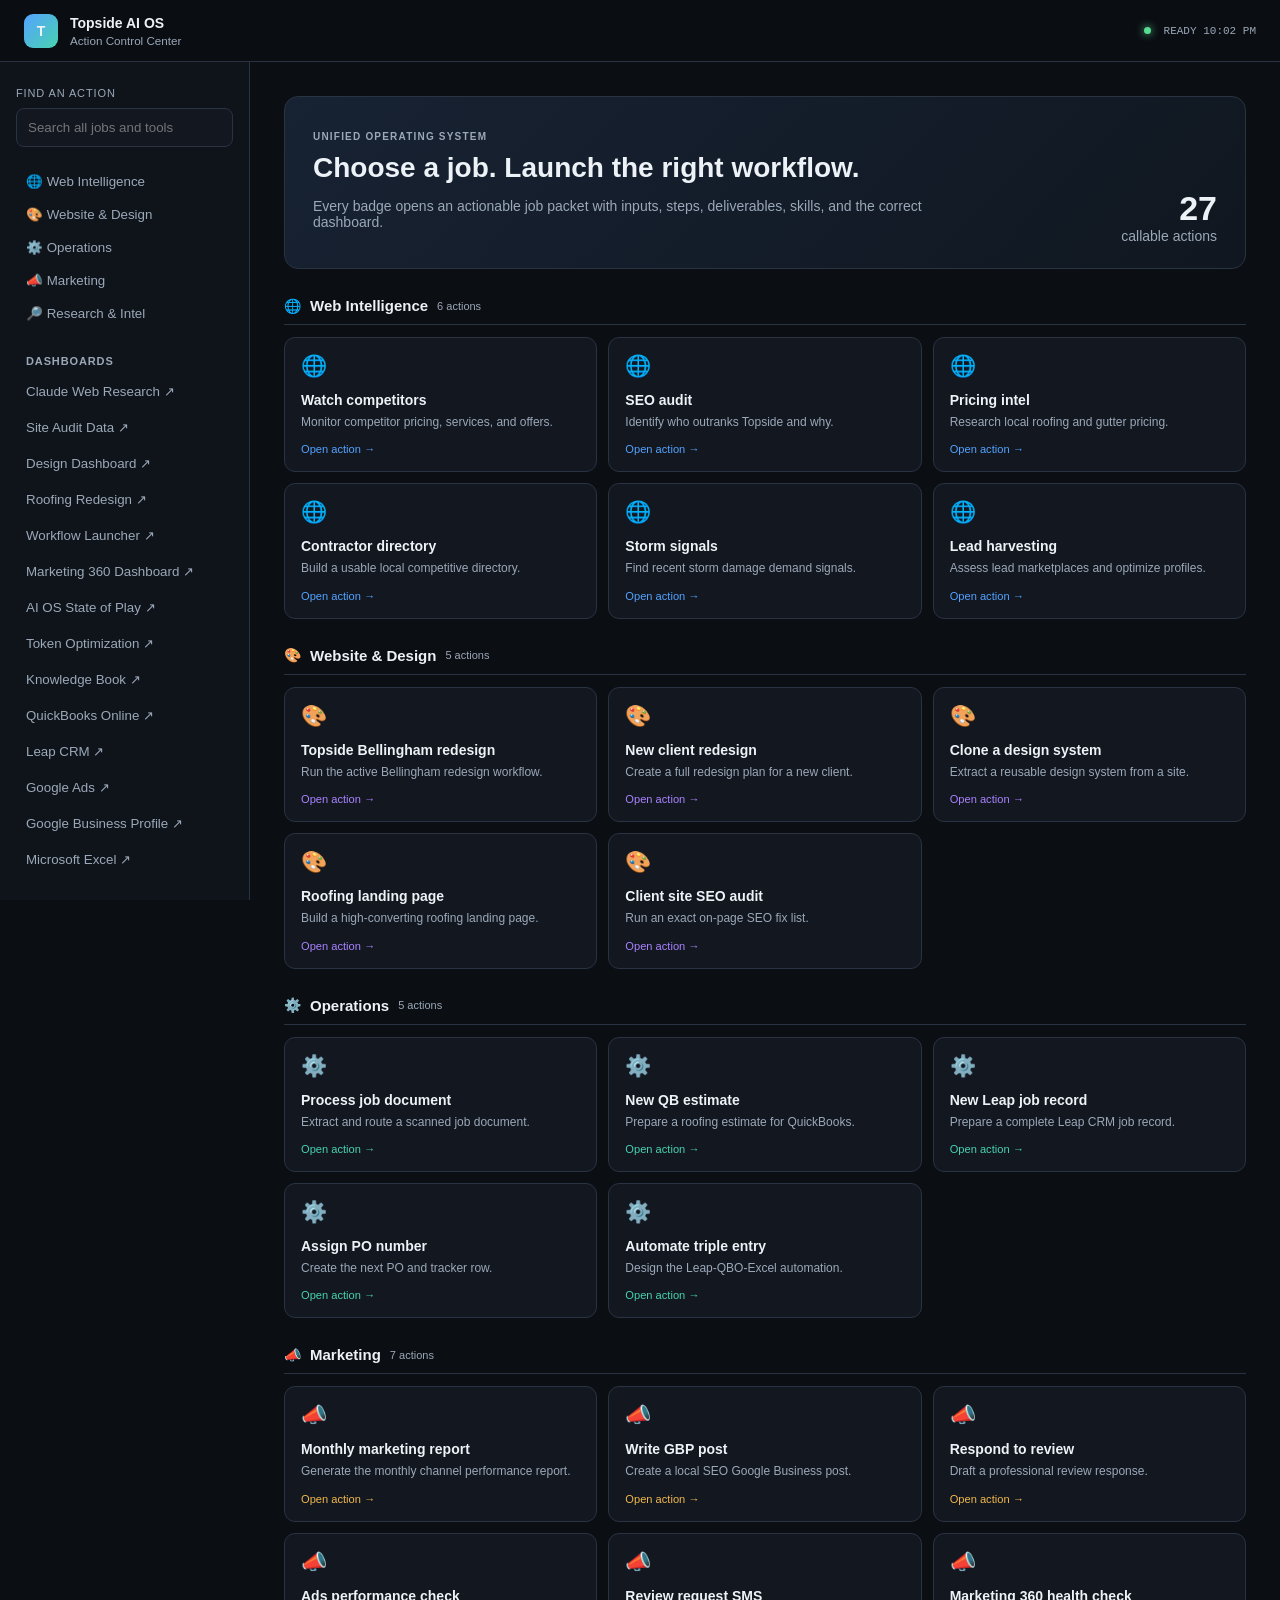
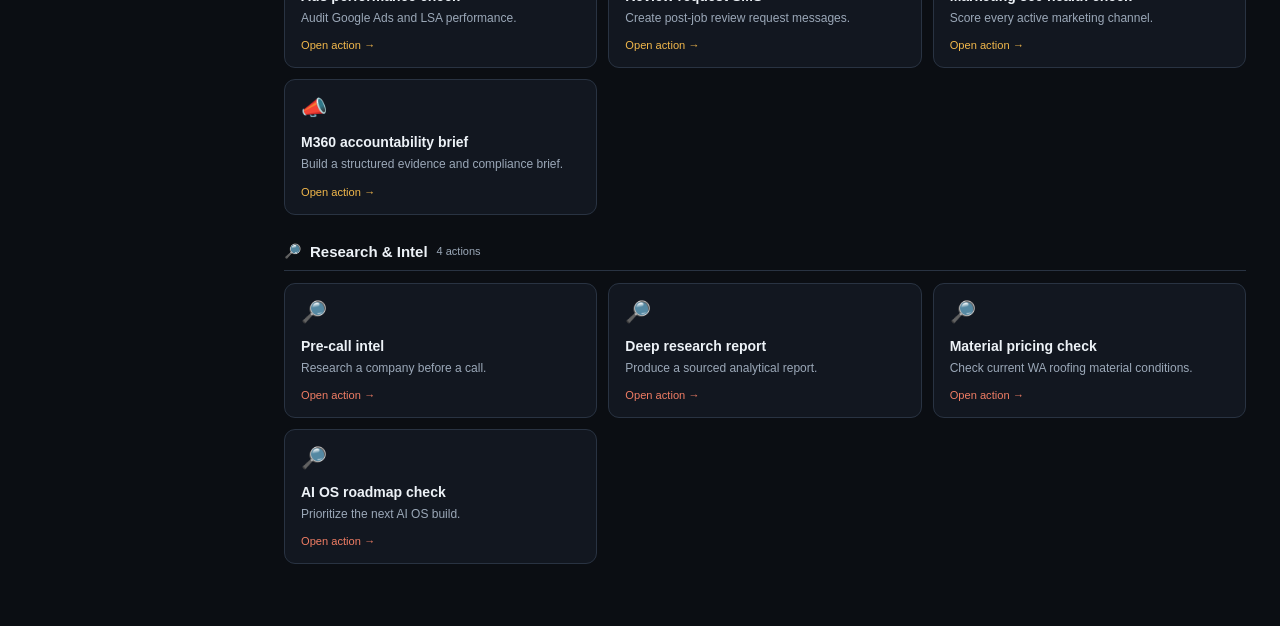
<file: index.html>
<!doctype html>
<html lang="en">
<head>
  <meta charset="utf-8">
  <meta name="viewport" content="width=device-width, initial-scale=1">
  <title>Topside AI OS Control Center</title>
  <link rel="stylesheet" href="styles.css">
</head>
<body>
  <header class="topbar">
    <div class="brand"><span class="mark">T</span><div><strong>Topside AI OS</strong><small>Action Control Center</small></div></div>
    <div class="status"><span></span> READY <time id="clock"></time></div>
  </header>
  <div class="layout">
    <aside>
      <label for="search">Find an action</label>
      <input id="search" type="search" placeholder="Search all jobs and tools">
      <nav id="nav"></nav>
      <h3>Dashboards</h3>
      <div id="tools" class="tool-list"></div>
    </aside>
    <main>
      <section class="hero">
        <div><p class="eyebrow">Unified operating system</p><h1>Choose a job. Launch the right workflow.</h1>
        <p>Every badge opens an actionable job packet with inputs, steps, deliverables, skills, and the correct dashboard.</p></div>
        <div class="stats"><strong id="actionCount">0</strong><span>callable actions</span></div>
      </section>
      <div id="sections"></div>
    </main>
  </div>

  <dialog id="actionDialog">
    <form method="dialog" class="dialog-shell">
      <button class="close" value="cancel" aria-label="Close">×</button>
      <p class="eyebrow" id="dialogCategory"></p>
      <h2 id="dialogTitle"></h2>
      <p id="dialogDescription"></p>
      <div class="detail-grid">
        <section><h3>Required inputs</h3><ul id="dialogInputs"></ul></section>
        <section><h3>Output contract</h3><ul id="dialogOutputs"></ul></section>
      </div>
      <label for="context">Job context / pasted data</label>
      <textarea id="context" rows="7" placeholder="Add the URL, customer details, source data, objective, or notes needed for this run."></textarea>
      <div class="buttons">
        <button type="button" class="primary" id="launchClaude">Launch in Claude</button>
        <button type="button" id="copyTask">Copy task</button>
        <button type="button" id="downloadTask">Download task</button>
        <button type="button" id="openTool">Open tool</button>
      </div>
      <p class="hint" id="dialogSkill"></p>
    </form>
  </dialog>
  <div id="toast" role="status"></div>
  <script src="app.js"></script>
</body>
</html>
</file>
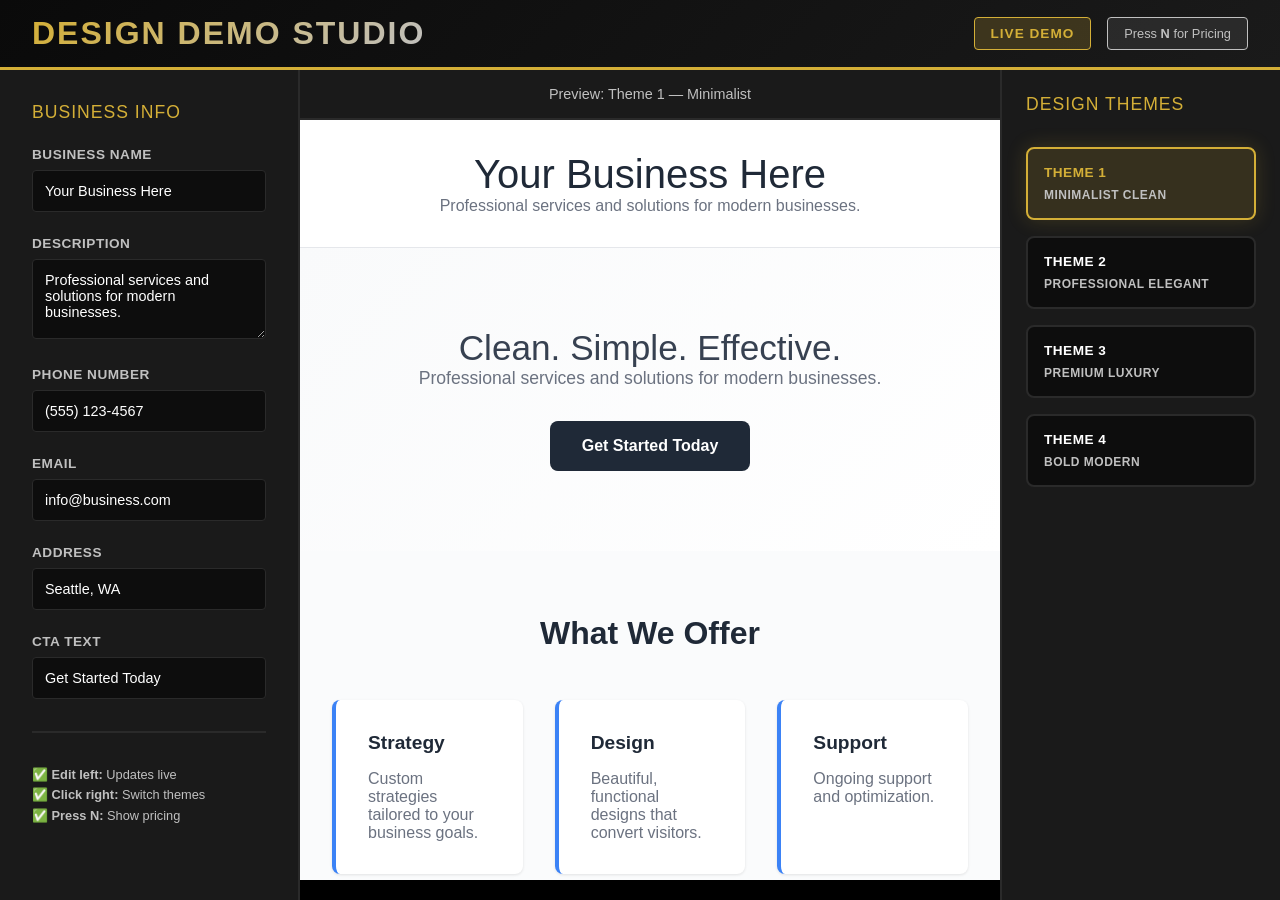
<file: dashboards/design-dashboard.html>
<!DOCTYPE html>
<html lang="en">
<head>
    <meta charset="UTF-8">
    <meta name="viewport" content="width=device-width, initial-scale=1.0">
    <title>Design Demo Studio — Complete Pitch Tool</title>
    <style>
        * { margin: 0; padding: 0; box-sizing: border-box; }
        
        :root {
            --gold: #d4af37;
            --silver: #c0c0c0;
            --black: #000000;
            --dark: #0a0a0a;
            --gray: #1a1a1a;
            --light-gray: #2a2a2a;
            --white: #ffffff;
        }
        
        html { scroll-behavior: smooth; }
        
        body {
            font-family: -apple-system, BlinkMacSystemFont, 'Segoe UI', Roboto, sans-serif;
            background: var(--black);
            color: var(--white);
            overflow: hidden;
        }
        
        /* HEADER */
        .header {
            background: linear-gradient(135deg, var(--dark), var(--gray));
            border-bottom: 3px solid var(--gold);
            padding: 1.5rem 2rem;
            text-align: center;
            box-shadow: 0 8px 32px rgba(212, 175, 55, 0.1);
            display: flex;
            justify-content: space-between;
            align-items: center;
            height: 70px;
            z-index: 50;
        }
        
        .header h1 {
            font-size: 2rem;
            font-weight: 700;
            letter-spacing: 2px;
            background: linear-gradient(135deg, var(--gold), var(--silver));
            -webkit-background-clip: text;
            -webkit-text-fill-color: transparent;
            background-clip: text;
            text-transform: uppercase;
        }
        
        .header-controls {
            display: flex;
            gap: 1rem;
            align-items: center;
        }
        
        .mode-indicator {
            background: rgba(212, 175, 55, 0.2);
            border: 1px solid var(--gold);
            padding: 0.5rem 1rem;
            border-radius: 0.25rem;
            font-size: 0.85rem;
            text-transform: uppercase;
            letter-spacing: 1px;
            font-weight: 600;
            color: var(--gold);
        }
        
        .keyboard-shortcut {
            background: rgba(192, 192, 192, 0.1);
            border: 1px solid var(--silver);
            padding: 0.5rem 1rem;
            border-radius: 0.25rem;
            font-size: 0.8rem;
            color: var(--silver);
        }
        
        /* MAIN CONTENT AREA */
        .content {
            display: grid;
            grid-template-columns: 300px 1fr 280px;
            gap: 0;
            height: calc(100vh - 70px);
            position: relative;
        }
        
        /* CONTROL PANEL */
        .control-panel {
            background: var(--gray);
            border-right: 2px solid var(--light-gray);
            padding: 2rem;
            overflow-y: auto;
        }
        
        .control-panel h2 {
            font-size: 1.1rem;
            margin-bottom: 1.5rem;
            color: var(--gold);
            text-transform: uppercase;
            letter-spacing: 1px;
        }
        
        .form-group {
            margin-bottom: 1.5rem;
        }
        
        .form-group label {
            display: block;
            font-size: 0.85rem;
            color: var(--silver);
            margin-bottom: 0.5rem;
            text-transform: uppercase;
            letter-spacing: 0.5px;
            font-weight: 600;
        }
        
        .form-group input,
        .form-group textarea {
            width: 100%;
            padding: 0.75rem;
            border: 1px solid var(--light-gray);
            background: rgba(0, 0, 0, 0.5);
            color: var(--white);
            border-radius: 0.25rem;
            font-family: inherit;
            font-size: 0.9rem;
            transition: all 0.3s;
        }
        
        .form-group input:focus,
        .form-group textarea:focus {
            outline: none;
            border-color: var(--gold);
            box-shadow: 0 0 0 3px rgba(212, 175, 55, 0.1);
        }
        
        .form-group textarea {
            resize: vertical;
            min-height: 80px;
        }
        
        /* PREVIEW PANEL */
        .preview-panel {
            background: var(--black);
            overflow: hidden;
            position: relative;
        }
        
        .preview-header {
            background: var(--gray);
            padding: 1rem;
            text-align: center;
            border-bottom: 2px solid var(--light-gray);
            color: var(--silver);
            font-size: 0.9rem;
        }
        
        .preview-frame {
            width: 100%;
            height: calc(100vh - 140px);
            background: var(--black);
            border: none;
            overflow: auto;
        }
        
        /* TEMPLATE PANEL */
        .template-panel {
            background: var(--gray);
            border-left: 2px solid var(--light-gray);
            padding: 1.5rem;
            overflow-y: auto;
            display: flex;
            flex-direction: column;
            gap: 1rem;
        }
        
        .template-panel h2 {
            font-size: 1.1rem;
            margin-bottom: 1rem;
            color: var(--gold);
            text-transform: uppercase;
            letter-spacing: 1px;
        }
        
        .template-selector {
            display: flex;
            flex-direction: column;
            gap: 1rem;
        }
        
        .template-btn {
            padding: 1rem;
            border: 2px solid var(--light-gray);
            background: rgba(0, 0, 0, 0.5);
            color: var(--white);
            border-radius: 0.5rem;
            cursor: pointer;
            transition: all 0.3s;
            text-align: left;
            font-weight: 600;
            text-transform: uppercase;
            letter-spacing: 0.5px;
            font-size: 0.85rem;
        }
        
        .template-btn:hover {
            border-color: var(--silver);
            background: rgba(192, 192, 192, 0.1);
        }
        
        .template-btn.active {
            border-color: var(--gold);
            background: rgba(212, 175, 55, 0.15);
            color: var(--gold);
            box-shadow: 0 0 20px rgba(212, 175, 55, 0.2);
        }
        
        .template-description {
            font-size: 0.75rem;
            color: var(--silver);
            margin-top: 0.5rem;
        }
        
        /* PRICING SCREEN (Modal-style overlay) */
        .pricing-modal {
            position: fixed;
            top: 70px;
            left: 0;
            right: 0;
            bottom: 0;
            background: var(--black);
            z-index: 1000;
            display: none;
            overflow-y: auto;
            opacity: 0;
            transition: opacity 0.3s ease-out;
        }
        
        .pricing-modal.active {
            display: block;
            opacity: 1;
        }
        
        .pricing-container {
            max-width: 1400px;
            margin: 0 auto;
            padding: 3rem 2rem;
        }
        
        .pricing-header {
            text-align: center;
            margin-bottom: 3rem;
        }
        
        .pricing-header h1 {
            font-size: 2.5rem;
            font-weight: 700;
            background: linear-gradient(135deg, var(--gold), var(--silver));
            -webkit-background-clip: text;
            -webkit-text-fill-color: transparent;
            background-clip: text;
            margin-bottom: 0.5rem;
        }
        
        .pricing-header p {
            color: var(--silver);
            font-size: 1.1rem;
        }
        
        .pricing-tabs {
            display: flex;
            gap: 1rem;
            justify-content: center;
            margin-bottom: 2rem;
            flex-wrap: wrap;
        }
        
        .pricing-tab-btn {
            padding: 0.8rem 1.5rem;
            border: 2px solid var(--light-gray);
            background: rgba(0, 0, 0, 0.3);
            color: var(--white);
            border-radius: 0.5rem;
            cursor: pointer;
            font-weight: 600;
            text-transform: uppercase;
            letter-spacing: 1px;
            transition: all 0.3s;
        }
        
        .pricing-tab-btn:hover {
            border-color: var(--gold);
        }
        
        .pricing-tab-btn.active {
            background: var(--gold);
            color: var(--black);
            border-color: var(--gold);
        }
        
        .pricing-tab-content {
            display: none;
        }
        
        .pricing-tab-content.active {
            display: block;
            animation: fadeIn 0.5s ease-out;
        }
        
        @keyframes fadeIn {
            from { opacity: 0; }
            to { opacity: 1; }
        }
        
        .comparison-table {
            background: linear-gradient(135deg, rgba(26, 26, 26, 0.9), rgba(42, 42, 42, 0.9));
            border: 1px solid var(--light-gray);
            border-radius: 1rem;
            overflow: hidden;
            margin-bottom: 3rem;
        }
        
        table {
            width: 100%;
            border-collapse: collapse;
        }
        
        th {
            background: linear-gradient(135deg, var(--gold) 0%, #c9a227 100%);
            color: #000;
            padding: 1.5rem;
            text-align: center;
            font-weight: 700;
            letter-spacing: 1px;
        }
        
        th:first-child {
            text-align: left;
            background: linear-gradient(135deg, var(--light-gray), var(--gray));
            color: var(--gold);
        }
        
        td {
            padding: 1.2rem;
            border-bottom: 1px solid var(--light-gray);
            text-align: center;
            font-size: 0.95rem;
        }
        
        td:first-child {
            text-align: left;
            font-weight: 600;
            color: var(--silver);
            background: rgba(0, 0, 0, 0.3);
            border-right: 1px solid var(--light-gray);
        }
        
        .price {
            font-size: 1.3rem;
            font-weight: 700;
            color: var(--gold);
        }
        
        .check {
            color: #4ade80;
            font-weight: bold;
        }
        
        .x {
            color: #ef4444;
            font-weight: bold;
        }
        
        .card-grid {
            display: grid;
            grid-template-columns: repeat(auto-fit, minmax(350px, 1fr));
            gap: 2rem;
            margin-bottom: 3rem;
        }
        
        .pricing-card {
            background: linear-gradient(135deg, rgba(26, 26, 26, 0.95), rgba(42, 42, 42, 0.95));
            border: 2px solid var(--light-gray);
            border-radius: 1rem;
            padding: 2.5rem;
            transition: all 0.3s;
            position: relative;
        }
        
        .pricing-card:hover {
            border-color: var(--gold);
            transform: translateY(-10px);
            box-shadow: 0 20px 40px rgba(212, 175, 55, 0.15);
        }
        
        .pricing-card.featured {
            border: 3px solid var(--gold);
            background: linear-gradient(135deg, rgba(32, 32, 32, 0.98), rgba(50, 50, 50, 0.98));
            transform: scale(1.05);
        }
        
        .card-badge {
            position: absolute;
            top: -15px;
            right: 20px;
            background: var(--gold);
            color: #000;
            padding: 0.5rem 1.5rem;
            border-radius: 0 0 0.5rem 0.5rem;
            font-weight: 700;
            text-transform: uppercase;
            font-size: 0.8rem;
        }
        
        .card-title {
            font-size: 1.8rem;
            margin-bottom: 1rem;
            color: var(--white);
            font-weight: 700;
        }
        
        .card-price {
            font-size: 2.5rem;
            color: var(--gold);
            font-weight: 700;
            margin-bottom: 0.5rem;
        }
        
        .card-duration {
            color: var(--silver);
            margin-bottom: 2rem;
            font-size: 0.95rem;
        }
        
        .card-features {
            list-style: none;
            margin-bottom: 2rem;
        }
        
        .card-features li {
            padding: 0.8rem 0;
            border-bottom: 1px solid var(--light-gray);
            font-size: 0.95rem;
        }
        
        .card-features li:last-child {
            border-bottom: none;
        }
        
        ::-webkit-scrollbar {
            width: 8px;
        }
        
        ::-webkit-scrollbar-track {
            background: var(--black);
        }
        
        ::-webkit-scrollbar-thumb {
            background: var(--gold);
            border-radius: 4px;
        }
        
        ::-webkit-scrollbar-thumb:hover {
            background: var(--silver);
        }
    </style>
</head>
<body>
    <div class="header">
        <h1>Design Demo Studio</h1>
        <div class="header-controls">
            <div class="mode-indicator" id="modeIndicator">Live Demo</div>
            <div class="keyboard-shortcut">Press <strong>N</strong> for Pricing</div>
        </div>
    </div>

    <!-- MAIN DASHBOARD -->
    <div class="content">
        <!-- LEFT: CONTROL PANEL -->
        <div class="control-panel">
            <h2>Business Info</h2>
            
            <div class="form-group">
                <label>Business Name</label>
                <input type="text" id="businessName" placeholder="Enter client business name" value="Your Business Here">
            </div>
            
            <div class="form-group">
                <label>Description</label>
                <textarea id="businessDesc" placeholder="Enter business description">Professional services and solutions for modern businesses.</textarea>
            </div>
            
            <div class="form-group">
                <label>Phone Number</label>
                <input type="text" id="businessPhone" placeholder="(555) 123-4567" value="(555) 123-4567">
            </div>
            
            <div class="form-group">
                <label>Email</label>
                <input type="email" id="businessEmail" placeholder="info@business.com" value="info@business.com">
            </div>
            
            <div class="form-group">
                <label>Address</label>
                <input type="text" id="businessAddress" placeholder="City, State" value="Seattle, WA">
            </div>
            
            <div class="form-group">
                <label>CTA Text</label>
                <input type="text" id="ctaText" placeholder="Get Started" value="Get Started Today">
            </div>
            
            <hr style="border: 1px solid var(--light-gray); margin: 2rem 0;">
            
            <p style="font-size: 0.8rem; color: var(--silver); line-height: 1.6;">
                ✅ <strong>Edit left:</strong> Updates live<br>
                ✅ <strong>Click right:</strong> Switch themes<br>
                ✅ <strong>Press N:</strong> Show pricing
            </p>
        </div>

        <!-- CENTER: PREVIEW -->
        <div class="preview-panel">
            <div class="preview-header">
                Preview: <span id="activeTemplate">Theme 1 — Minimalist</span>
            </div>
            <div id="preview" class="preview-frame"></div>
        </div>

        <!-- RIGHT: TEMPLATE SELECTOR -->
        <div class="template-panel">
            <h2>Design Themes</h2>
            <div class="template-selector">
                <button class="template-btn active" data-template="1">
                    Theme 1
                    <div class="template-description">Minimalist Clean</div>
                </button>
                <button class="template-btn" data-template="2">
                    Theme 2
                    <div class="template-description">Professional Elegant</div>
                </button>
                <button class="template-btn" data-template="3">
                    Theme 3
                    <div class="template-description">Premium Luxury</div>
                </button>
                <button class="template-btn" data-template="4">
                    Theme 4
                    <div class="template-description">Bold Modern</div>
                </button>
            </div>
        </div>
    </div>

    <!-- PRICING MODAL (Separate screen) -->
    <div id="pricingModal" class="pricing-modal">
        <div class="pricing-container">
            <div class="pricing-header">
                <h1>Pricing Plans</h1>
                <p>Choose the perfect plan for your business</p>
            </div>
            
            <div class="pricing-tabs">
                <button class="pricing-tab-btn active" onclick="showPricingTab('table')">Table</button>
                <button class="pricing-tab-btn" onclick="showPricingTab('cards')">Cards</button>
            </div>
            
            <!-- TABLE VIEW -->
            <div id="table" class="pricing-tab-content active">
                <div class="comparison-table">
                    <table>
                        <thead>
                            <tr>
                                <th>Feature</th>
                                <th>FOUNDATIONS<br><span class="price">$2,500</span></th>
                                <th>PROFESSIONAL<br><span class="price">$5,000</span></th>
                                <th>UNLIMITED<br><span class="price">$15K-50K+</span></th>
                            </tr>
                        </thead>
                        <tbody>
                            <tr>
                                <td>Timeline</td>
                                <td>2-3 weeks</td>
                                <td>4-5 weeks</td>
                                <td>6-12 weeks</td>
                            </tr>
                            <tr>
                                <td>Pages</td>
                                <td>5</td>
                                <td>10+</td>
                                <td>Unlimited</td>
                            </tr>
                            <tr>
                                <td>Animations</td>
                                <td>Basic</td>
                                <td>Advanced</td>
                                <td>Custom</td>
                            </tr>
                            <tr>
                                <td>Email Automation</td>
                                <td>Basic setup</td>
                                <td>Full sequences</td>
                                <td>Advanced + CRM</td>
                            </tr>
                            <tr>
                                <td>AI Content</td>
                                <td><span class="x">✗</span></td>
                                <td><span class="check">✓</span></td>
                                <td><span class="check">✓ Advanced</span></td>
                            </tr>
                            <tr>
                                <td>E-Commerce</td>
                                <td><span class="x">✗</span></td>
                                <td><span class="x">✗</span></td>
                                <td><span class="check">✓</span></td>
                            </tr>
                            <tr>
                                <td>CRM Integration</td>
                                <td><span class="x">✗</span></td>
                                <td><span class="x">✗</span></td>
                                <td><span class="check">✓</span></td>
                            </tr>
                            <tr>
                                <td>Support</td>
                                <td>None</td>
                                <td>30 days</td>
                                <td>Ongoing</td>
                            </tr>
                            <tr>
                                <td>Revisions</td>
                                <td>1 round</td>
                                <td>2 rounds</td>
                                <td>Unlimited</td>
                            </tr>
                            <tr>
                                <td>White-Label</td>
                                <td><span class="x">✗</span></td>
                                <td><span class="x">✗</span></td>
                                <td><span class="check">✓</span></td>
                            </tr>
                        </tbody>
                    </table>
                </div>
            </div>
            
            <!-- CARD VIEW -->
            <div id="cards" class="pricing-tab-content">
                <div class="card-grid">
                    <div class="pricing-card">
                        <div class="card-title">Foundations</div>
                        <div class="card-price">$2,500</div>
                        <div class="card-duration">2-3 weeks • 5 pages</div>
                        <ul class="card-features">
                            <li><span class="check">✓</span> 5 Pages</li>
                            <li><span class="check">✓</span> Basic Animations</li>
                            <li><span class="check">✓</span> Basic Email Setup</li>
                            <li><span class="x">✗</span> No AI Content</li>
                            <li><span class="x">✗</span> No E-Commerce</li>
                            <li><span class="x">✗</span> No CRM</li>
                            <li><span class="x">✗</span> No Support</li>
                            <li><span class="check">✓</span> 1 Revision Round</li>
                        </ul>
                    </div>
                    
                    <div class="pricing-card featured">
                        <div class="card-badge">Most Popular</div>
                        <div class="card-title">Professional</div>
                        <div class="card-price">$5,000</div>
                        <div class="card-duration">4-5 weeks • 10+ pages</div>
                        <ul class="card-features">
                            <li><span class="check">✓</span> 10+ Pages</li>
                            <li><span class="check">✓</span> Advanced Animations</li>
                            <li><span class="check">✓</span> Full Email Sequences</li>
                            <li><span class="check">✓</span> AI Content</li>
                            <li><span class="x">✗</span> No E-Commerce</li>
                            <li><span class="x">✗</span> No CRM</li>
                            <li><span class="check">✓</span> 30 Days Support</li>
                            <li><span class="check">✓</span> 2 Revision Rounds</li>
                        </ul>
                    </div>
                    
                    <div class="pricing-card">
                        <div class="card-badge">Enterprise</div>
                        <div class="card-title">Unlimited</div>
                        <div class="card-price">$15K-50K+</div>
                        <div class="card-duration">6-12 weeks • Unlimited</div>
                        <ul class="card-features">
                            <li><span class="check">✓</span> Unlimited Pages</li>
                            <li><span class="check">✓</span> Custom Animations</li>
                            <li><span class="check">✓</span> Advanced Email + CRM</li>
                            <li><span class="check">✓</span> Advanced AI Content</li>
                            <li><span class="check">✓</span> E-Commerce</li>
                            <li><span class="check">✓</span> CRM Integration</li>
                            <li><span class="check">✓</span> Ongoing Support</li>
                            <li><span class="check">✓</span> Unlimited Revisions</li>
                        </ul>
                    </div>
                </div>
            </div>
        </div>
    </div>

    <script>
        let currentTemplate = '1';
        
        // Get template HTML with 4 distinct designs
        function getTemplateHTML(template) {
            const name = document.getElementById('businessName').value || 'Your Business';
            const desc = document.getElementById('businessDesc').value || 'Professional services';
            const phone = document.getElementById('businessPhone').value || '(555) 123-4567';
            const email = document.getElementById('businessEmail').value || 'info@business.com';
            const address = document.getElementById('businessAddress').value || 'City, State';
            const cta = document.getElementById('ctaText').value || 'Get Started';
            
            const templates = {
                '1': `<!DOCTYPE html><html><head><style>* { margin: 0; padding: 0; box-sizing: border-box; }body { font-family: -apple-system, BlinkMacSystemFont, 'Segoe UI', sans-serif; background: linear-gradient(135deg, #f0f2f5 0%, #ffffff 100%); color: #1f2937; }header { background: #ffffff; padding: 2rem; text-align: center; border-bottom: 1px solid #e5e7eb; }h1 { font-size: 2.5rem; font-weight: 300; color: #1f2937; }h2 { font-size: 2.2rem; font-weight: 300; color: #374151; }.hero { padding: 5rem 2rem; text-align: center; background: linear-gradient(135deg, #f9fafb, #ffffff); }.hero p { font-size: 1.1rem; color: #6b7280; margin-bottom: 2rem; }.cta { background: #1f2937; color: #fff; padding: 1rem 2rem; text-decoration: none; display: inline-block; font-weight: 600; border-radius: 0.5rem; transition: all 0.3s; }.cta:hover { background: #111827; transform: scale(1.05); }.services { padding: 4rem 2rem; background: #fafbfc; }.services h3 { text-align: center; font-size: 2rem; color: #1f2937; margin-bottom: 3rem; }.grid { display: grid; grid-template-columns: repeat(3, 1fr); gap: 2rem; max-width: 1200px; margin: 0 auto; }.card { padding: 2rem; background: #fff; border-radius: 0.5rem; border-left: 4px solid #3b82f6; box-shadow: 0 1px 3px rgba(0,0,0,0.1); }.card h4 { color: #1f2937; margin-bottom: 1rem; font-size: 1.2rem; }.card p { color: #6b7280; }.footer { background: #1f2937; color: #fff; padding: 3rem 2rem; text-align: center; }</style></head><body><header><h1>${name}</h1><p style="color: #6b7280;">${desc}</p></header><div class="hero"><h2>Clean. Simple. Effective.</h2><p>${desc}</p><a href="#" class="cta">${cta}</a></div><div class="services"><h3>What We Offer</h3><div class="grid"><div class="card"><h4>Strategy</h4><p>Custom strategies tailored to your business goals.</p></div><div class="card"><h4>Design</h4><p>Beautiful, functional designs that convert visitors.</p></div><div class="card"><h4>Support</h4><p>Ongoing support and optimization.</p></div></div></div><footer><h4>${name}</h4><p>📍 ${address}</p><p>📞 ${phone}</p><p>✉️ ${email}</p></footer></body></html>`,
                '2': `<!DOCTYPE html><html><head><style>* { margin: 0; padding: 0; box-sizing: border-box; }body { font-family: Georgia, serif; background: #fafaf8; color: #2c2c2c; }header { background: linear-gradient(135deg, #2c2c2c, #1a1a1a); color: #fff; padding: 4rem 2rem; text-align: center; border-bottom: 3px solid #d4af37; }h1 { font-size: 3.5rem; font-weight: 400; letter-spacing: 3px; color: #d4af37; }h2 { font-size: 2.8rem; font-weight: 400; letter-spacing: 2px; color: #d4af37; }.hero { padding: 6rem 2rem; text-align: center; background: #ffffff; }.hero p { font-size: 1.2rem; color: #2c2c2c; margin-bottom: 2rem; letter-spacing: 0.5px; }.cta { background: #d4af37; color: #000; padding: 1.2rem 3rem; font-weight: 700; text-transform: uppercase; letter-spacing: 2px; border-radius: 0.25rem; transition: all 0.3s; text-decoration: none; display: inline-block; }.cta:hover { background: #c9a227; transform: scale(1.05); }.services { padding: 6rem 2rem; background: #fafaf8; }.services h3 { font-size: 2.8rem; font-weight: 400; color: #d4af37; text-align: center; margin-bottom: 4rem; letter-spacing: 2px; }.grid { display: grid; grid-template-columns: repeat(3, 1fr); gap: 3rem; max-width: 1200px; margin: 0 auto; }.card { padding: 3rem 2rem; text-align: center; background: #ffffff; border-top: 4px solid #d4af37; }.card h4 { font-size: 1.4rem; color: #d4af37; margin-bottom: 1rem; letter-spacing: 1px; }.card p { color: #2c2c2c; line-height: 1.8; }.footer { background: linear-gradient(135deg, #1a1a1a, #0a0a0a); color: #fff; padding: 4rem 2rem; border-top: 3px solid #d4af37; text-align: center; }.footer h4 { font-size: 2rem; color: #d4af37; letter-spacing: 2px; margin-bottom: 1rem; }</style></head><body><header><h1>${name}</h1><p style="color: #d4af37; letter-spacing: 1px;">${desc}</p></header><div class="hero"><h2>Elegant. Professional. Premium.</h2><p>${desc}</p><a href="#" class="cta">${cta}</a></div><div class="services"><h3>Premium Services</h3><div class="grid"><div class="card"><h4>Strategy</h4><p>Bespoke strategies crafted for your vision and goals.</p></div><div class="card"><h4>Design</h4><p>Premium aesthetics that command attention and trust.</p></div><div class="card"><h4>Excellence</h4><p>Seamless execution and dedicated support always.</p></div></div></div><footer><h4>${name}</h4><p>📍 ${address}</p><p>📞 ${phone}</p><p>✉️ ${email}</p></footer></body></html>`,
                '3': `<!DOCTYPE html><html><head><style>* { margin: 0; padding: 0; box-sizing: border-box; }body { font-family: Arial, sans-serif; background: #0a0a0a; color: #fff; }header { background: linear-gradient(135deg, #1a1a1a, #0a0a0a); border-bottom: 4px solid #d4af37; padding: 4rem 2rem; text-align: center; }h1 { font-size: 3.8rem; font-weight: 700; letter-spacing: 3px; background: linear-gradient(135deg, #d4af37, #c0c0c0); -webkit-background-clip: text; -webkit-text-fill-color: transparent; background-clip: text; }h2 { font-size: 3.2rem; background: linear-gradient(135deg, #d4af37, #c0c0c0); -webkit-background-clip: text; -webkit-text-fill-color: transparent; background-clip: text; letter-spacing: 2px; }.hero { padding: 7rem 2rem; text-align: center; background: radial-gradient(circle at 20% 50%, rgba(212, 175, 55, 0.15), transparent 60%); }.hero p { font-size: 1.3rem; color: #c0c0c0; margin-bottom: 2rem; letter-spacing: 1px; }.cta { background: #d4af37; color: #000; padding: 1.3rem 3.5rem; font-weight: 700; text-transform: uppercase; border-radius: 0.75rem; transition: all 0.3s; text-decoration: none; display: inline-block; letter-spacing: 2px; }.cta:hover { background: #fff; transform: scale(1.05); box-shadow: 0 20px 40px rgba(212, 175, 55, 0.3); }.services { padding: 7rem 2rem; }.services h3 { font-size: 3rem; text-align: center; background: linear-gradient(135deg, #d4af37, #c0c0c0); -webkit-background-clip: text; -webkit-text-fill-color: transparent; background-clip: text; margin-bottom: 4rem; letter-spacing: 2px; }.grid { display: grid; grid-template-columns: repeat(3, 1fr); gap: 2.5rem; max-width: 1200px; margin: 0 auto; }.card { padding: 3rem; background: linear-gradient(135deg, rgba(26, 26, 26, 0.95), rgba(42, 42, 42, 0.95)); border: 2px solid rgba(212, 175, 55, 0.4); border-radius: 0.75rem; transition: all 0.3s; }.card:hover { border-color: #d4af37; box-shadow: 0 20px 40px rgba(212, 175, 55, 0.2); }.card h4 { font-size: 1.6rem; color: #d4af37; margin-bottom: 1rem; letter-spacing: 1px; }.card p { color: #c0c0c0; line-height: 1.8; font-size: 1.05rem; }.footer { background: linear-gradient(135deg, #0a0a0a, #1a1a1a); border-top: 2px solid #d4af37; padding: 4rem 2rem; text-align: center; }.footer h4 { font-size: 2.2rem; color: #d4af37; letter-spacing: 2px; margin-bottom: 1.5rem; }.footer p { color: #c0c0c0; }</style></head><body><header><h1>${name}</h1><p style="color: #c0c0c0; letter-spacing: 1px;">${desc}</p></header><div class="hero"><h2>Exclusive. Premium. Bespoke.</h2><p>${desc}</p><a href="#" class="cta">${cta}</a></div><div class="services"><h3>Elite Services</h3><div class="grid"><div class="card"><h4>✨ Luxury Design</h4><p>Premium aesthetics that maximize impact and prestige.</p></div><div class="card"><h4>💎 Bespoke Strategy</h4><p>Custom approaches engineered for your market segment.</p></div><div class="card"><h4>🏆 Concierge Support</h4><p>White-glove service with dedicated expert partners.</p></div></div></div><footer><h4>${name}</h4><p>📍 ${address}</p><p>📞 ${phone}</p><p>✉️ ${email}</p></footer></body></html>`,
                '4': `<!DOCTYPE html><html><head><style>* { margin: 0; padding: 0; box-sizing: border-box; }body { font-family: Arial, sans-serif; background: #fff; color: #000; }header { background: linear-gradient(135deg, #FF6B35 0%, #004E89 100%); color: #fff; padding: 4rem 2rem; text-align: center; box-shadow: 0 10px 30px rgba(0,78,137,0.3); }h1 { font-size: 4rem; font-weight: 900; letter-spacing: 2px; text-transform: uppercase; }.header-p { color: #fff; font-size: 1.2rem; letter-spacing: 1px; }h2 { font-size: 3.5rem; color: #004E89; font-weight: 900; letter-spacing: 1px; text-transform: uppercase; }.hero { padding: 7rem 2rem; text-align: center; background: linear-gradient(135deg, #f5f5f5 0%, #fff 100%); }.hero p { font-size: 1.3rem; color: #333; margin-bottom: 2rem; font-weight: 500; }.cta { background: #FF6B35; color: #fff; padding: 1.5rem 3.5rem; font-weight: 900; text-transform: uppercase; border-radius: 1rem; transition: all 0.3s; text-decoration: none; display: inline-block; letter-spacing: 2px; box-shadow: 0 8px 20px rgba(255,107,53,0.3); }.cta:hover { background: #E85A25; transform: scale(1.08); box-shadow: 0 12px 30px rgba(255,107,53,0.5); }.services { padding: 7rem 2rem; background: #fff; }.services h3 { font-size: 3.2rem; font-weight: 900; color: #1a1a1a; text-align: center; margin-bottom: 4rem; text-transform: uppercase; letter-spacing: 2px; }.grid { display: grid; grid-template-columns: repeat(3, 1fr); gap: 2.5rem; max-width: 1200px; margin: 0 auto; }.card { padding: 3.5rem 2.5rem; border-radius: 1rem; color: #fff; font-weight: 600; text-align: center; transition: all 0.3s; }.card:nth-child(1) { background: linear-gradient(135deg, #FF6B35, #FF8C42); }.card:nth-child(2) { background: linear-gradient(135deg, #004E89, #0075C4); }.card:nth-child(3) { background: linear-gradient(135deg, #6A4C93, #8E7ABE); }.card:hover { transform: translateY(-10px); box-shadow: 0 15px 40px rgba(0,0,0,0.2); }.card h4 { font-size: 1.8rem; font-weight: 900; margin-bottom: 1.5rem; text-transform: uppercase; letter-spacing: 1px; }.card p { font-size: 1.1rem; line-height: 1.8; }.footer { background: linear-gradient(135deg, #1a1a1a, #000); color: #fff; padding: 5rem 2rem; text-align: center; }.footer h4 { font-size: 2.5rem; font-weight: 900; text-transform: uppercase; letter-spacing: 2px; margin-bottom: 1.5rem; color: #FF6B35; }.footer p { font-size: 1.1rem; margin-bottom: 0.5rem; }</style></head><body><header><h1>${name}</h1><p class="header-p">${desc}</p></header><div class="hero"><h2>Bold. Vibrant. Results.</h2><p>${desc}</p><a href="#" class="cta">${cta}</a></div><div class="services"><h3>Next-Level Capabilities</h3><div class="grid"><div class="card"><h4>🚀 Lightning Fast</h4><p>Results in weeks, not months. Rapid deployment.</p></div><div class="card"><h4>💪 Powerhouse</h4><p>Bold strategies that dominate your market space.</p></div><div class="card"><h4>🎯 Laser Focused</h4><p>Precision targeting on your ideal customers always.</p></div></div></div><footer><h4>${name}</h4><p>📍 ${address}</p><p>📞 ${phone}</p><p>✉️ ${email}</p></footer></body></html>`
            };
            
            return templates[template] || templates['1'];
        }
        
        // Update preview
        function updatePreview() {
            const html = getTemplateHTML(currentTemplate);
            document.getElementById('preview').innerHTML = html;
        }
        
        // Template names
        const templateNames = {
            '1': 'Theme 1 — Minimalist',
            '2': 'Theme 2 — Professional',
            '3': 'Theme 3 — Premium',
            '4': 'Theme 4 — Bold'
        };
        
        // Handle template switching
        document.querySelectorAll('.template-btn').forEach(btn => {
            btn.addEventListener('click', function() {
                document.querySelectorAll('.template-btn').forEach(b => b.classList.remove('active'));
                this.classList.add('active');
                currentTemplate = this.dataset.template;
                document.getElementById('activeTemplate').textContent = templateNames[currentTemplate];
                updatePreview();
            });
        });
        
        // Handle input changes
        document.querySelectorAll('input, textarea').forEach(el => {
            el.addEventListener('input', updatePreview);
        });
        
        // Pricing tab switching
        function showPricingTab(tabName) {
            document.querySelectorAll('.pricing-tab-content').forEach(tab => tab.classList.remove('active'));
            document.querySelectorAll('.pricing-tab-btn').forEach(btn => btn.classList.remove('active'));
            document.getElementById(tabName).classList.add('active');
            event.target.classList.add('active');
        }
        
        // KEYBOARD SHORTCUT: Press N to toggle between Dashboard and Pricing
        document.addEventListener('keydown', function(e) {
            if (e.key.toLowerCase() === 'n') {
                e.preventDefault();
                const pricingModal = document.getElementById('pricingModal');
                const modeIndicator = document.getElementById('modeIndicator');
                
                pricingModal.classList.toggle('active');
                
                if (pricingModal.classList.contains('active')) {
                    modeIndicator.textContent = 'Pricing Comparison';
                } else {
                    modeIndicator.textContent = 'Live Demo';
                }
            }
        });
        
        // Initial preview
        updatePreview();
    </script>
</body>
</html>
</file>
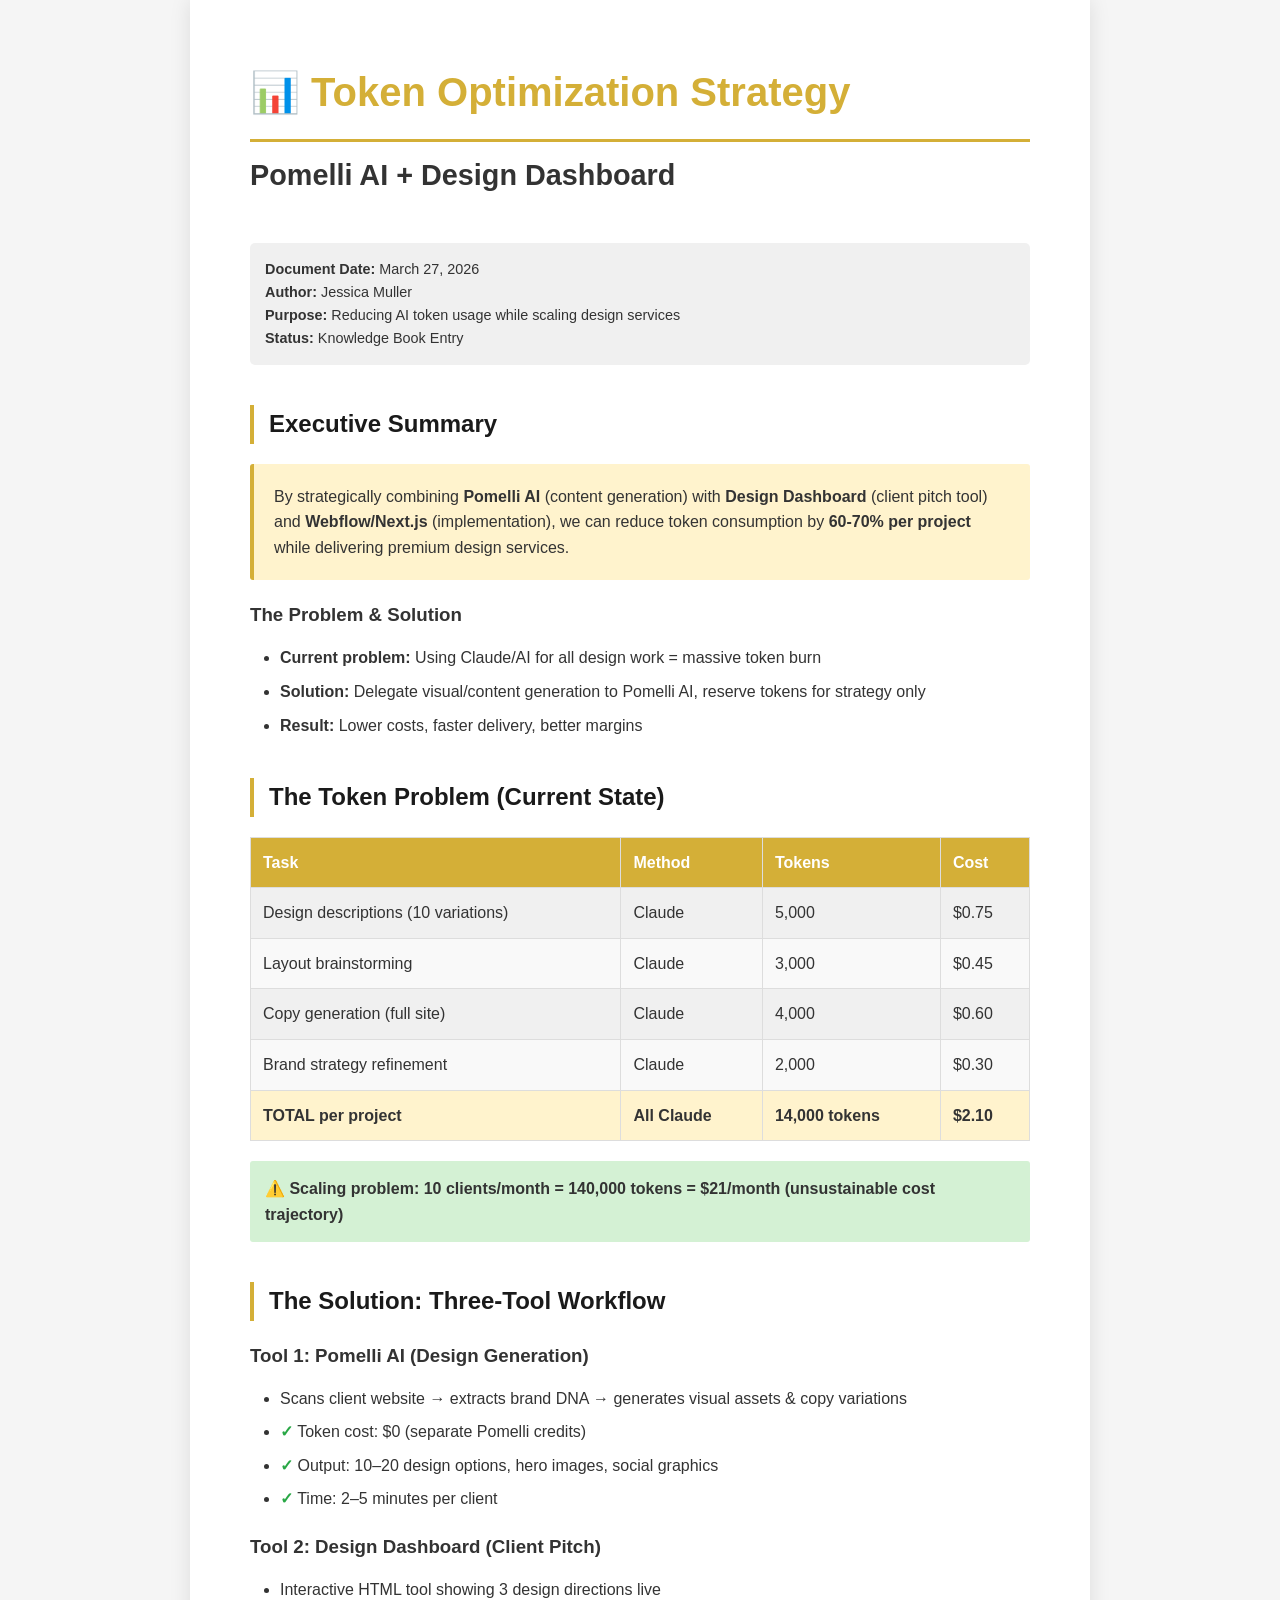
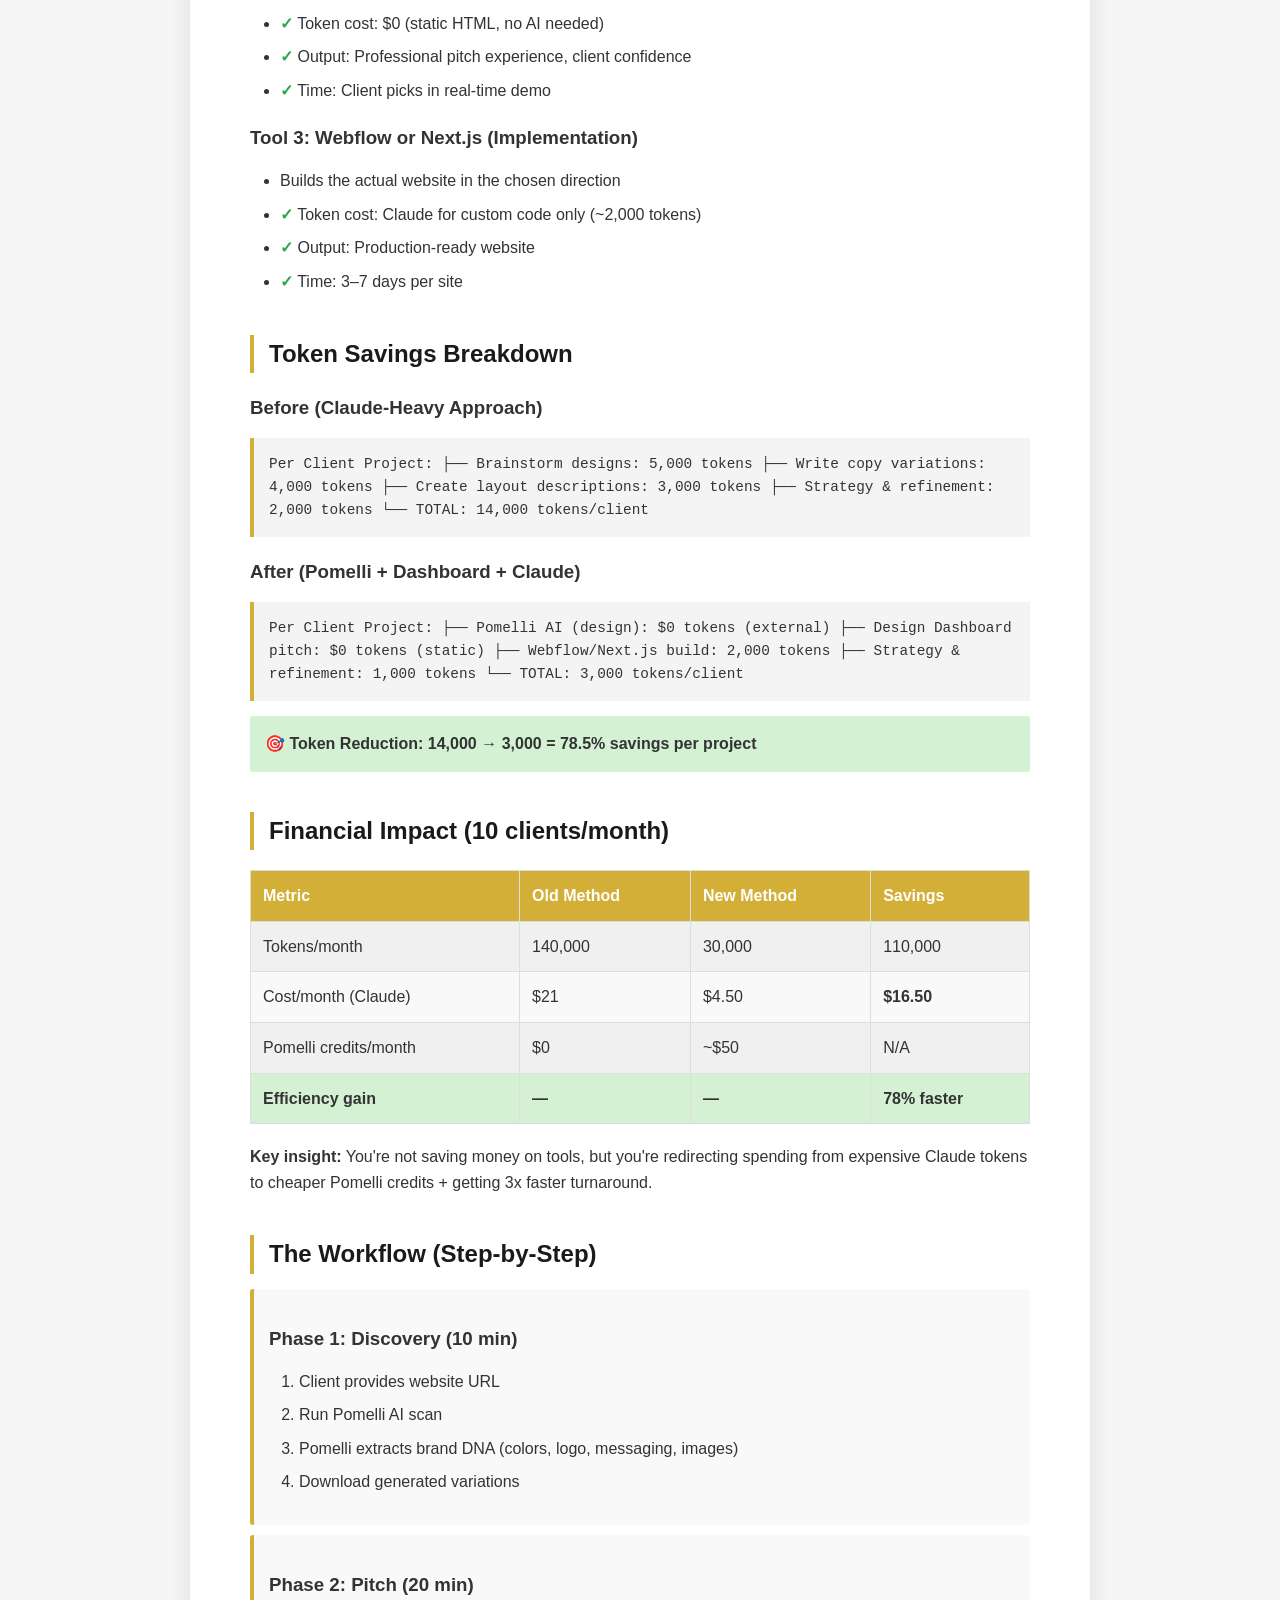
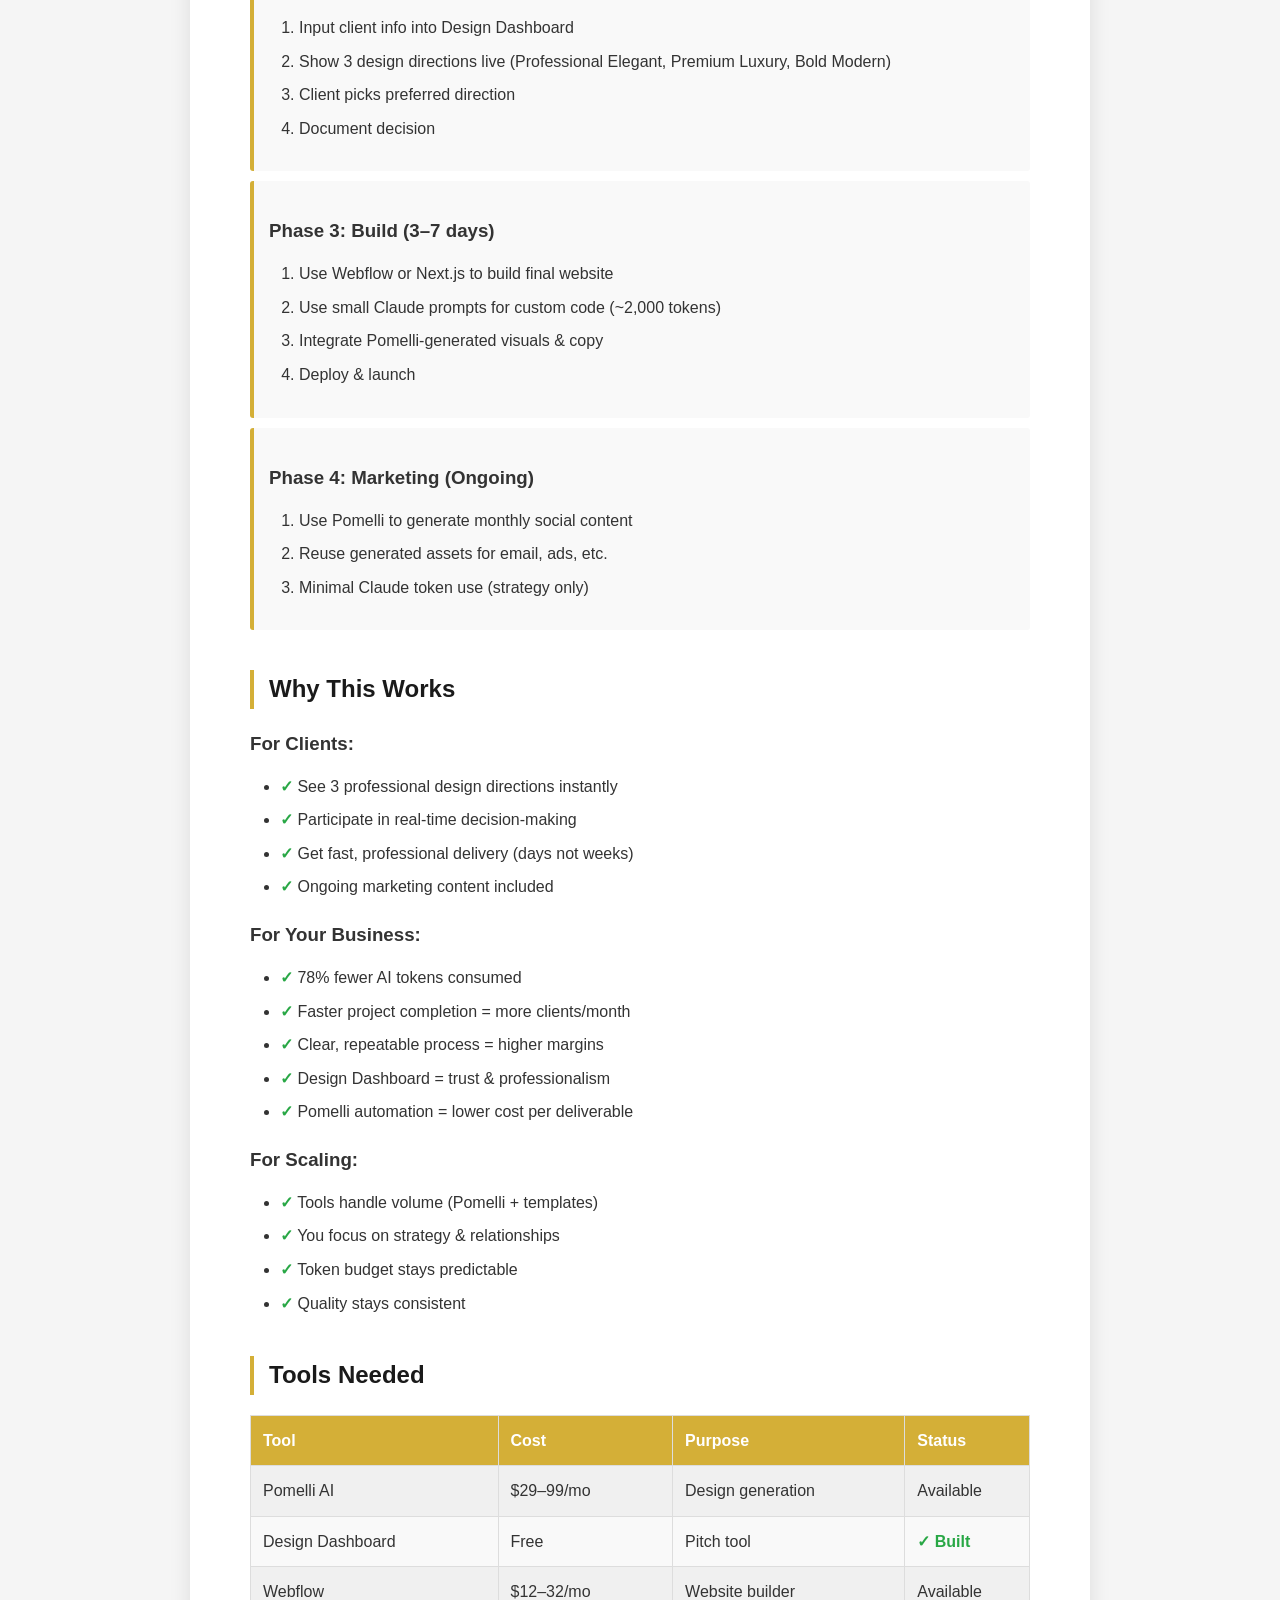
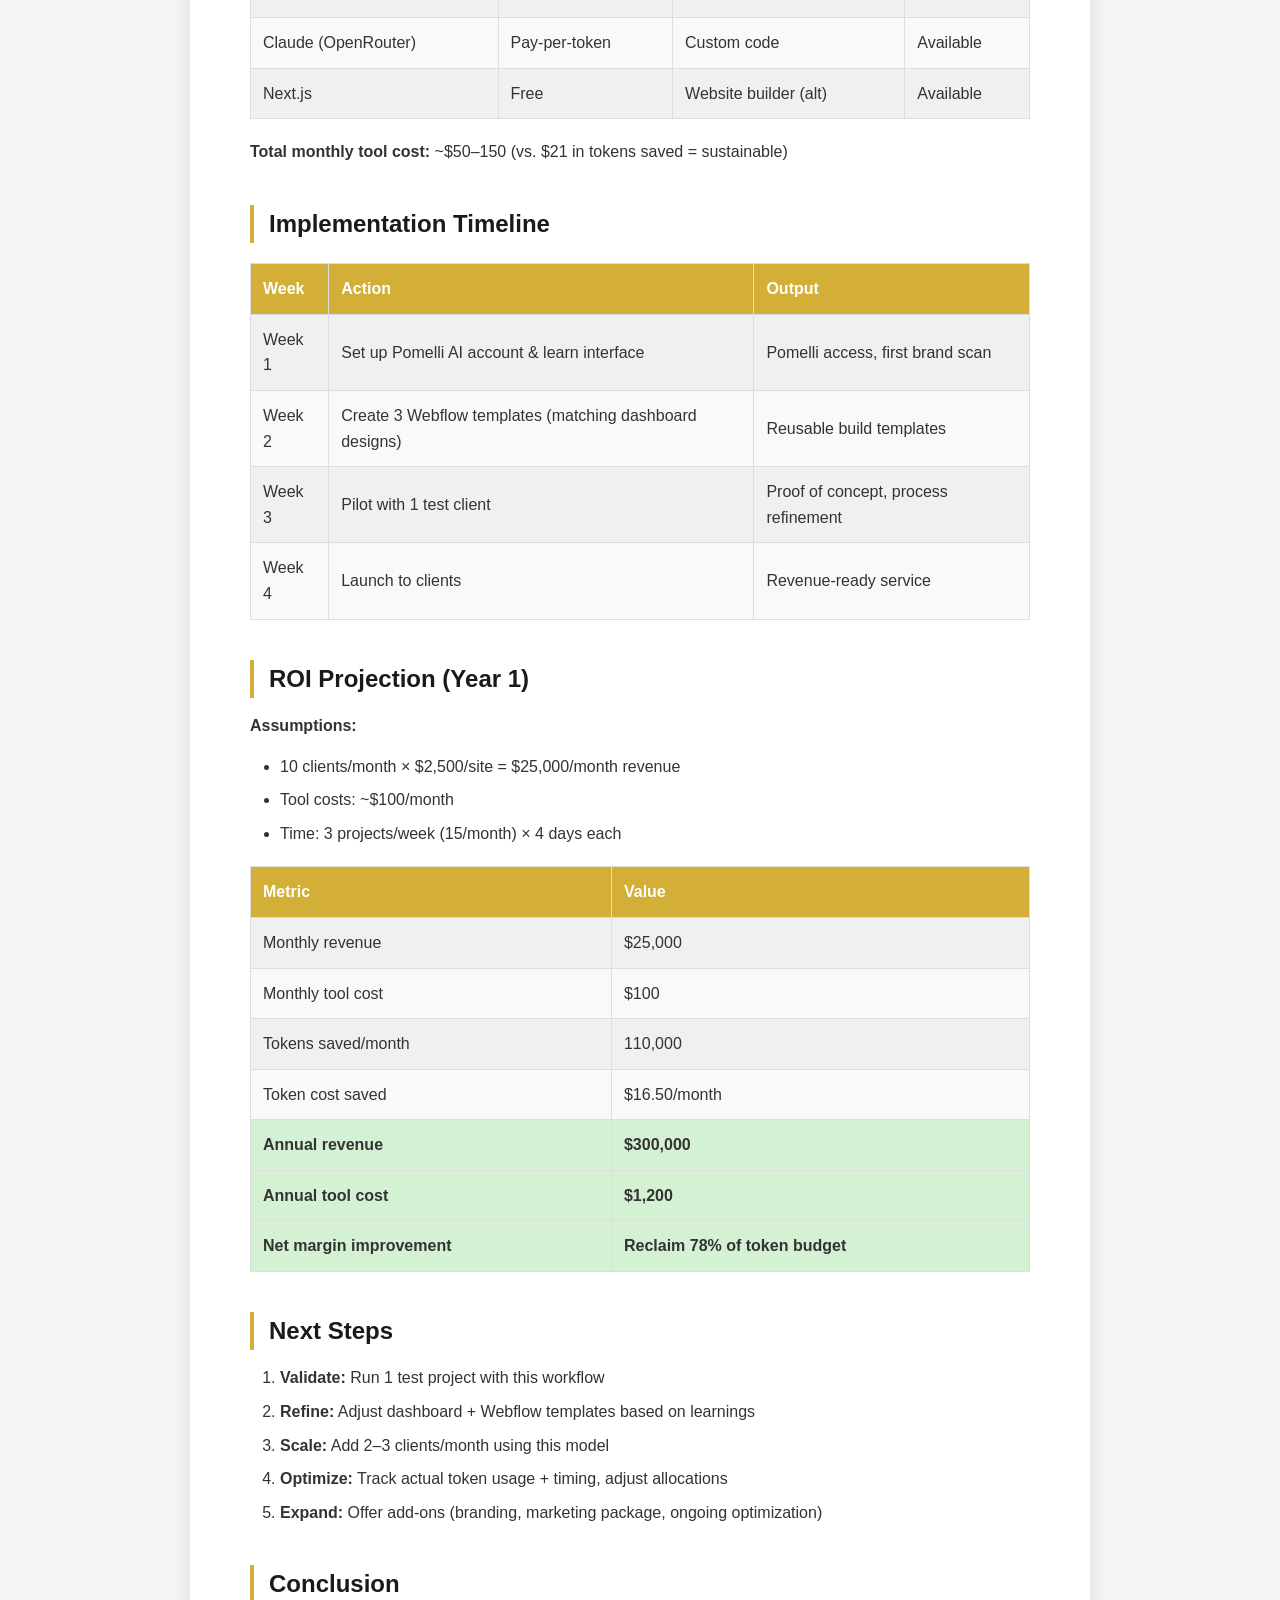
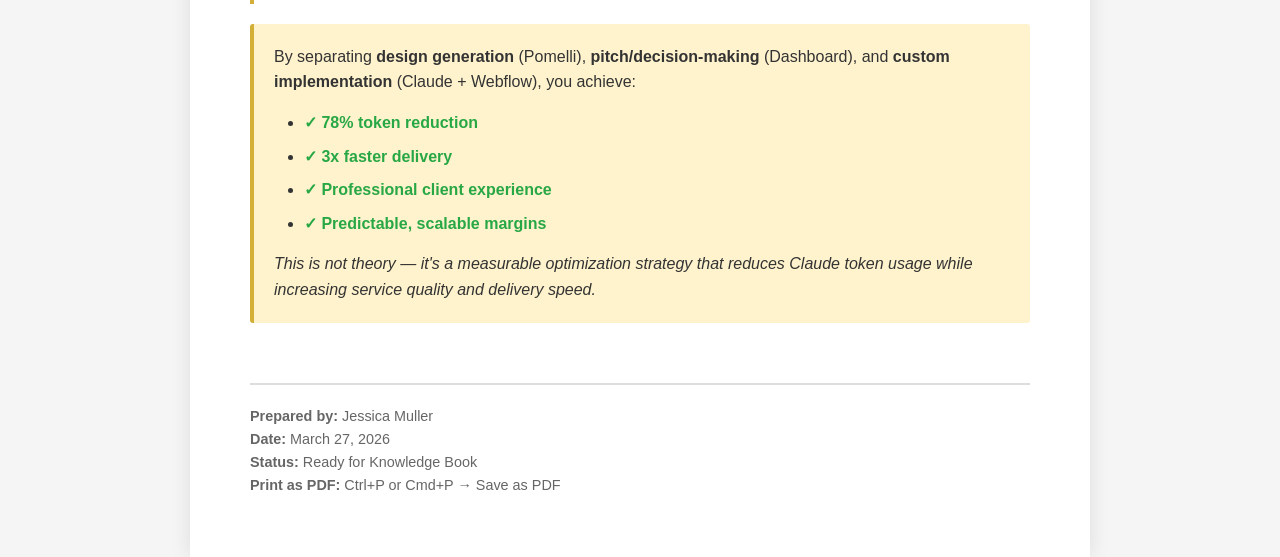
<file: dashboards/knowledge-book.html>
<!DOCTYPE html>
<html lang="en">
<head>
    <meta charset="UTF-8">
    <meta name="viewport" content="width=device-width, initial-scale=1.0">
    <title>Token Optimization Strategy: Pomelli AI + Design Dashboard</title>
    <style>
        * { margin: 0; padding: 0; box-sizing: border-box; }
        body {
            font-family: 'Segoe UI', Tahoma, Geneva, Verdana, sans-serif;
            line-height: 1.6;
            color: #333;
            background: #f5f5f5;
        }
        .container {
            max-width: 900px;
            margin: 0 auto;
            background: white;
            padding: 60px;
            box-shadow: 0 0 20px rgba(0,0,0,0.1);
        }
        h1 {
            color: #d4af37;
            border-bottom: 3px solid #d4af37;
            padding-bottom: 15px;
            margin-bottom: 30px;
            font-size: 2.5em;
        }
        h2 {
            color: #1a1a1a;
            margin-top: 40px;
            margin-bottom: 15px;
            border-left: 4px solid #d4af37;
            padding-left: 15px;
        }
        h3 {
            color: #333;
            margin-top: 20px;
            margin-bottom: 10px;
        }
        table {
            width: 100%;
            border-collapse: collapse;
            margin: 20px 0;
            background: #f9f9f9;
        }
        th, td {
            border: 1px solid #ddd;
            padding: 12px;
            text-align: left;
        }
        th {
            background: #d4af37;
            color: white;
            font-weight: 600;
        }
        tr:nth-child(even) {
            background: #f0f0f0;
        }
        .metadata {
            background: #f0f0f0;
            padding: 15px;
            border-radius: 5px;
            margin-bottom: 30px;
            font-size: 0.9em;
        }
        .summary-box {
            background: #fff3cd;
            border-left: 4px solid #d4af37;
            padding: 20px;
            margin: 20px 0;
            border-radius: 3px;
        }
        .savings-highlight {
            background: #d4f1d4;
            padding: 15px;
            border-radius: 3px;
            margin: 15px 0;
            font-weight: bold;
        }
        ul, ol {
            margin: 15px 0 15px 30px;
        }
        li {
            margin-bottom: 8px;
        }
        .checkmark {
            color: #28a745;
            font-weight: bold;
        }
        .code-block {
            background: #f4f4f4;
            border-left: 4px solid #d4af37;
            padding: 15px;
            margin: 15px 0;
            font-family: 'Courier New', monospace;
            font-size: 0.9em;
            overflow-x: auto;
        }
        .workflow-step {
            background: #f9f9f9;
            padding: 15px;
            margin: 10px 0;
            border-radius: 3px;
            border-left: 4px solid #d4af37;
        }
        .footer {
            margin-top: 60px;
            padding-top: 20px;
            border-top: 2px solid #ddd;
            font-size: 0.9em;
            color: #666;
        }
        @media print {
            body { background: white; }
            .container { box-shadow: none; max-width: 100%; }
            h1, h2 { page-break-after: avoid; }
            table { page-break-inside: avoid; }
        }
    </style>
</head>
<body>
    <div class="container">
        <h1>📊 Token Optimization Strategy</h1>
        <h1 style="font-size: 1.8em; border: none; color: #333; margin-top: -20px;">Pomelli AI + Design Dashboard</h1>

        <div class="metadata">
            <strong>Document Date:</strong> March 27, 2026<br>
            <strong>Author:</strong> Jessica Muller<br>
            <strong>Purpose:</strong> Reducing AI token usage while scaling design services<br>
            <strong>Status:</strong> Knowledge Book Entry
        </div>

        <h2>Executive Summary</h2>
        <div class="summary-box">
            By strategically combining <strong>Pomelli AI</strong> (content generation) with <strong>Design Dashboard</strong> (client pitch tool) and <strong>Webflow/Next.js</strong> (implementation), we can reduce token consumption by <strong>60-70% per project</strong> while delivering premium design services.
        </div>

        <h3>The Problem & Solution</h3>
        <ul>
            <li><strong>Current problem:</strong> Using Claude/AI for all design work = massive token burn</li>
            <li><strong>Solution:</strong> Delegate visual/content generation to Pomelli AI, reserve tokens for strategy only</li>
            <li><strong>Result:</strong> Lower costs, faster delivery, better margins</li>
        </ul>

        <h2>The Token Problem (Current State)</h2>
        <table>
            <tr>
                <th>Task</th>
                <th>Method</th>
                <th>Tokens</th>
                <th>Cost</th>
            </tr>
            <tr>
                <td>Design descriptions (10 variations)</td>
                <td>Claude</td>
                <td>5,000</td>
                <td>$0.75</td>
            </tr>
            <tr>
                <td>Layout brainstorming</td>
                <td>Claude</td>
                <td>3,000</td>
                <td>$0.45</td>
            </tr>
            <tr>
                <td>Copy generation (full site)</td>
                <td>Claude</td>
                <td>4,000</td>
                <td>$0.60</td>
            </tr>
            <tr>
                <td>Brand strategy refinement</td>
                <td>Claude</td>
                <td>2,000</td>
                <td>$0.30</td>
            </tr>
            <tr style="font-weight: bold; background: #fff3cd;">
                <td>TOTAL per project</td>
                <td>All Claude</td>
                <td>14,000 tokens</td>
                <td>$2.10</td>
            </tr>
        </table>

        <div class="savings-highlight">
            ⚠️ Scaling problem: 10 clients/month = 140,000 tokens = $21/month (unsustainable cost trajectory)
        </div>

        <h2>The Solution: Three-Tool Workflow</h2>

        <h3>Tool 1: Pomelli AI (Design Generation)</h3>
        <ul>
            <li>Scans client website → extracts brand DNA → generates visual assets & copy variations</li>
            <li><span class="checkmark">✓</span> Token cost: $0 (separate Pomelli credits)</li>
            <li><span class="checkmark">✓</span> Output: 10–20 design options, hero images, social graphics</li>
            <li><span class="checkmark">✓</span> Time: 2–5 minutes per client</li>
        </ul>

        <h3>Tool 2: Design Dashboard (Client Pitch)</h3>
        <ul>
            <li>Interactive HTML tool showing 3 design directions live</li>
            <li><span class="checkmark">✓</span> Token cost: $0 (static HTML, no AI needed)</li>
            <li><span class="checkmark">✓</span> Output: Professional pitch experience, client confidence</li>
            <li><span class="checkmark">✓</span> Time: Client picks in real-time demo</li>
        </ul>

        <h3>Tool 3: Webflow or Next.js (Implementation)</h3>
        <ul>
            <li>Builds the actual website in the chosen direction</li>
            <li><span class="checkmark">✓</span> Token cost: Claude for custom code only (~2,000 tokens)</li>
            <li><span class="checkmark">✓</span> Output: Production-ready website</li>
            <li><span class="checkmark">✓</span> Time: 3–7 days per site</li>
        </ul>

        <h2>Token Savings Breakdown</h2>

        <h3>Before (Claude-Heavy Approach)</h3>
        <div class="code-block">
Per Client Project:
├── Brainstorm designs: 5,000 tokens
├── Write copy variations: 4,000 tokens
├── Create layout descriptions: 3,000 tokens
├── Strategy & refinement: 2,000 tokens
└── TOTAL: 14,000 tokens/client
        </div>

        <h3>After (Pomelli + Dashboard + Claude)</h3>
        <div class="code-block">
Per Client Project:
├── Pomelli AI (design): $0 tokens (external)
├── Design Dashboard pitch: $0 tokens (static)
├── Webflow/Next.js build: 2,000 tokens
├── Strategy & refinement: 1,000 tokens
└── TOTAL: 3,000 tokens/client
        </div>

        <div class="savings-highlight">
            🎯 Token Reduction: 14,000 → 3,000 = <strong>78.5% savings per project</strong>
        </div>

        <h2>Financial Impact (10 clients/month)</h2>
        <table>
            <tr>
                <th>Metric</th>
                <th>Old Method</th>
                <th>New Method</th>
                <th>Savings</th>
            </tr>
            <tr>
                <td>Tokens/month</td>
                <td>140,000</td>
                <td>30,000</td>
                <td>110,000</td>
            </tr>
            <tr>
                <td>Cost/month (Claude)</td>
                <td>$21</td>
                <td>$4.50</td>
                <td><strong>$16.50</strong></td>
            </tr>
            <tr>
                <td>Pomelli credits/month</td>
                <td>$0</td>
                <td>~$50</td>
                <td>N/A</td>
            </tr>
            <tr style="background: #d4f1d4; font-weight: bold;">
                <td>Efficiency gain</td>
                <td>—</td>
                <td>—</td>
                <td><strong>78% faster</strong></td>
            </tr>
        </table>

        <p><strong>Key insight:</strong> You're not saving money on tools, but you're redirecting spending from expensive Claude tokens to cheaper Pomelli credits + getting 3x faster turnaround.</p>

        <h2>The Workflow (Step-by-Step)</h2>

        <div class="workflow-step">
            <h3>Phase 1: Discovery (10 min)</h3>
            <ol>
                <li>Client provides website URL</li>
                <li>Run Pomelli AI scan</li>
                <li>Pomelli extracts brand DNA (colors, logo, messaging, images)</li>
                <li>Download generated variations</li>
            </ol>
        </div>

        <div class="workflow-step">
            <h3>Phase 2: Pitch (20 min)</h3>
            <ol>
                <li>Input client info into Design Dashboard</li>
                <li>Show 3 design directions live (Professional Elegant, Premium Luxury, Bold Modern)</li>
                <li>Client picks preferred direction</li>
                <li>Document decision</li>
            </ol>
        </div>

        <div class="workflow-step">
            <h3>Phase 3: Build (3–7 days)</h3>
            <ol>
                <li>Use Webflow or Next.js to build final website</li>
                <li>Use small Claude prompts for custom code (~2,000 tokens)</li>
                <li>Integrate Pomelli-generated visuals & copy</li>
                <li>Deploy & launch</li>
            </ol>
        </div>

        <div class="workflow-step">
            <h3>Phase 4: Marketing (Ongoing)</h3>
            <ol>
                <li>Use Pomelli to generate monthly social content</li>
                <li>Reuse generated assets for email, ads, etc.</li>
                <li>Minimal Claude token use (strategy only)</li>
            </ol>
        </div>

        <h2>Why This Works</h2>

        <h3>For Clients:</h3>
        <ul>
            <li><span class="checkmark">✓</span> See 3 professional design directions instantly</li>
            <li><span class="checkmark">✓</span> Participate in real-time decision-making</li>
            <li><span class="checkmark">✓</span> Get fast, professional delivery (days not weeks)</li>
            <li><span class="checkmark">✓</span> Ongoing marketing content included</li>
        </ul>

        <h3>For Your Business:</h3>
        <ul>
            <li><span class="checkmark">✓</span> 78% fewer AI tokens consumed</li>
            <li><span class="checkmark">✓</span> Faster project completion = more clients/month</li>
            <li><span class="checkmark">✓</span> Clear, repeatable process = higher margins</li>
            <li><span class="checkmark">✓</span> Design Dashboard = trust & professionalism</li>
            <li><span class="checkmark">✓</span> Pomelli automation = lower cost per deliverable</li>
        </ul>

        <h3>For Scaling:</h3>
        <ul>
            <li><span class="checkmark">✓</span> Tools handle volume (Pomelli + templates)</li>
            <li><span class="checkmark">✓</span> You focus on strategy & relationships</li>
            <li><span class="checkmark">✓</span> Token budget stays predictable</li>
            <li><span class="checkmark">✓</span> Quality stays consistent</li>
        </ul>

        <h2>Tools Needed</h2>
        <table>
            <tr>
                <th>Tool</th>
                <th>Cost</th>
                <th>Purpose</th>
                <th>Status</th>
            </tr>
            <tr>
                <td>Pomelli AI</td>
                <td>$29–99/mo</td>
                <td>Design generation</td>
                <td>Available</td>
            </tr>
            <tr>
                <td>Design Dashboard</td>
                <td>Free</td>
                <td>Pitch tool</td>
                <td><span class="checkmark">✓ Built</span></td>
            </tr>
            <tr>
                <td>Webflow</td>
                <td>$12–32/mo</td>
                <td>Website builder</td>
                <td>Available</td>
            </tr>
            <tr>
                <td>Claude (OpenRouter)</td>
                <td>Pay-per-token</td>
                <td>Custom code</td>
                <td>Available</td>
            </tr>
            <tr>
                <td>Next.js</td>
                <td>Free</td>
                <td>Website builder (alt)</td>
                <td>Available</td>
            </tr>
        </table>

        <p><strong>Total monthly tool cost:</strong> ~$50–150 (vs. $21 in tokens saved = sustainable)</p>

        <h2>Implementation Timeline</h2>
        <table>
            <tr>
                <th>Week</th>
                <th>Action</th>
                <th>Output</th>
            </tr>
            <tr>
                <td>Week 1</td>
                <td>Set up Pomelli AI account & learn interface</td>
                <td>Pomelli access, first brand scan</td>
            </tr>
            <tr>
                <td>Week 2</td>
                <td>Create 3 Webflow templates (matching dashboard designs)</td>
                <td>Reusable build templates</td>
            </tr>
            <tr>
                <td>Week 3</td>
                <td>Pilot with 1 test client</td>
                <td>Proof of concept, process refinement</td>
            </tr>
            <tr>
                <td>Week 4</td>
                <td>Launch to clients</td>
                <td>Revenue-ready service</td>
            </tr>
        </table>

        <h2>ROI Projection (Year 1)</h2>
        <p><strong>Assumptions:</strong></p>
        <ul>
            <li>10 clients/month × $2,500/site = $25,000/month revenue</li>
            <li>Tool costs: ~$100/month</li>
            <li>Time: 3 projects/week (15/month) × 4 days each</li>
        </ul>

        <table>
            <tr>
                <th>Metric</th>
                <th>Value</th>
            </tr>
            <tr>
                <td>Monthly revenue</td>
                <td>$25,000</td>
            </tr>
            <tr>
                <td>Monthly tool cost</td>
                <td>$100</td>
            </tr>
            <tr>
                <td>Tokens saved/month</td>
                <td>110,000</td>
            </tr>
            <tr>
                <td>Token cost saved</td>
                <td>$16.50/month</td>
            </tr>
            <tr style="background: #d4f1d4; font-weight: bold;">
                <td>Annual revenue</td>
                <td>$300,000</td>
            </tr>
            <tr style="background: #d4f1d4; font-weight: bold;">
                <td>Annual tool cost</td>
                <td>$1,200</td>
            </tr>
            <tr style="background: #d4f1d4; font-weight: bold;">
                <td>Net margin improvement</td>
                <td>Reclaim 78% of token budget</td>
            </tr>
        </table>

        <h2>Next Steps</h2>
        <ol>
            <li><strong>Validate:</strong> Run 1 test project with this workflow</li>
            <li><strong>Refine:</strong> Adjust dashboard + Webflow templates based on learnings</li>
            <li><strong>Scale:</strong> Add 2–3 clients/month using this model</li>
            <li><strong>Optimize:</strong> Track actual token usage + timing, adjust allocations</li>
            <li><strong>Expand:</strong> Offer add-ons (branding, marketing package, ongoing optimization)</li>
        </ol>

        <h2>Conclusion</h2>
        <div class="summary-box">
            By separating <strong>design generation</strong> (Pomelli), <strong>pitch/decision-making</strong> (Dashboard), and <strong>custom implementation</strong> (Claude + Webflow), you achieve:
            <ul style="margin-top: 15px;">
                <li><span class="checkmark">✓ 78% token reduction</span></li>
                <li><span class="checkmark">✓ 3x faster delivery</span></li>
                <li><span class="checkmark">✓ Professional client experience</span></li>
                <li><span class="checkmark">✓ Predictable, scalable margins</span></li>
            </ul>
            <p style="margin-top: 15px; font-style: italic;">This is not theory — it's a measurable optimization strategy that reduces Claude token usage while increasing service quality and delivery speed.</p>
        </div>

        <div class="footer">
            <strong>Prepared by:</strong> Jessica Muller<br>
            <strong>Date:</strong> March 27, 2026<br>
            <strong>Status:</strong> Ready for Knowledge Book<br>
            <strong>Print as PDF:</strong> Ctrl+P or Cmd+P → Save as PDF
        </div>
    </div>
</body>
</html>
</file>
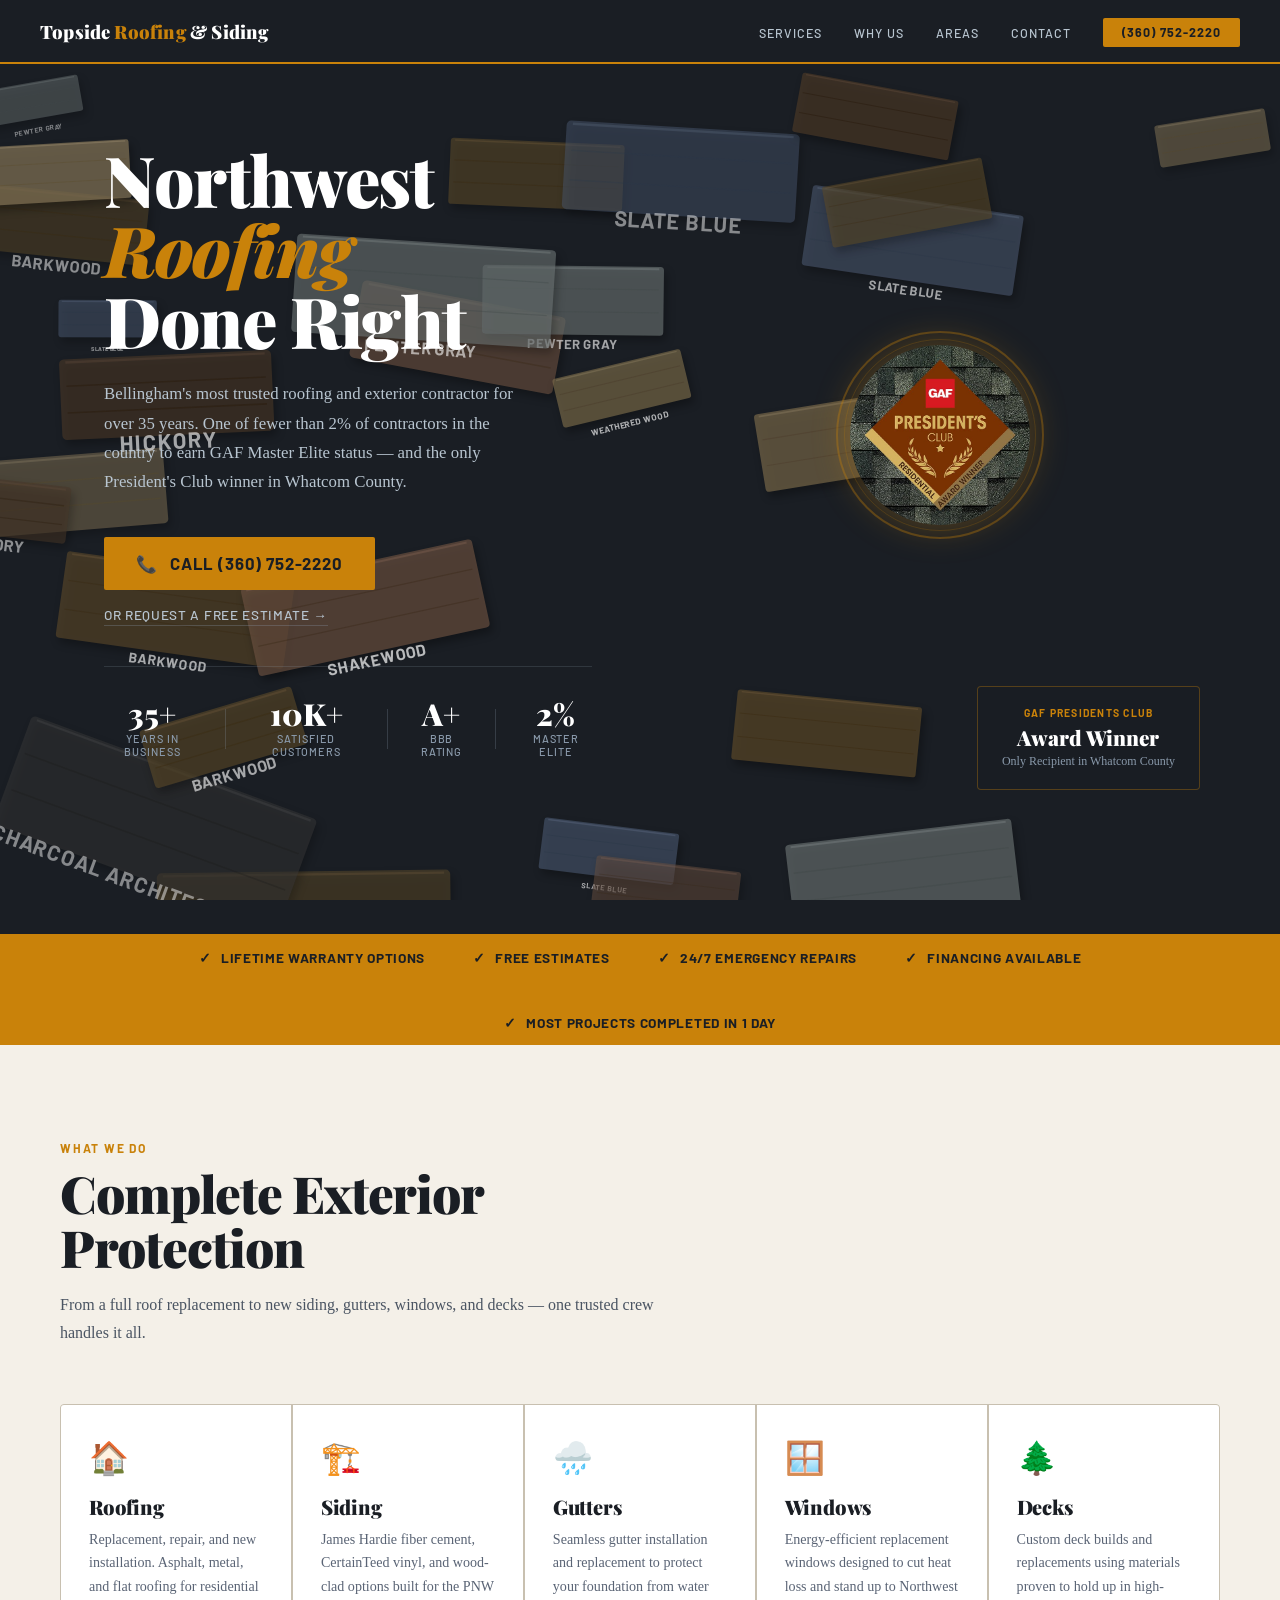
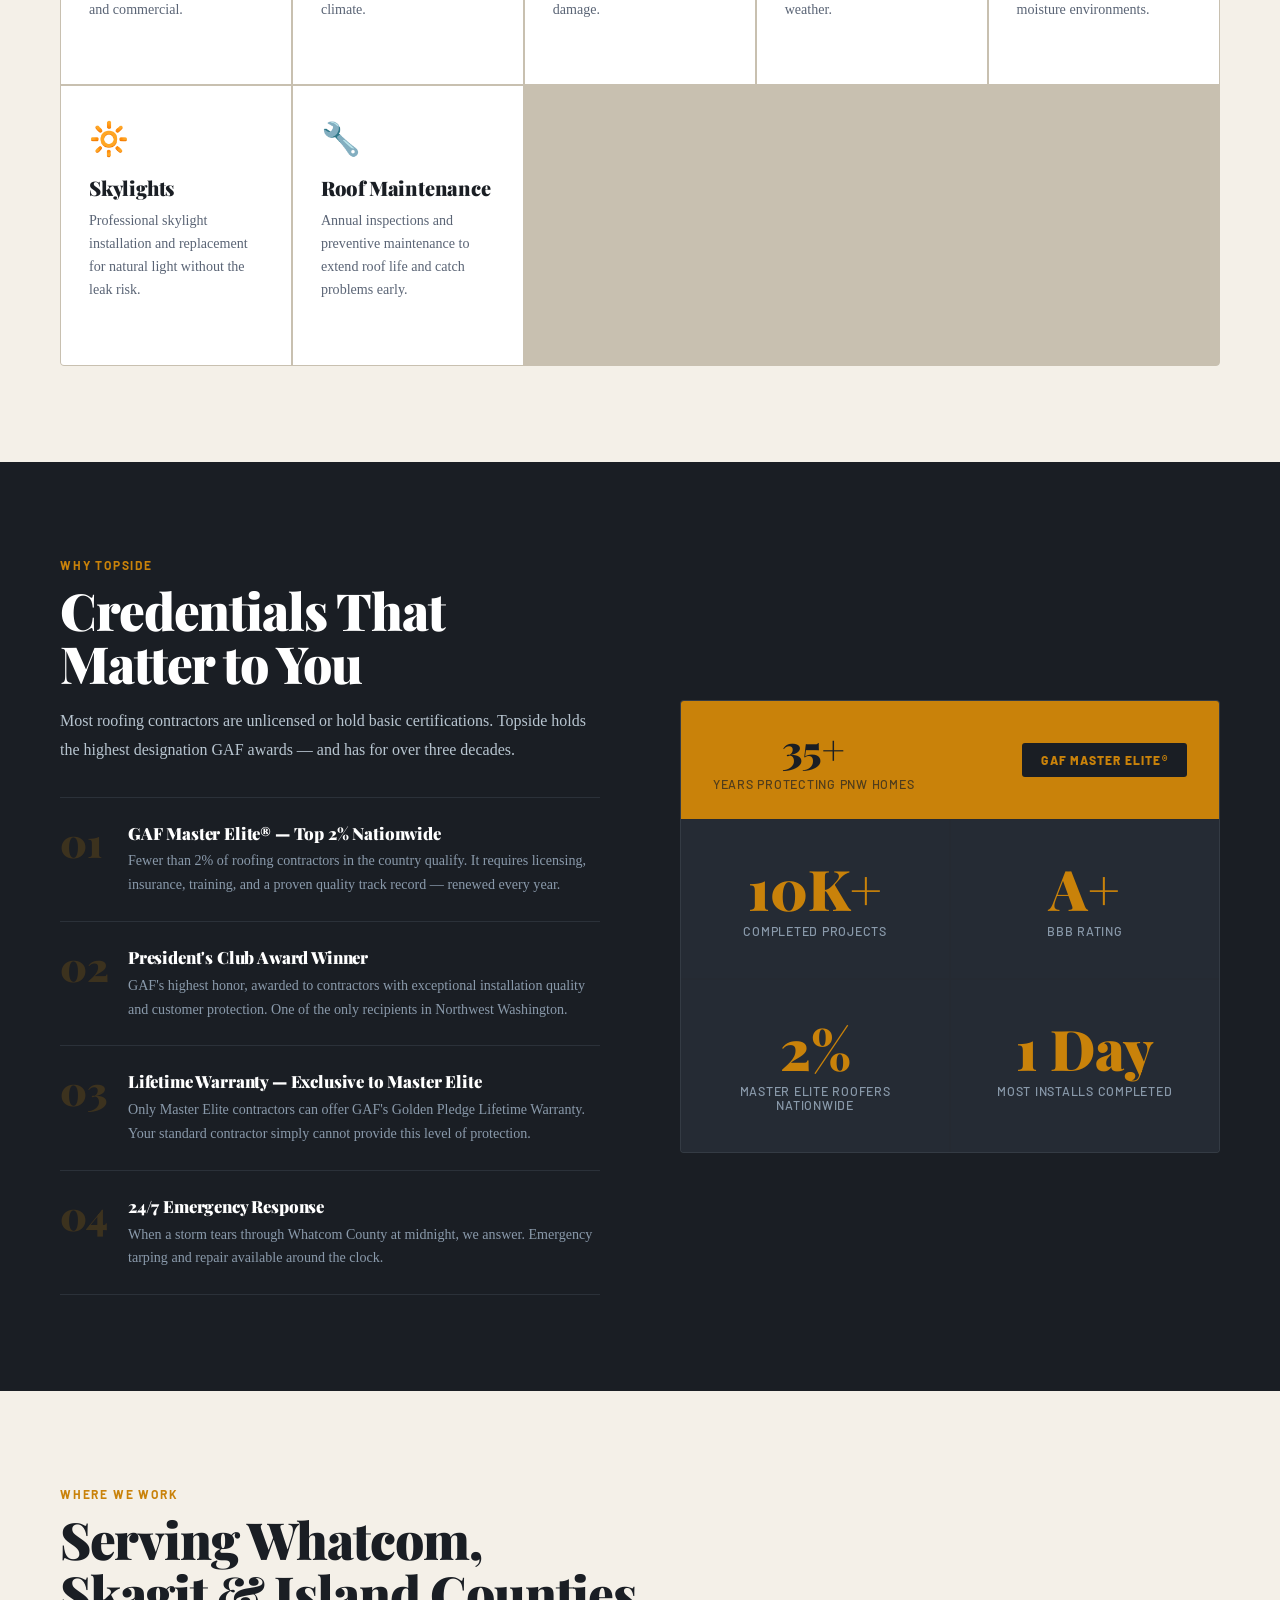
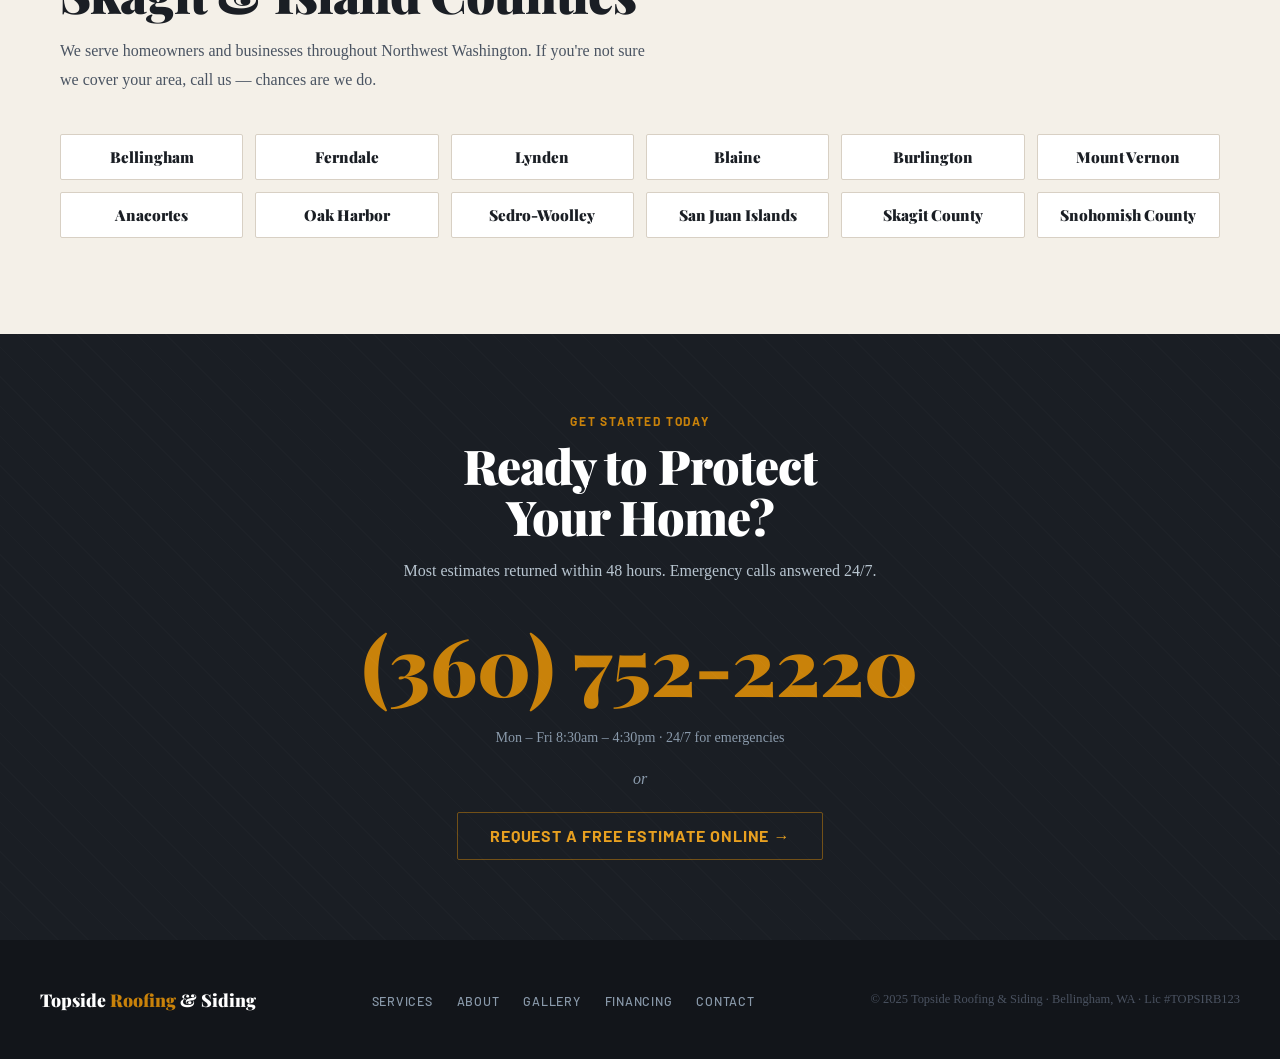
<file: dashboards/roofing-redesign.html>
<!DOCTYPE html>
<html lang="en">
<head>
<meta charset="UTF-8">
<meta name="viewport" content="width=device-width, initial-scale=1.0">
<title>Topside Roofing & Siding | Bellingham, WA</title>
<link href="https://fonts.googleapis.com/css2?family=Playfair+Display:ital,wght@0,900;1,900&family=Barlow:wght@300;400;500&display=swap" rel="stylesheet">
<style>
/* ── FONT NOTE ──
   --font-title  : Playfair Display Black (weight 900, Google Fonts)
   --font-sub    : Times New Roman (system font)
   --font-body   : Barlow (Google Fonts, UI elements)
*/
:root {
  --font-title: 'Playfair Display', Georgia, serif;
  --font-sub: 'Times New Roman', Times, serif;
  --font-body: 'Barlow', sans-serif;
  --fw-title: 900;
  --slate: #1a1e24;
  --slate-mid: #252b34;
  --slate-light: #343d4a;
  --steel: #8a9aab;
  --steel-light: #b8c5d0;
  --cream: #f4f0e8;
  --white: #ffffff;
  --amber: #c9820a;
  --amber-light: #e8a020;
}

*, *::before, *::after { box-sizing: border-box; margin: 0; padding: 0; }
html { scroll-behavior: smooth; }
body {
  font-family: var(--font-body);
  background: var(--cream);
  color: var(--slate);
  overflow-x: hidden;
}

/* ── NAV ── */
nav {
  position: fixed; top: 0; left: 0; right: 0; z-index: 100;
  background: var(--slate);
  display: flex; align-items: center; justify-content: space-between;
  padding: 0 2.5rem; height: 64px;
  border-bottom: 2px solid var(--amber);
}
.nav-logo {
  font-family: var(--font-title);
  font-size: 1.15rem; font-weight: 900;
  color: var(--white); letter-spacing: .01em;
}
.nav-logo span { color: var(--amber); }
.nav-links { display: flex; align-items: center; gap: 2rem; list-style: none; }
.nav-links a {
  font-size: .78rem; font-weight: 500; letter-spacing: .08em;
  text-transform: uppercase; text-decoration: none;
  color: var(--steel-light); transition: color .2s;
  font-family: var(--font-body);
}
.nav-links a:hover { color: var(--white); }
.nav-cta {
  background: var(--amber); color: var(--slate) !important;
  padding: .45rem 1.2rem; border-radius: 2px;
  font-weight: 700 !important; font-family: var(--font-body) !important;
}
.nav-cta:hover { background: var(--amber-light) !important; }

/* ── HERO ── */
.hero {
  min-height: 100vh;
  background: var(--slate);
  display: grid; grid-template-columns: 1fr 1fr;
  position: relative; overflow: hidden;
  padding-top: 64px;
}

/* canvas for falling shingles animation */
#shingle-canvas {
  position: fixed; inset: 0;
  width: 100%; height: 100%;
  pointer-events: none; z-index: 1;
}

.hero-left {
  display: flex; flex-direction: column; justify-content: center;
  padding: 5rem 3rem 5rem 4rem;
  position: relative; z-index: 3;
}
.hero-badge {
  display: inline-flex; align-items: center; gap: .5rem;
  background: rgba(201,130,10,.15);
  border: 1px solid rgba(201,130,10,.4);
  color: var(--amber-light);
  font-size: .72rem; font-weight: 600; letter-spacing: .12em;
  text-transform: uppercase; font-family: var(--font-body);
  padding: .4rem 1rem; border-radius: 2px;
  margin-bottom: 2rem; width: fit-content;
}
.hero-badge::before {
  content: ''; width: 6px; height: 6px; border-radius: 50%;
  background: var(--amber-light); animation: pulse 2s infinite;
}
@keyframes pulse { 0%,100%{opacity:1} 50%{opacity:.3} }

.hero-headline {
  font-family: var(--font-title);
  font-size: clamp(3rem, 5.5vw, 5rem);
  font-weight: 900; line-height: 1;
  color: var(--white); margin-bottom: 1.5rem;
  letter-spacing: -.02em;
}
.hero-headline em {
  font-style: italic; color: var(--amber); display: block;
}
.hero-sub {
  font-family: var(--font-sub);
  font-size: 1.05rem; line-height: 1.75;
  color: var(--steel-light); max-width: 440px;
  margin-bottom: 2.5rem;
}
.hero-actions { display: flex; flex-direction: column; gap: 1rem; }
.btn-primary {
  display: inline-flex; align-items: center; gap: .75rem;
  background: var(--amber); color: var(--slate);
  font-family: var(--font-body);
  font-size: 1.05rem; font-weight: 700;
  letter-spacing: .05em; text-transform: uppercase;
  text-decoration: none; padding: 1rem 2rem;
  border-radius: 2px; width: fit-content;
  transition: background .2s, transform .15s;
}
.btn-primary:hover { background: var(--amber-light); transform: translateY(-1px); }
.btn-secondary {
  display: inline-flex; align-items: center; gap: .5rem;
  color: var(--steel-light); font-family: var(--font-body);
  font-size: .85rem; font-weight: 500; letter-spacing: .05em;
  text-transform: uppercase; text-decoration: none;
  border-bottom: 1px solid rgba(138,154,171,.3);
  padding-bottom: 2px; width: fit-content;
  transition: color .2s, border-color .2s;
}
.btn-secondary:hover { color: var(--white); border-color: var(--white); }

.hero-trust {
  display: flex; align-items: center; gap: 1.5rem;
  margin-top: 2.5rem; padding-top: 2rem;
  border-top: 1px solid rgba(138,154,171,.2);
}
.trust-stat { text-align: center; }
.trust-stat .num {
  font-family: var(--font-title);
  font-size: 1.9rem; font-weight: 900;
  color: var(--white); line-height: 1; display: block;
}
.trust-stat .label {
  font-family: var(--font-body);
  font-size: .68rem; font-weight: 500; letter-spacing: .08em;
  text-transform: uppercase; color: var(--steel);
  display: block; margin-top: .2rem;
}
.trust-divider { width: 1px; height: 40px; background: rgba(138,154,171,.25); }


/* ── GYROSCOPIC BADGE ── */
.gyro-wrap {
  position: relative;
  width: 180px; height: 180px;
  margin: 0 auto 1.5rem;
  perspective: 600px;
}
.gyro-ring-outer {
  position: absolute; inset: -14px;
  border-radius: 50%;
  border: 2px solid rgba(201,130,10,.35);
  animation: gyro-y 6s linear infinite;
  transform-style: preserve-3d;
}
.gyro-ring-inner {
  position: absolute; inset: -6px;
  border-radius: 50%;
  border: 1.5px solid rgba(201,130,10,.2);
  animation: gyro-x 4s linear infinite;
  transform-style: preserve-3d;
}
.gyro-badge-img {
  width: 180px; height: 180px;
  border-radius: 50%;
  object-fit: cover;
  animation: gyro-spin 8s ease-in-out infinite;
  display: block;
  filter: drop-shadow(0 0 18px rgba(201,130,10,.4));
}
@keyframes gyro-spin {
  0%   { transform: rotateY(0deg) rotateX(6deg);  }
  25%  { transform: rotateY(15deg) rotateX(-4deg); }
  50%  { transform: rotateY(0deg) rotateX(6deg);  }
  75%  { transform: rotateY(-15deg) rotateX(-4deg); }
  100% { transform: rotateY(0deg) rotateX(6deg);  }
}
@keyframes gyro-y {
  0%   { transform: rotateY(0deg);   }
  100% { transform: rotateY(360deg); }
}
@keyframes gyro-x {
  0%   { transform: rotateX(0deg);   }
  100% { transform: rotateX(360deg); }
}

/* hero right — presidents award panel */
.hero-right {
  position: relative;
  background: transparent; z-index: 2;
  display: flex; align-items: center; justify-content: center;
}
.hero-right-overlay {
  position: absolute; inset: 0; z-index: 2;
  background: linear-gradient(to right, var(--slate) 0%, rgba(26,30,36,.2) 35%),
              linear-gradient(to top, var(--slate) 0%, transparent 35%);
}
.hero-credential {
  position: absolute; bottom: 3rem; right: 2.5rem; z-index: 4;
  background: rgba(26,30,36,.92);
  border: 1px solid rgba(201,130,10,.35);
  border-radius: 4px; padding: 1.25rem 1.5rem; text-align: center;
}
.hero-credential .cred-title {
  font-family: var(--font-body);
  font-size: .65rem; font-weight: 700;
  letter-spacing: .12em; text-transform: uppercase;
  color: var(--amber); display: block; margin-bottom: .4rem;
}
.hero-credential .cred-main {
  font-family: var(--font-title);
  font-size: 1.3rem; font-weight: 900;
  color: var(--white); display: block; line-height: 1.15;
}
.hero-credential .cred-sub {
  font-family: var(--font-sub);
  font-size: .75rem; color: var(--steel); display: block; margin-top: .3rem;
}

/* ── PROOF BAR ── */
.proof-bar {
  background: var(--amber);
  padding: .9rem 2.5rem;
  display: flex; align-items: center; justify-content: center;
  gap: 3rem; flex-wrap: wrap;
}
.proof-item {
  font-family: var(--font-body);
  font-size: .85rem; font-weight: 700;
  letter-spacing: .05em; text-transform: uppercase;
  color: var(--slate);
  display: flex; align-items: center; gap: .6rem;
}
.proof-item::before { content: '✓'; }

/* ── SECTION BASE ── */
/* Sections sit above the fixed shingle canvas (z-index:1) so dark boxes stay clean */
section { padding: 6rem 2.5rem; position: relative; z-index: 2; }
footer  { position: relative; z-index: 2; }
.proof-bar { position: relative; z-index: 2; }
/* Hero is intentionally excluded — its background stays below the canvas so shingles show */
section.hero { z-index: auto; }
.section-label {
  font-family: var(--font-body);
  font-size: .75rem; font-weight: 700;
  letter-spacing: .15em; text-transform: uppercase;
  color: var(--amber); margin-bottom: .75rem;
}
.section-title {
  font-family: var(--font-title);
  font-size: clamp(2.2rem, 4vw, 3.2rem);
  font-weight: 900; line-height: 1.05;
  letter-spacing: -.02em; color: var(--slate);
  margin-bottom: 1rem;
}
.section-title.light { color: var(--white); }
.section-body {
  font-family: var(--font-sub);
  font-size: 1rem; line-height: 1.8;
  color: #4a5462; max-width: 600px;
}
.section-body.light { color: var(--steel-light); }
.container { max-width: 1160px; margin: 0 auto; }

/* ── SERVICES ── */
.services-section { background: var(--cream); }
.services-header { margin-bottom: 3.5rem; }
.services-grid {
  display: grid;
  grid-template-columns: repeat(auto-fit, minmax(220px, 1fr));
  gap: 1.5px; background: #c8c0b0;
  border: 1.5px solid #c8c0b0; border-radius: 4px; overflow: hidden;
}
.service-card {
  background: var(--white);
  padding: 2rem 1.75rem; cursor: default;
  transition: background .2s;
}
.service-card:hover { background: var(--slate); }
.service-card:hover .svc-name,
.service-card:hover .svc-desc { color: var(--white); }
.service-card:hover .svc-icon { color: var(--amber); }
.service-card:hover .svc-link { opacity: 1; }
.svc-icon { font-size: 2rem; margin-bottom: 1rem; color: var(--amber); display: block; transition: color .2s; }
.svc-name {
  font-family: var(--font-title);
  font-size: 1.25rem; font-weight: 900;
  color: var(--slate); margin-bottom: .5rem;
  letter-spacing: -.01em; transition: color .2s;
}
.svc-desc {
  font-family: var(--font-sub);
  font-size: .88rem; line-height: 1.65;
  color: #5a6475; transition: color .2s;
}
.svc-link {
  display: block; margin-top: 1rem;
  font-family: var(--font-body);
  font-size: .75rem; font-weight: 600; letter-spacing: .08em;
  text-transform: uppercase; text-decoration: none;
  color: var(--amber); opacity: 0; transition: opacity .2s;
}

/* ── WHY US ── */
.why-section { background: var(--slate); }
.why-grid { display: grid; grid-template-columns: 1fr 1fr; gap: 5rem; align-items: center; }
.why-list { list-style: none; margin-top: 2rem; }
.why-item {
  display: flex; gap: 1.25rem; align-items: flex-start;
  padding: 1.5rem 0; border-bottom: 1px solid rgba(138,154,171,.15);
}
.why-item:first-child { border-top: 1px solid rgba(138,154,171,.15); }
.why-num {
  font-family: var(--font-title);
  font-size: 2.5rem; font-weight: 900;
  color: rgba(201,130,10,.2); line-height: 1; min-width: 3rem;
}
.why-text-head {
  font-family: var(--font-title);
  font-size: 1.05rem; font-weight: 900;
  color: var(--white); margin-bottom: .35rem; letter-spacing: -.01em;
}
.why-text-body {
  font-family: var(--font-sub);
  font-size: .88rem; line-height: 1.7; color: var(--steel);
}
.why-stat-stack {
  display: grid; grid-template-columns: 1fr 1fr; gap: 1.5px;
  background: rgba(138,154,171,.1);
  border: 1.5px solid rgba(138,154,171,.15);
  border-radius: 4px; overflow: hidden;
}
.why-stat-card { background: var(--slate-mid); padding: 2.5rem 2rem; text-align: center; }
.why-stat-num {
  font-family: var(--font-title);
  font-size: 3.5rem; font-weight: 900;
  color: var(--amber); line-height: 1; display: block;
}
.why-stat-label {
  font-family: var(--font-body);
  font-size: .78rem; font-weight: 500;
  letter-spacing: .06em; text-transform: uppercase;
  color: var(--steel); margin-top: .5rem; display: block;
}
.why-stat-card.featured {
  background: var(--amber); grid-column: 1 / -1;
  padding: 1.75rem 2rem;
  display: flex; align-items: center; justify-content: space-between; gap: 1rem;
}
.why-stat-card.featured .why-stat-num { color: var(--slate); font-size: 2.5rem; }
.why-stat-card.featured .why-stat-label { color: rgba(26,30,36,.7); }
.gaf-badge {
  background: var(--slate); border-radius: 3px;
  padding: .6rem 1.2rem;
  font-family: var(--font-body);
  font-size: .75rem; font-weight: 800;
  letter-spacing: .1em; text-transform: uppercase;
  color: var(--amber); white-space: nowrap;
}

/* ── AREAS ── */
.areas-section { background: var(--cream); }
.areas-grid {
  display: grid; grid-template-columns: repeat(auto-fit, minmax(160px, 1fr));
  gap: .75rem; margin-top: 2.5rem;
}
.area-pill {
  background: var(--white);
  border: 1.5px solid #d8d0c4; border-radius: 2px;
  padding: .75rem 1rem;
  font-family: var(--font-title);
  font-size: .95rem; font-weight: 900;
  color: var(--slate); text-align: center;
  transition: border-color .2s, background .2s;
}
.area-pill:hover { border-color: var(--amber); background: rgba(201,130,10,.05); }

/* ── CTA ── */
.cta-section {
  background: var(--slate); text-align: center;
  padding: 5rem 2.5rem; position: relative; overflow: hidden;
}
.cta-section::before {
  content: ''; position: absolute; inset: 0; opacity: .03;
  background: repeating-linear-gradient(
    45deg, transparent, transparent 20px,
    rgba(255,255,255,.5) 20px, rgba(255,255,255,.5) 21px
  );
}
.cta-phone {
  font-family: var(--font-title);
  font-size: clamp(3rem, 7vw, 5rem);
  font-weight: 900; color: var(--amber);
  text-decoration: none; display: block;
  margin: 1.5rem 0 .75rem; transition: color .2s;
}
.cta-phone:hover { color: var(--amber-light); }
.cta-note {
  font-family: var(--font-sub);
  font-size: .88rem; color: var(--steel);
}
.cta-or {
  font-family: var(--font-sub); font-style: italic;
  color: var(--steel); margin: 1.5rem 0; display: block;
}
.btn-outline {
  display: inline-flex; align-items: center; gap: .6rem;
  border: 1.5px solid rgba(201,130,10,.5); color: var(--amber-light);
  font-family: var(--font-body);
  font-size: 1rem; font-weight: 700;
  letter-spacing: .06em; text-transform: uppercase;
  text-decoration: none; padding: .8rem 2rem; border-radius: 2px;
  transition: background .2s, border-color .2s;
}
.btn-outline:hover { background: rgba(201,130,10,.1); border-color: var(--amber); }

/* ── FOOTER ── */
footer {
  background: #12151a; padding: 3rem 2.5rem;
  display: flex; align-items: center;
  justify-content: space-between; flex-wrap: wrap; gap: 1rem;
}
.footer-logo {
  font-family: var(--font-title);
  font-size: 1.1rem; font-weight: 900; color: var(--white);
}
.footer-logo span { color: var(--amber); }
.footer-links { display: flex; gap: 1.5rem; list-style: none; }
.footer-links a {
  font-family: var(--font-body);
  font-size: .78rem; font-weight: 500;
  letter-spacing: .06em; text-transform: uppercase;
  text-decoration: none; color: var(--steel); transition: color .2s;
}
.footer-links a:hover { color: var(--white); }
.footer-copy { font-family: var(--font-sub); font-size: .78rem; color: #4a5260; }

/* ── HERO ENTRY ANIMATIONS ── */
@keyframes fadeUp {
  from { opacity: 0; transform: translateY(20px); }
  to   { opacity: 1; transform: translateY(0); }
}
.hero-badge    { animation: fadeUp .6s ease both; }
.hero-headline { animation: fadeUp .7s .1s ease both; }
.hero-sub      { animation: fadeUp .7s .2s ease both; }
.hero-actions  { animation: fadeUp .7s .3s ease both; }
.hero-trust    { animation: fadeUp .7s .4s ease both; }

/* ── RESPONSIVE ── */
@media (max-width: 900px) {
  .hero { grid-template-columns: 1fr; }
  .hero-right { display: none; }
  .hero-left { padding: 4rem 1.5rem; }
  .why-grid { grid-template-columns: 1fr; }
  nav { padding: 0 1.25rem; }
  .nav-links { display: none; }
}
</style>
</head>
<body>

<!-- Falling shingles canvas — fixed, spans full page -->
<canvas id="shingle-canvas"></canvas>

<!-- NAV -->
<nav>
  <div class="nav-logo">Topside <span>Roofing</span> & Siding</div>
  <ul class="nav-links">
    <li><a href="#services">Services</a></li>
    <li><a href="#why">Why Us</a></li>
    <li><a href="#areas">Areas</a></li>
    <li><a href="#contact">Contact</a></li>
    <li><a href="tel:3607522220" class="nav-cta">(360) 752-2220</a></li>
  </ul>
</nav>

<!-- HERO -->
<section class="hero" id="home">

  <div class="hero-left">
    <div class="gyro-wrap" style="display:none">
      <div class="gyro-ring-outer"></div>
      <div class="gyro-ring-inner"></div>
      <img class="gyro-badge-img" src="[data-uri]" alt="GAF President's Club Residential Award Winner">
    </div>
    <div class="hero-badge" style="display:none">GAF Master Elite® · President's Club Award Winner</div>
    <h1 class="hero-headline">
      Northwest<br>
      <em>Roofing</em>
      Done Right
    </h1>
    <p class="hero-sub">
      Bellingham's most trusted roofing and exterior contractor for over 35 years.
      One of fewer than 2% of contractors in the country to earn GAF Master Elite status —
      and the only President's Club winner in Whatcom County.
    </p>
    <div class="hero-actions">
      <a href="tel:3607522220" class="btn-primary">
        <span>📞</span> Call (360) 752-2220
      </a>
      <a href="#contact" class="btn-secondary">Or request a free estimate →</a>
    </div>
    <div class="hero-trust">
      <div class="trust-stat">
        <span class="num">35+</span>
        <span class="label">Years in business</span>
      </div>
      <div class="trust-divider"></div>
      <div class="trust-stat">
        <span class="num">10K+</span>
        <span class="label">Satisfied customers</span>
      </div>
      <div class="trust-divider"></div>
      <div class="trust-stat">
        <span class="num">A+</span>
        <span class="label">BBB rating</span>
      </div>
      <div class="trust-divider"></div>
      <div class="trust-stat">
        <span class="num">2%</span>
        <span class="label">Master Elite</span>
      </div>
    </div>
  </div>

  <div class="hero-right" id="hero-right-col">
    <!-- gyro-wrap badge moved here by script below -->
    <div class="hero-credential">
      <span class="cred-title">GAF Presidents Club</span>
      <span class="cred-main">Award Winner</span>
      <span class="cred-sub">Only Recipient in Whatcom County</span>
    </div>
  </div>
</section>

<!-- PROOF BAR -->
<div class="proof-bar">
  <div class="proof-item">Lifetime Warranty Options</div>
  <div class="proof-item">Free Estimates</div>
  <div class="proof-item">24/7 Emergency Repairs</div>
  <div class="proof-item">Financing Available</div>
  <div class="proof-item">Most Projects Completed in 1 Day</div>
</div>

<!-- SERVICES -->
<section class="services-section" id="services">
  <div class="container">
    <div class="services-header">
      <div class="section-label">What we do</div>
      <h2 class="section-title">Complete Exterior<br>Protection</h2>
      <p class="section-body">From a full roof replacement to new siding, gutters, windows, and decks — one trusted crew handles it all.</p>
    </div>
    <div class="services-grid">
      <div class="service-card">
        <span class="svc-icon">🏠</span>
        <div class="svc-name">Roofing</div>
        <div class="svc-desc">Replacement, repair, and new installation. Asphalt, metal, and flat roofing for residential and commercial.</div>
        <a href="#" class="svc-link">Learn more →</a>
      </div>
      <div class="service-card">
        <span class="svc-icon">🏗️</span>
        <div class="svc-name">Siding</div>
        <div class="svc-desc">James Hardie fiber cement, CertainTeed vinyl, and wood-clad options built for the PNW climate.</div>
        <a href="#" class="svc-link">Learn more →</a>
      </div>
      <div class="service-card">
        <span class="svc-icon">🌧️</span>
        <div class="svc-name">Gutters</div>
        <div class="svc-desc">Seamless gutter installation and replacement to protect your foundation from water damage.</div>
        <a href="#" class="svc-link">Learn more →</a>
      </div>
      <div class="service-card">
        <span class="svc-icon">🪟</span>
        <div class="svc-name">Windows</div>
        <div class="svc-desc">Energy-efficient replacement windows designed to cut heat loss and stand up to Northwest weather.</div>
        <a href="#" class="svc-link">Learn more →</a>
      </div>
      <div class="service-card">
        <span class="svc-icon">🌲</span>
        <div class="svc-name">Decks</div>
        <div class="svc-desc">Custom deck builds and replacements using materials proven to hold up in high-moisture environments.</div>
        <a href="#" class="svc-link">Learn more →</a>
      </div>
      <div class="service-card">
        <span class="svc-icon">🔆</span>
        <div class="svc-name">Skylights</div>
        <div class="svc-desc">Professional skylight installation and replacement for natural light without the leak risk.</div>
        <a href="#" class="svc-link">Learn more →</a>
      </div>
      <div class="service-card">
        <span class="svc-icon">🔧</span>
        <div class="svc-name">Roof Maintenance</div>
        <div class="svc-desc">Annual inspections and preventive maintenance to extend roof life and catch problems early.</div>
        <a href="#" class="svc-link">Learn more →</a>
      </div>
    </div>
  </div>
</section>

<!-- WHY US -->
<section class="why-section" id="why">
  <div class="container">
    <div class="why-grid">
      <div>
        <div class="section-label">Why Topside</div>
        <h2 class="section-title light">Credentials That<br>Matter to You</h2>
        <p class="section-body light">Most roofing contractors are unlicensed or hold basic certifications. Topside holds the highest designation GAF awards — and has for over three decades.</p>
        <ul class="why-list">
          <li class="why-item">
            <span class="why-num">01</span>
            <div>
              <div class="why-text-head">GAF Master Elite® — Top 2% Nationwide</div>
              <div class="why-text-body">Fewer than 2% of roofing contractors in the country qualify. It requires licensing, insurance, training, and a proven quality track record — renewed every year.</div>
            </div>
          </li>
          <li class="why-item">
            <span class="why-num">02</span>
            <div>
              <div class="why-text-head">President's Club Award Winner</div>
              <div class="why-text-body">GAF's highest honor, awarded to contractors with exceptional installation quality and customer protection. One of the only recipients in Northwest Washington.</div>
            </div>
          </li>
          <li class="why-item">
            <span class="why-num">03</span>
            <div>
              <div class="why-text-head">Lifetime Warranty — Exclusive to Master Elite</div>
              <div class="why-text-body">Only Master Elite contractors can offer GAF's Golden Pledge Lifetime Warranty. Your standard contractor simply cannot provide this level of protection.</div>
            </div>
          </li>
          <li class="why-item">
            <span class="why-num">04</span>
            <div>
              <div class="why-text-head">24/7 Emergency Response</div>
              <div class="why-text-body">When a storm tears through Whatcom County at midnight, we answer. Emergency tarping and repair available around the clock.</div>
            </div>
          </li>
        </ul>
      </div>
      <div>
        <div class="why-stat-stack">
          <div class="why-stat-card featured">
            <div>
              <span class="why-stat-num">35+</span>
              <span class="why-stat-label">Years protecting PNW homes</span>
            </div>
            <div class="gaf-badge">GAF Master Elite®</div>
          </div>
          <div class="why-stat-card">
            <span class="why-stat-num">10K+</span>
            <span class="why-stat-label">Completed projects</span>
          </div>
          <div class="why-stat-card">
            <span class="why-stat-num">A+</span>
            <span class="why-stat-label">BBB rating</span>
          </div>
          <div class="why-stat-card">
            <span class="why-stat-num">2%</span>
            <span class="why-stat-label">Master Elite roofers nationwide</span>
          </div>
          <div class="why-stat-card">
            <span class="why-stat-num">1 Day</span>
            <span class="why-stat-label">Most installs completed</span>
          </div>
        </div>
      </div>
    </div>
  </div>
</section>

<!-- AREAS -->
<section class="areas-section" id="areas">
  <div class="container">
    <div class="section-label">Where we work</div>
    <h2 class="section-title">Serving Whatcom,<br>Skagit & Island Counties</h2>
    <p class="section-body">We serve homeowners and businesses throughout Northwest Washington. If you're not sure we cover your area, call us — chances are we do.</p>
    <div class="areas-grid">
      <div class="area-pill">Bellingham</div>
      <div class="area-pill">Ferndale</div>
      <div class="area-pill">Lynden</div>
      <div class="area-pill">Blaine</div>
      <div class="area-pill">Burlington</div>
      <div class="area-pill">Mount Vernon</div>
      <div class="area-pill">Anacortes</div>
      <div class="area-pill">Oak Harbor</div>
      <div class="area-pill">Sedro-Woolley</div>
      <div class="area-pill">San Juan Islands</div>
      <div class="area-pill">Skagit County</div>
      <div class="area-pill">Snohomish County</div>
    </div>
  </div>
</section>

<!-- CTA -->
<section class="cta-section" id="contact">
  <div class="container">
    <div class="section-label" style="color:var(--amber);text-align:center">Get started today</div>
    <h2 class="section-title light" style="text-align:center;font-size:clamp(2rem,4vw,3rem)">Ready to Protect<br>Your Home?</h2>
    <p class="section-body light" style="text-align:center;margin:1rem auto">Most estimates returned within 48 hours. Emergency calls answered 24/7.</p>
    <a href="tel:3607522220" class="cta-phone">(360) 752-2220</a>
    <div class="cta-note">Mon – Fri 8:30am – 4:30pm · 24/7 for emergencies</div>
    <span class="cta-or">or</span>
    <a href="#" class="btn-outline">Request a Free Estimate Online →</a>
  </div>
</section>

<!-- FOOTER -->
<footer>
  <div class="footer-logo">Topside <span>Roofing</span> & Siding</div>
  <ul class="footer-links">
    <li><a href="#">Services</a></li>
    <li><a href="#">About</a></li>
    <li><a href="#">Gallery</a></li>
    <li><a href="#">Financing</a></li>
    <li><a href="#">Contact</a></li>
  </ul>
  <div class="footer-copy">© 2025 Topside Roofing & Siding · Bellingham, WA · Lic #TOPSIRB123</div>
</footer>

<script>
// ── FALLING SHINGLES ANIMATION ──
(function() {
  const canvas = document.getElementById('shingle-canvas');

  function resize() {
    canvas.width  = window.innerWidth;
    canvas.height = window.innerHeight;
  }
  resize();
  window.addEventListener('resize', resize);

  const ctx = canvas.getContext('2d');

  // Shingle types: label, base color, shadow color, highlight
  const shingleTypes = [
    { label:'Charcoal Architectural', base:'#3a3a3a', shadow:'#1a1a1a', hi:'#5a5a5a' },
    { label:'Weathered Wood',         base:'#7a6a4a', shadow:'#4a3a2a', hi:'#9a8a6a' },
    { label:'Barkwood',               base:'#5c4a2a', shadow:'#3a2a10', hi:'#7a6040' },
    { label:'Pewter Gray',            base:'#707878', shadow:'#404848', hi:'#909898' },
    { label:'Driftwood',              base:'#8a7a5a', shadow:'#5a4a2a', hi:'#aA9a7a' },
    { label:'Shakewood',              base:'#6a5040', shadow:'#3a2a18', hi:'#8a6858' },
    { label:'Slate Blue',             base:'#4a5870', shadow:'#2a3848', hi:'#6a7890' },
    { label:'Hickory',                base:'#4a3828', shadow:'#281808', hi:'#6a5040' },
  ];

  // Each shingle particle
  class Shingle {
    constructor() { this.reset(true); }

    reset(init) {
      const W = canvas.width;
      const H = canvas.height;
      this.type   = shingleTypes[Math.floor(Math.random() * shingleTypes.length)];
      this.w      = 110 + Math.random() * 90;  // width 110–200px full screen
      this.h      = this.w * 0.38;              // aspect ratio of a shingle tab
      this.x      = Math.random() * (W + 120) - 60;
      this.y      = init ? Math.random() * H * 1.5 - H * 0.5 : -this.h - 20;
      this.vy     = 0.8 + Math.random() * 1.6; // fall speed — weighted for large shingles
      this.vx     = (Math.random() - 0.5) * 0.6;
      this.angle  = (Math.random() - 0.5) * 0.45; // slight tilt radians
      this.spin   = (Math.random() - 0.5) * 0.008;
      this.alpha  = 0.45 + Math.random() * 0.25;
      this.scale  = 0.8 + Math.random() * 0.8;
      // Label fade — show shingle name briefly
      this.showLabel  = Math.random() > 0.45;
      this.labelAlpha = 0;
      this.labelPhase = 0; // 0=fadein 1=hold 2=fadeout
      this.labelTimer = 0;
    }

    draw(ctx) {
      ctx.save();
      ctx.globalAlpha = this.alpha;
      ctx.translate(this.x, this.y);
      ctx.rotate(this.angle);
      ctx.scale(this.scale, this.scale);

      const w = this.w, h = this.h;

      // Drop shadow
      ctx.shadowColor = 'rgba(0,0,0,0.45)';
      ctx.shadowBlur  = 8;
      ctx.shadowOffsetX = 3; ctx.shadowOffsetY = 5;

      // Main shingle body
      ctx.fillStyle = this.type.base;
      ctx.beginPath();
      ctx.roundRect(-w/2, -h/2, w, h, 3);
      ctx.fill();

      ctx.shadowBlur = 0; ctx.shadowOffsetX = 0; ctx.shadowOffsetY = 0;

      // Texture lines (horizontal course lines)
      ctx.strokeStyle = this.type.shadow;
      ctx.lineWidth = 1;
      ctx.globalAlpha = this.alpha * 0.6;
      for (let i = 1; i < 3; i++) {
        const ly = -h/2 + (h / 3) * i;
        ctx.beginPath();
        ctx.moveTo(-w/2 + 4, ly);
        ctx.lineTo(w/2 - 4, ly);
        ctx.stroke();
      }

      // Highlight top edge
      ctx.strokeStyle = this.type.hi;
      ctx.lineWidth = 1.5;
      ctx.globalAlpha = this.alpha * 0.5;
      ctx.beginPath();
      ctx.moveTo(-w/2 + 4, -h/2 + 2);
      ctx.lineTo(w/2 - 4, -h/2 + 2);
      ctx.stroke();

      // Label
      if (this.showLabel && this.labelAlpha > 0.01) {
        ctx.globalAlpha = this.alpha * this.labelAlpha;
        ctx.font = `bold ${Math.round(9 * this.scale)}px 'Barlow', sans-serif`;
        ctx.textAlign = 'center';
        ctx.fillStyle = '#ffffff';
        ctx.letterSpacing = '0.04em';
        ctx.fillText(this.type.label.toUpperCase(), 0, h/2 + 14 / this.scale);
      }

      ctx.restore();
    }

    update() {
      this.y     += this.vy;
      this.x     += this.vx;
      this.angle += this.spin;

      // Label lifecycle
      if (this.showLabel) {
        this.labelTimer++;
        if (this.labelPhase === 0) {
          this.labelAlpha = Math.min(1, this.labelAlpha + 0.025);
          if (this.labelAlpha >= 1) this.labelPhase = 1;
        } else if (this.labelPhase === 1) {
          if (this.labelTimer > 90) this.labelPhase = 2;
        } else {
          this.labelAlpha = Math.max(0, this.labelAlpha - 0.02);
        }
      }

      // Reset when off bottom
      if (this.y > canvas.height + 80) this.reset(false);
    }
  }

  // Spawn ~60 shingles staggered
  const shingles = [];
  const COUNT = 28;
  for (let i = 0; i < COUNT; i++) {
    const s = new Shingle();
    s.y = Math.random() * canvas.height; // spread initial positions
    shingles.push(s);
  }

  function animate() {
    ctx.clearRect(0, 0, canvas.width, canvas.height);
    shingles.forEach(s => { s.update(); s.draw(ctx); });
    requestAnimationFrame(animate);
  }
  animate();
})();

// Move GAF Presidents Award badge from hero-left into hero-right
(function() {
  var gyro  = document.querySelector('.hero-left .gyro-wrap');
  var right = document.getElementById('hero-right-col');
  var cred  = right && right.querySelector('.hero-credential');
  if (gyro && right) {
    gyro.style.display = '';
    gyro.style.marginBottom = '2rem';
    right.insertBefore(gyro, cred);
  }
})();
</script>
</body>
</html>
</file>
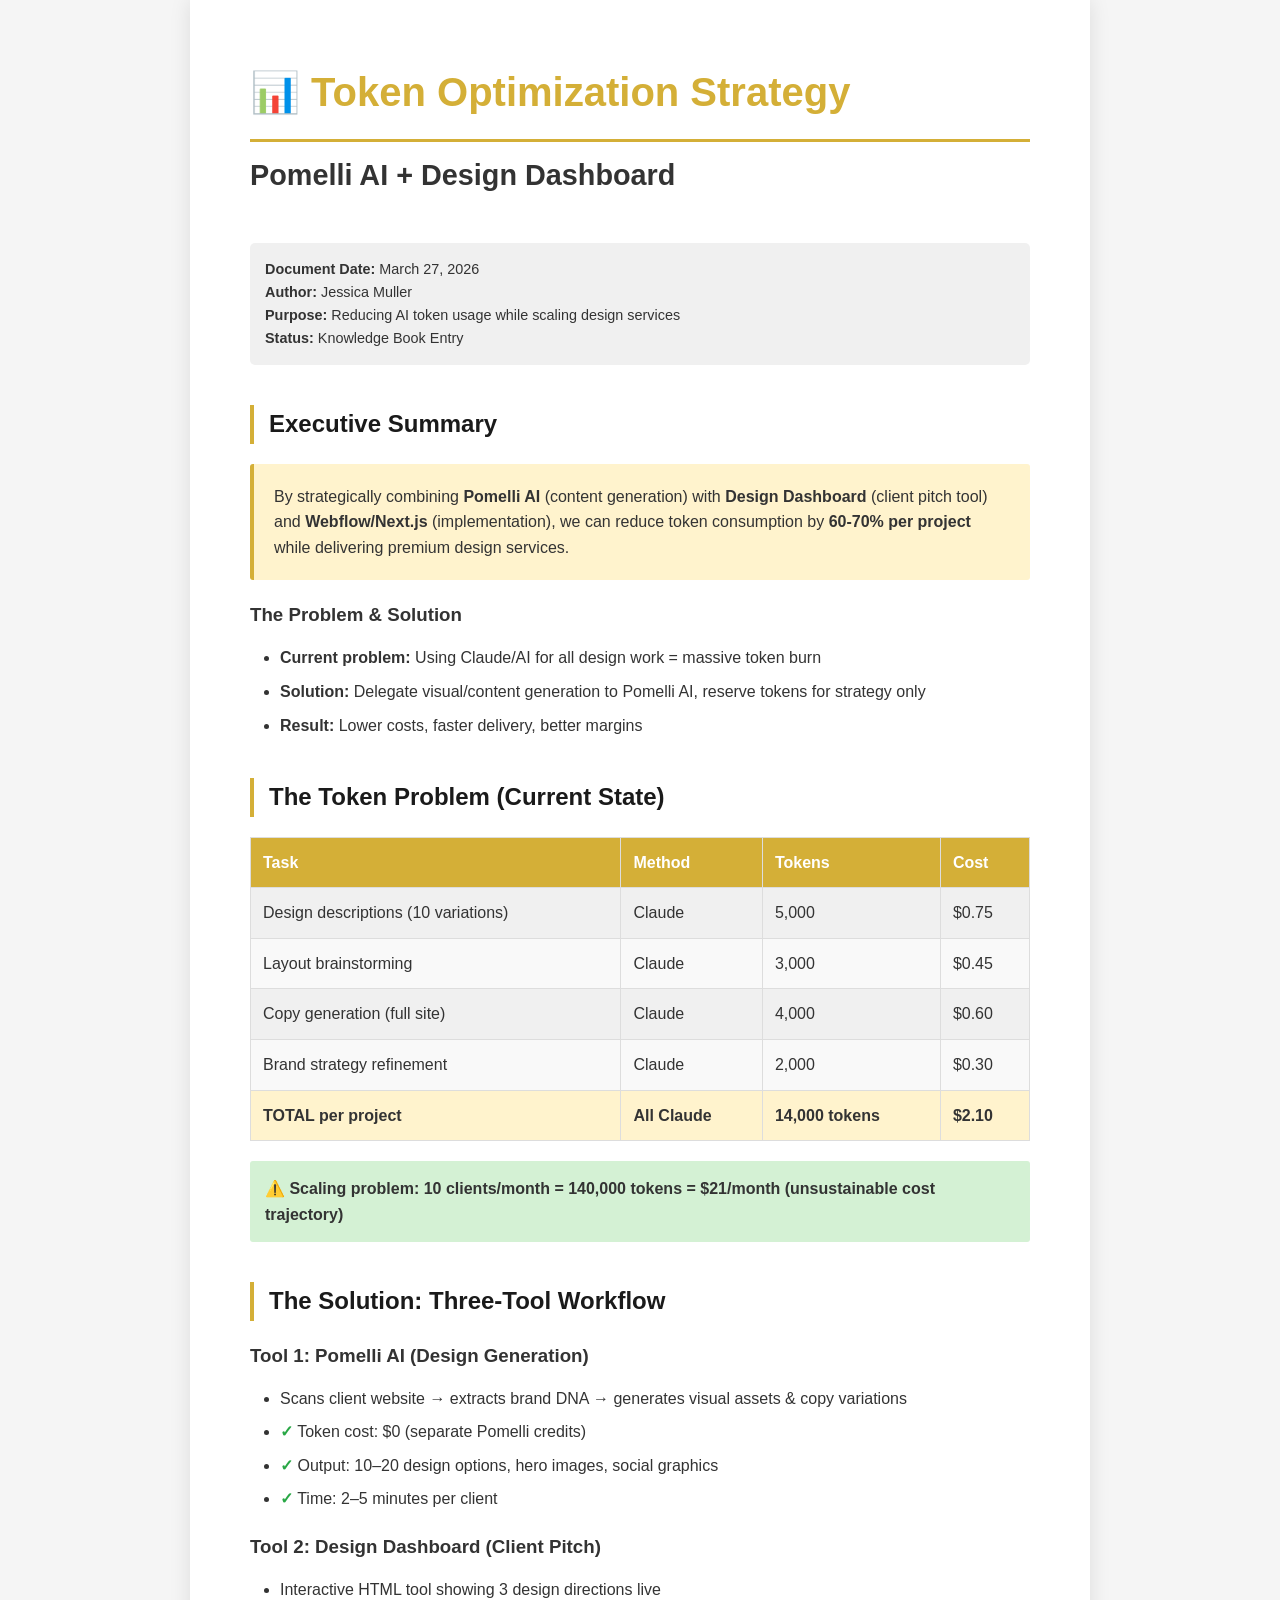
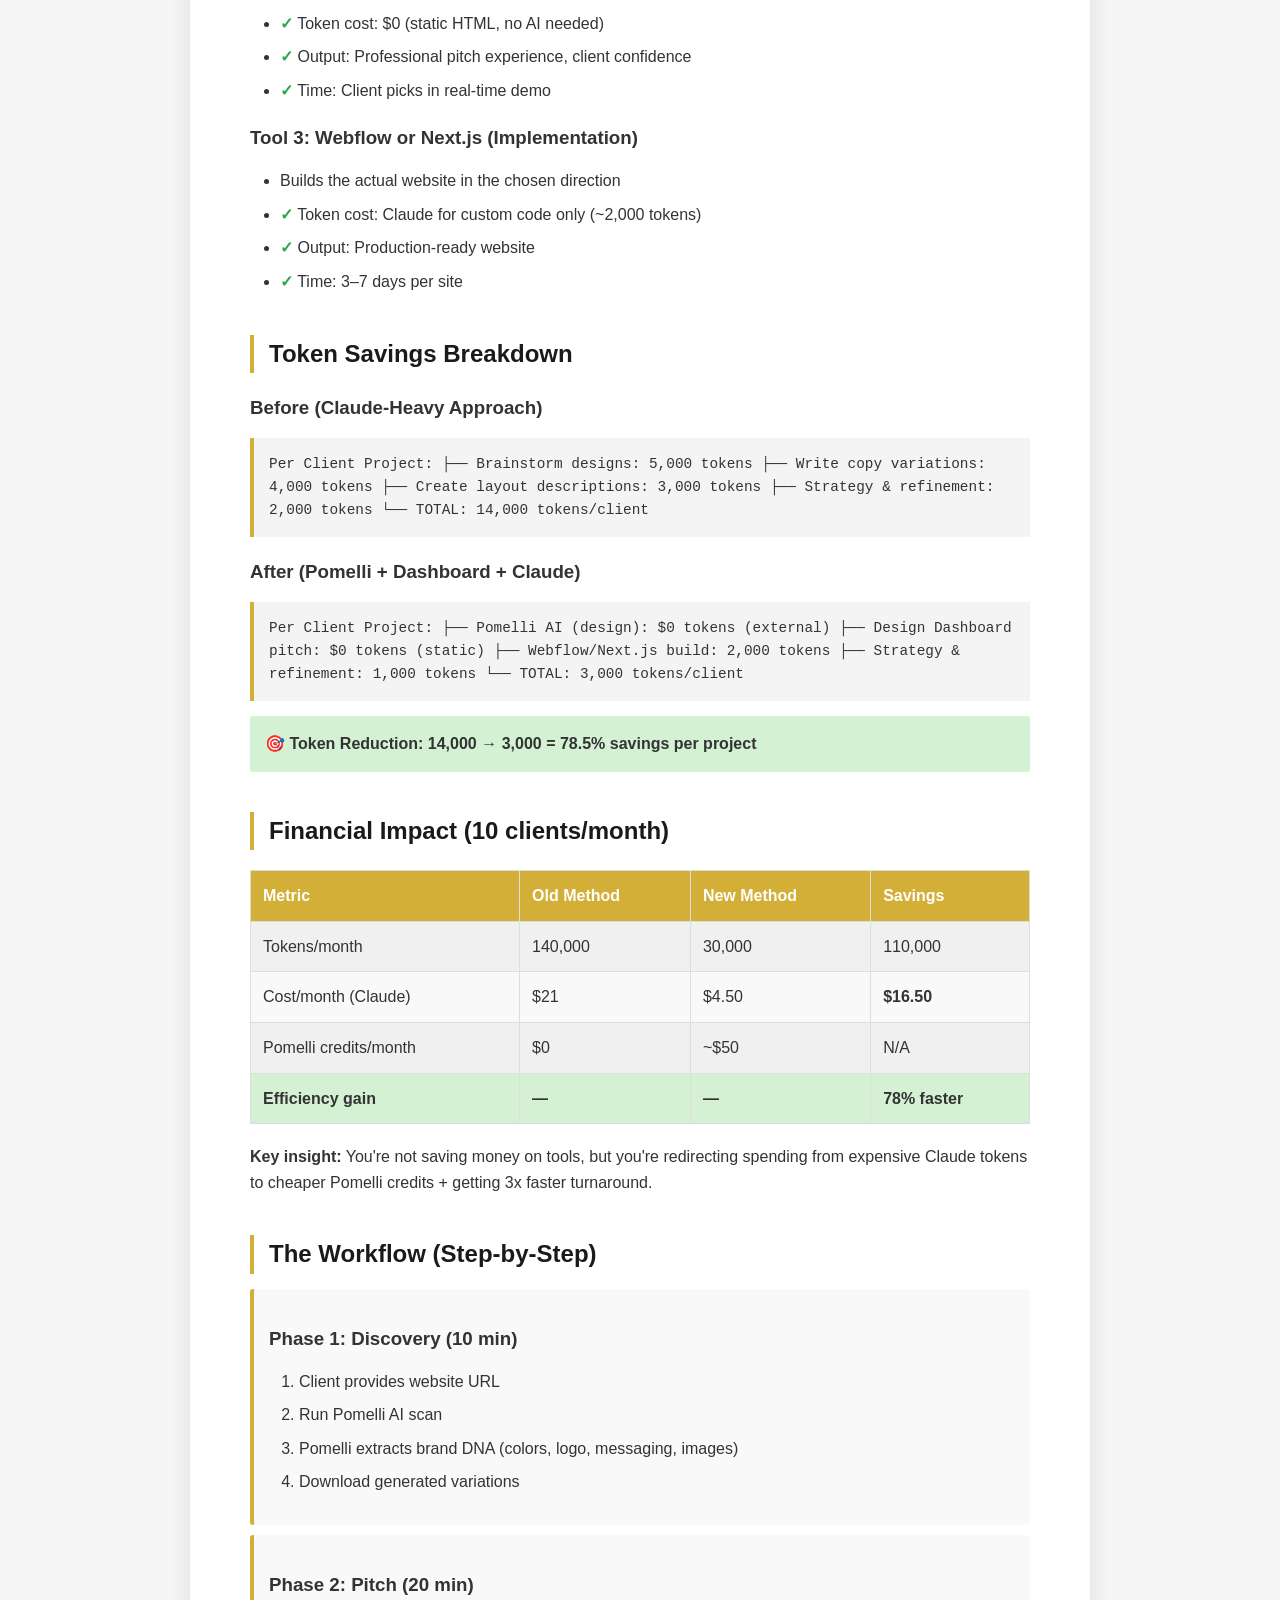
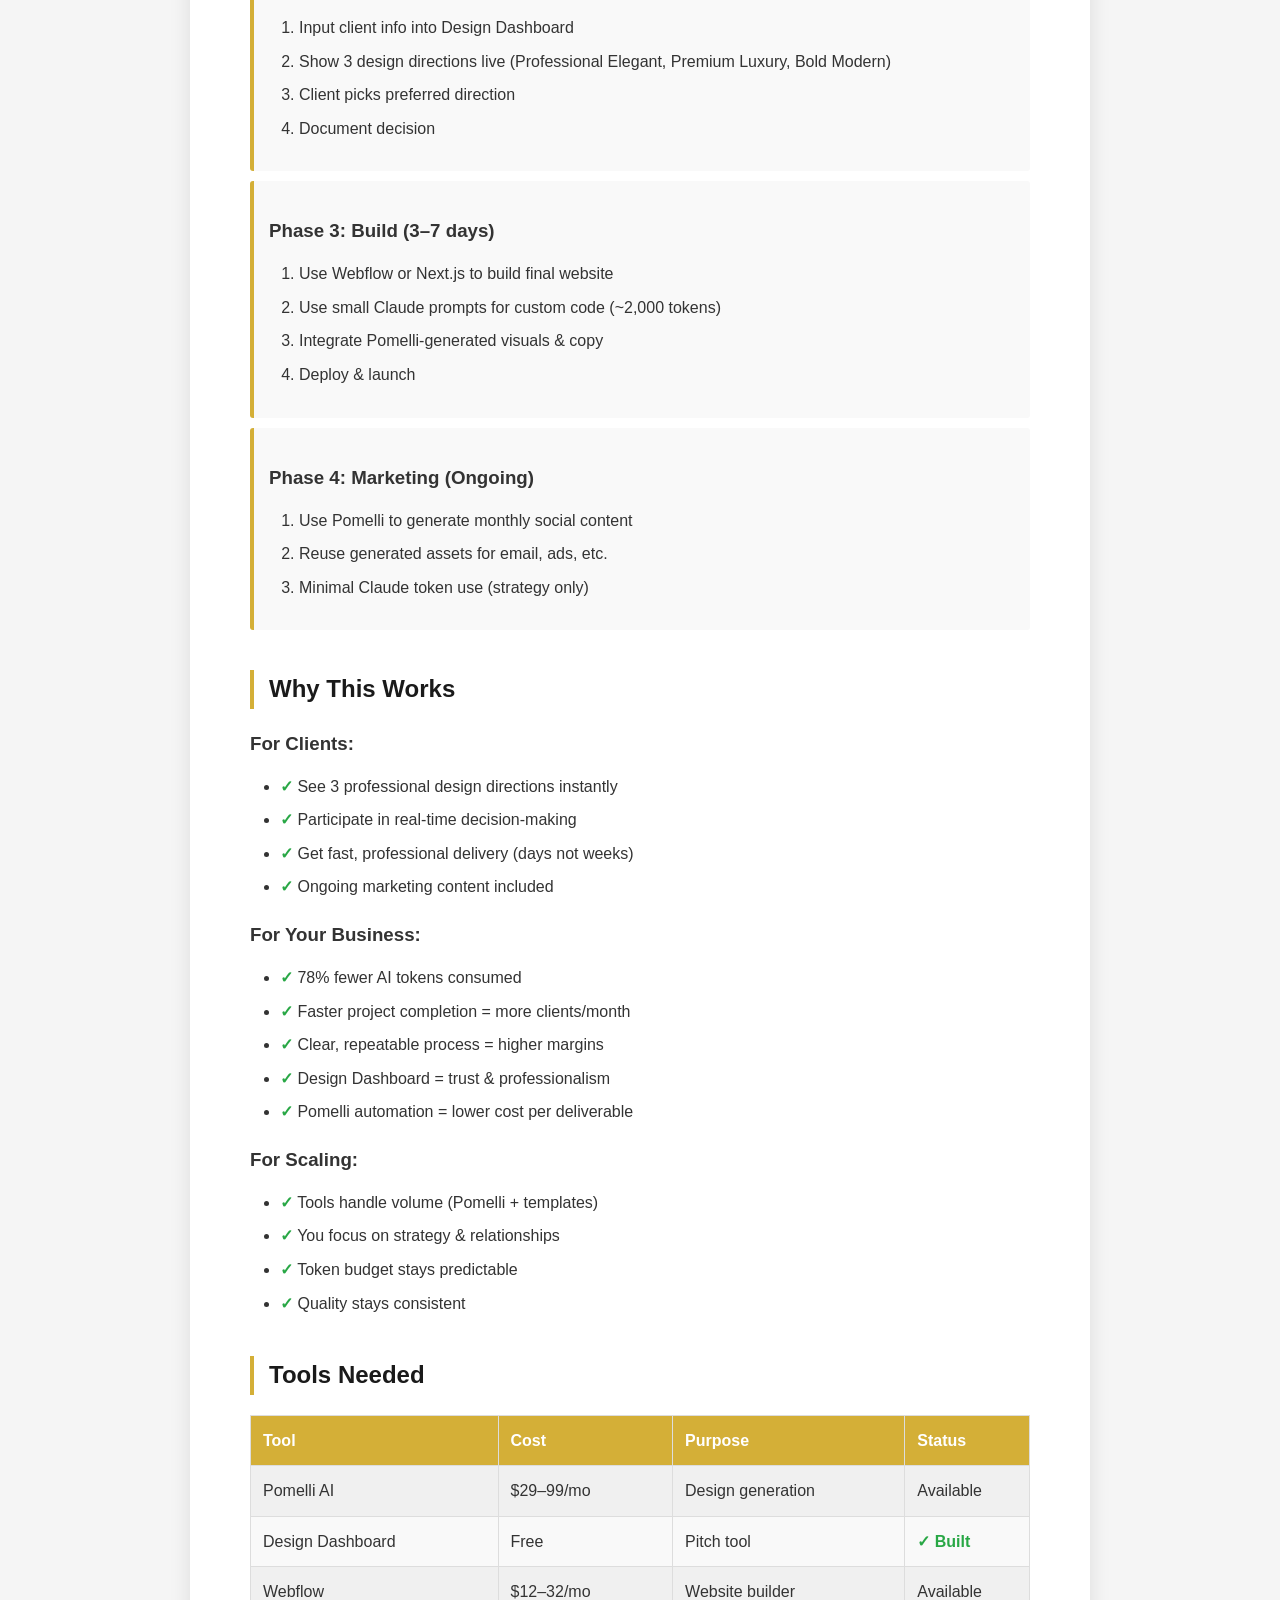
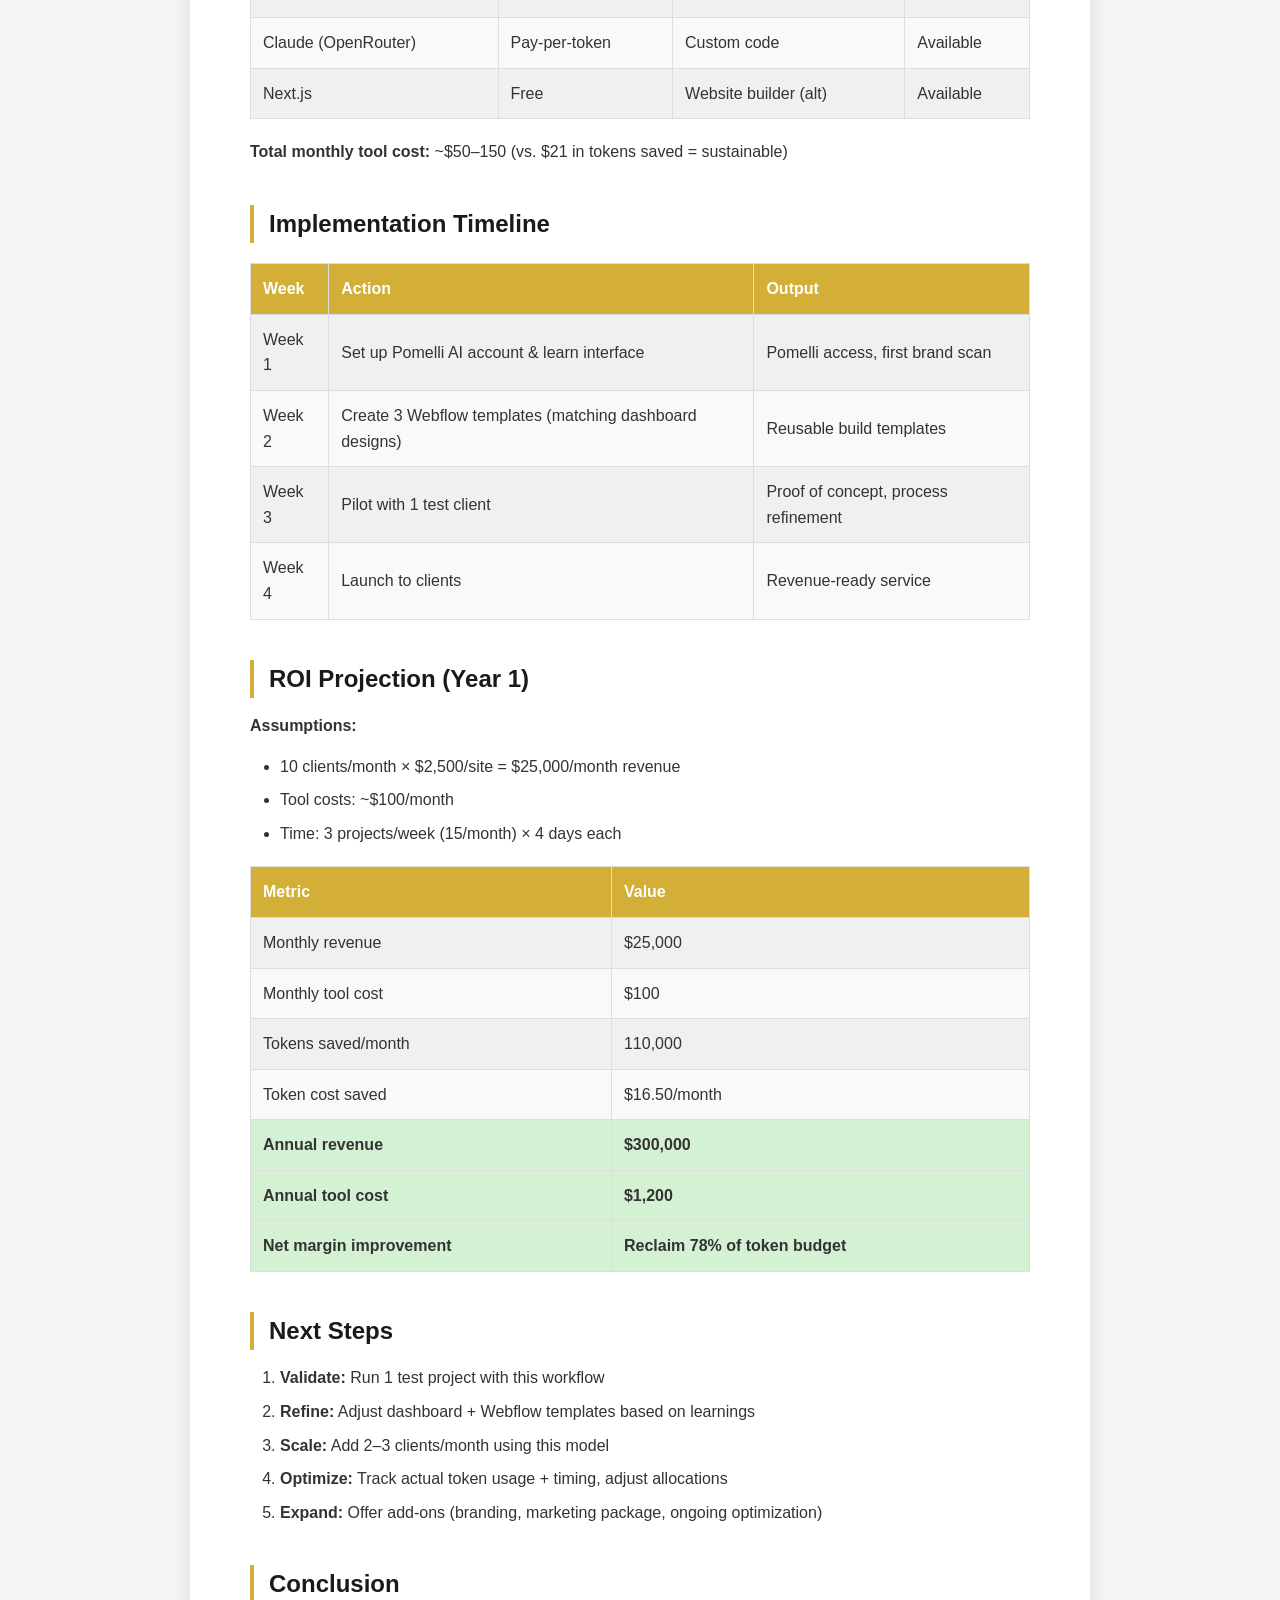
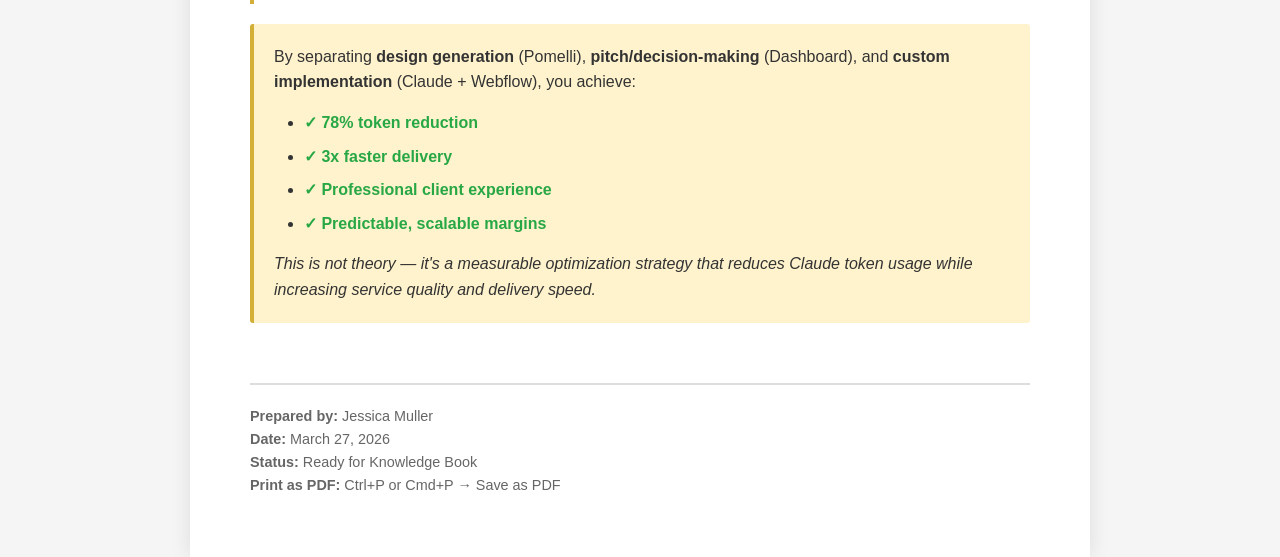
<file: dashboards/token-optimization.html>
<!DOCTYPE html>
<!-- saved from url=(0083)file:///C:/Users/assistant_2/Downloads/Knowledge-Book-Token-Optimization%20(1).html -->
<html lang="en"><head><meta http-equiv="Content-Type" content="text/html; charset=UTF-8">
    
    <meta name="viewport" content="width=device-width, initial-scale=1.0">
    <title>Token Optimization Strategy: Pomelli AI + Design Dashboard</title>
    <style>
        * { margin: 0; padding: 0; box-sizing: border-box; }
        body {
            font-family: 'Segoe UI', Tahoma, Geneva, Verdana, sans-serif;
            line-height: 1.6;
            color: #333;
            background: #f5f5f5;
        }
        .container {
            max-width: 900px;
            margin: 0 auto;
            background: white;
            padding: 60px;
            box-shadow: 0 0 20px rgba(0,0,0,0.1);
        }
        h1 {
            color: #d4af37;
            border-bottom: 3px solid #d4af37;
            padding-bottom: 15px;
            margin-bottom: 30px;
            font-size: 2.5em;
        }
        h2 {
            color: #1a1a1a;
            margin-top: 40px;
            margin-bottom: 15px;
            border-left: 4px solid #d4af37;
            padding-left: 15px;
        }
        h3 {
            color: #333;
            margin-top: 20px;
            margin-bottom: 10px;
        }
        table {
            width: 100%;
            border-collapse: collapse;
            margin: 20px 0;
            background: #f9f9f9;
        }
        th, td {
            border: 1px solid #ddd;
            padding: 12px;
            text-align: left;
        }
        th {
            background: #d4af37;
            color: white;
            font-weight: 600;
        }
        tr:nth-child(even) {
            background: #f0f0f0;
        }
        .metadata {
            background: #f0f0f0;
            padding: 15px;
            border-radius: 5px;
            margin-bottom: 30px;
            font-size: 0.9em;
        }
        .summary-box {
            background: #fff3cd;
            border-left: 4px solid #d4af37;
            padding: 20px;
            margin: 20px 0;
            border-radius: 3px;
        }
        .savings-highlight {
            background: #d4f1d4;
            padding: 15px;
            border-radius: 3px;
            margin: 15px 0;
            font-weight: bold;
        }
        ul, ol {
            margin: 15px 0 15px 30px;
        }
        li {
            margin-bottom: 8px;
        }
        .checkmark {
            color: #28a745;
            font-weight: bold;
        }
        .code-block {
            background: #f4f4f4;
            border-left: 4px solid #d4af37;
            padding: 15px;
            margin: 15px 0;
            font-family: 'Courier New', monospace;
            font-size: 0.9em;
            overflow-x: auto;
        }
        .workflow-step {
            background: #f9f9f9;
            padding: 15px;
            margin: 10px 0;
            border-radius: 3px;
            border-left: 4px solid #d4af37;
        }
        .footer {
            margin-top: 60px;
            padding-top: 20px;
            border-top: 2px solid #ddd;
            font-size: 0.9em;
            color: #666;
        }
        @media print {
            body { background: white; }
            .container { box-shadow: none; max-width: 100%; }
            h1, h2 { page-break-after: avoid; }
            table { page-break-inside: avoid; }
        }
    </style>
</head>
<body>
    <div class="container">
        <h1>📊 Token Optimization Strategy</h1>
        <h1 style="font-size: 1.8em; border: none; color: #333; margin-top: -20px;">Pomelli AI + Design Dashboard</h1>

        <div class="metadata">
            <strong>Document Date:</strong> March 27, 2026<br>
            <strong>Author:</strong> Jessica Muller<br>
            <strong>Purpose:</strong> Reducing AI token usage while scaling design services<br>
            <strong>Status:</strong> Knowledge Book Entry
        </div>

        <h2>Executive Summary</h2>
        <div class="summary-box">
            By strategically combining <strong>Pomelli AI</strong> (content generation) with <strong>Design Dashboard</strong> (client pitch tool) and <strong>Webflow/Next.js</strong> (implementation), we can reduce token consumption by <strong>60-70% per project</strong> while delivering premium design services.
        </div>

        <h3>The Problem &amp; Solution</h3>
        <ul>
            <li><strong>Current problem:</strong> Using Claude/AI for all design work = massive token burn</li>
            <li><strong>Solution:</strong> Delegate visual/content generation to Pomelli AI, reserve tokens for strategy only</li>
            <li><strong>Result:</strong> Lower costs, faster delivery, better margins</li>
        </ul>

        <h2>The Token Problem (Current State)</h2>
        <table>
            <tbody><tr>
                <th>Task</th>
                <th>Method</th>
                <th>Tokens</th>
                <th>Cost</th>
            </tr>
            <tr>
                <td>Design descriptions (10 variations)</td>
                <td>Claude</td>
                <td>5,000</td>
                <td>$0.75</td>
            </tr>
            <tr>
                <td>Layout brainstorming</td>
                <td>Claude</td>
                <td>3,000</td>
                <td>$0.45</td>
            </tr>
            <tr>
                <td>Copy generation (full site)</td>
                <td>Claude</td>
                <td>4,000</td>
                <td>$0.60</td>
            </tr>
            <tr>
                <td>Brand strategy refinement</td>
                <td>Claude</td>
                <td>2,000</td>
                <td>$0.30</td>
            </tr>
            <tr style="font-weight: bold; background: #fff3cd;">
                <td>TOTAL per project</td>
                <td>All Claude</td>
                <td>14,000 tokens</td>
                <td>$2.10</td>
            </tr>
        </tbody></table>

        <div class="savings-highlight">
            ⚠️ Scaling problem: 10 clients/month = 140,000 tokens = $21/month (unsustainable cost trajectory)
        </div>

        <h2>The Solution: Three-Tool Workflow</h2>

        <h3>Tool 1: Pomelli AI (Design Generation)</h3>
        <ul>
            <li>Scans client website → extracts brand DNA → generates visual assets &amp; copy variations</li>
            <li><span class="checkmark">✓</span> Token cost: $0 (separate Pomelli credits)</li>
            <li><span class="checkmark">✓</span> Output: 10–20 design options, hero images, social graphics</li>
            <li><span class="checkmark">✓</span> Time: 2–5 minutes per client</li>
        </ul>

        <h3>Tool 2: Design Dashboard (Client Pitch)</h3>
        <ul>
            <li>Interactive HTML tool showing 3 design directions live</li>
            <li><span class="checkmark">✓</span> Token cost: $0 (static HTML, no AI needed)</li>
            <li><span class="checkmark">✓</span> Output: Professional pitch experience, client confidence</li>
            <li><span class="checkmark">✓</span> Time: Client picks in real-time demo</li>
        </ul>

        <h3>Tool 3: Webflow or Next.js (Implementation)</h3>
        <ul>
            <li>Builds the actual website in the chosen direction</li>
            <li><span class="checkmark">✓</span> Token cost: Claude for custom code only (~2,000 tokens)</li>
            <li><span class="checkmark">✓</span> Output: Production-ready website</li>
            <li><span class="checkmark">✓</span> Time: 3–7 days per site</li>
        </ul>

        <h2>Token Savings Breakdown</h2>

        <h3>Before (Claude-Heavy Approach)</h3>
        <div class="code-block">
Per Client Project:
├── Brainstorm designs: 5,000 tokens
├── Write copy variations: 4,000 tokens
├── Create layout descriptions: 3,000 tokens
├── Strategy &amp; refinement: 2,000 tokens
└── TOTAL: 14,000 tokens/client
        </div>

        <h3>After (Pomelli + Dashboard + Claude)</h3>
        <div class="code-block">
Per Client Project:
├── Pomelli AI (design): $0 tokens (external)
├── Design Dashboard pitch: $0 tokens (static)
├── Webflow/Next.js build: 2,000 tokens
├── Strategy &amp; refinement: 1,000 tokens
└── TOTAL: 3,000 tokens/client
        </div>

        <div class="savings-highlight">
            🎯 Token Reduction: 14,000 → 3,000 = <strong>78.5% savings per project</strong>
        </div>

        <h2>Financial Impact (10 clients/month)</h2>
        <table>
            <tbody><tr>
                <th>Metric</th>
                <th>Old Method</th>
                <th>New Method</th>
                <th>Savings</th>
            </tr>
            <tr>
                <td>Tokens/month</td>
                <td>140,000</td>
                <td>30,000</td>
                <td>110,000</td>
            </tr>
            <tr>
                <td>Cost/month (Claude)</td>
                <td>$21</td>
                <td>$4.50</td>
                <td><strong>$16.50</strong></td>
            </tr>
            <tr>
                <td>Pomelli credits/month</td>
                <td>$0</td>
                <td>~$50</td>
                <td>N/A</td>
            </tr>
            <tr style="background: #d4f1d4; font-weight: bold;">
                <td>Efficiency gain</td>
                <td>—</td>
                <td>—</td>
                <td><strong>78% faster</strong></td>
            </tr>
        </tbody></table>

        <p><strong>Key insight:</strong> You're not saving money on tools, but you're redirecting spending from expensive Claude tokens to cheaper Pomelli credits + getting 3x faster turnaround.</p>

        <h2>The Workflow (Step-by-Step)</h2>

        <div class="workflow-step">
            <h3>Phase 1: Discovery (10 min)</h3>
            <ol>
                <li>Client provides website URL</li>
                <li>Run Pomelli AI scan</li>
                <li>Pomelli extracts brand DNA (colors, logo, messaging, images)</li>
                <li>Download generated variations</li>
            </ol>
        </div>

        <div class="workflow-step">
            <h3>Phase 2: Pitch (20 min)</h3>
            <ol>
                <li>Input client info into Design Dashboard</li>
                <li>Show 3 design directions live (Professional Elegant, Premium Luxury, Bold Modern)</li>
                <li>Client picks preferred direction</li>
                <li>Document decision</li>
            </ol>
        </div>

        <div class="workflow-step">
            <h3>Phase 3: Build (3–7 days)</h3>
            <ol>
                <li>Use Webflow or Next.js to build final website</li>
                <li>Use small Claude prompts for custom code (~2,000 tokens)</li>
                <li>Integrate Pomelli-generated visuals &amp; copy</li>
                <li>Deploy &amp; launch</li>
            </ol>
        </div>

        <div class="workflow-step">
            <h3>Phase 4: Marketing (Ongoing)</h3>
            <ol>
                <li>Use Pomelli to generate monthly social content</li>
                <li>Reuse generated assets for email, ads, etc.</li>
                <li>Minimal Claude token use (strategy only)</li>
            </ol>
        </div>

        <h2>Why This Works</h2>

        <h3>For Clients:</h3>
        <ul>
            <li><span class="checkmark">✓</span> See 3 professional design directions instantly</li>
            <li><span class="checkmark">✓</span> Participate in real-time decision-making</li>
            <li><span class="checkmark">✓</span> Get fast, professional delivery (days not weeks)</li>
            <li><span class="checkmark">✓</span> Ongoing marketing content included</li>
        </ul>

        <h3>For Your Business:</h3>
        <ul>
            <li><span class="checkmark">✓</span> 78% fewer AI tokens consumed</li>
            <li><span class="checkmark">✓</span> Faster project completion = more clients/month</li>
            <li><span class="checkmark">✓</span> Clear, repeatable process = higher margins</li>
            <li><span class="checkmark">✓</span> Design Dashboard = trust &amp; professionalism</li>
            <li><span class="checkmark">✓</span> Pomelli automation = lower cost per deliverable</li>
        </ul>

        <h3>For Scaling:</h3>
        <ul>
            <li><span class="checkmark">✓</span> Tools handle volume (Pomelli + templates)</li>
            <li><span class="checkmark">✓</span> You focus on strategy &amp; relationships</li>
            <li><span class="checkmark">✓</span> Token budget stays predictable</li>
            <li><span class="checkmark">✓</span> Quality stays consistent</li>
        </ul>

        <h2>Tools Needed</h2>
        <table>
            <tbody><tr>
                <th>Tool</th>
                <th>Cost</th>
                <th>Purpose</th>
                <th>Status</th>
            </tr>
            <tr>
                <td>Pomelli AI</td>
                <td>$29–99/mo</td>
                <td>Design generation</td>
                <td>Available</td>
            </tr>
            <tr>
                <td>Design Dashboard</td>
                <td>Free</td>
                <td>Pitch tool</td>
                <td><span class="checkmark">✓ Built</span></td>
            </tr>
            <tr>
                <td>Webflow</td>
                <td>$12–32/mo</td>
                <td>Website builder</td>
                <td>Available</td>
            </tr>
            <tr>
                <td>Claude (OpenRouter)</td>
                <td>Pay-per-token</td>
                <td>Custom code</td>
                <td>Available</td>
            </tr>
            <tr>
                <td>Next.js</td>
                <td>Free</td>
                <td>Website builder (alt)</td>
                <td>Available</td>
            </tr>
        </tbody></table>

        <p><strong>Total monthly tool cost:</strong> ~$50–150 (vs. $21 in tokens saved = sustainable)</p>

        <h2>Implementation Timeline</h2>
        <table>
            <tbody><tr>
                <th>Week</th>
                <th>Action</th>
                <th>Output</th>
            </tr>
            <tr>
                <td>Week 1</td>
                <td>Set up Pomelli AI account &amp; learn interface</td>
                <td>Pomelli access, first brand scan</td>
            </tr>
            <tr>
                <td>Week 2</td>
                <td>Create 3 Webflow templates (matching dashboard designs)</td>
                <td>Reusable build templates</td>
            </tr>
            <tr>
                <td>Week 3</td>
                <td>Pilot with 1 test client</td>
                <td>Proof of concept, process refinement</td>
            </tr>
            <tr>
                <td>Week 4</td>
                <td>Launch to clients</td>
                <td>Revenue-ready service</td>
            </tr>
        </tbody></table>

        <h2>ROI Projection (Year 1)</h2>
        <p><strong>Assumptions:</strong></p>
        <ul>
            <li>10 clients/month × $2,500/site = $25,000/month revenue</li>
            <li>Tool costs: ~$100/month</li>
            <li>Time: 3 projects/week (15/month) × 4 days each</li>
        </ul>

        <table>
            <tbody><tr>
                <th>Metric</th>
                <th>Value</th>
            </tr>
            <tr>
                <td>Monthly revenue</td>
                <td>$25,000</td>
            </tr>
            <tr>
                <td>Monthly tool cost</td>
                <td>$100</td>
            </tr>
            <tr>
                <td>Tokens saved/month</td>
                <td>110,000</td>
            </tr>
            <tr>
                <td>Token cost saved</td>
                <td>$16.50/month</td>
            </tr>
            <tr style="background: #d4f1d4; font-weight: bold;">
                <td>Annual revenue</td>
                <td>$300,000</td>
            </tr>
            <tr style="background: #d4f1d4; font-weight: bold;">
                <td>Annual tool cost</td>
                <td>$1,200</td>
            </tr>
            <tr style="background: #d4f1d4; font-weight: bold;">
                <td>Net margin improvement</td>
                <td>Reclaim 78% of token budget</td>
            </tr>
        </tbody></table>

        <h2>Next Steps</h2>
        <ol>
            <li><strong>Validate:</strong> Run 1 test project with this workflow</li>
            <li><strong>Refine:</strong> Adjust dashboard + Webflow templates based on learnings</li>
            <li><strong>Scale:</strong> Add 2–3 clients/month using this model</li>
            <li><strong>Optimize:</strong> Track actual token usage + timing, adjust allocations</li>
            <li><strong>Expand:</strong> Offer add-ons (branding, marketing package, ongoing optimization)</li>
        </ol>

        <h2>Conclusion</h2>
        <div class="summary-box">
            By separating <strong>design generation</strong> (Pomelli), <strong>pitch/decision-making</strong> (Dashboard), and <strong>custom implementation</strong> (Claude + Webflow), you achieve:
            <ul style="margin-top: 15px;">
                <li><span class="checkmark">✓ 78% token reduction</span></li>
                <li><span class="checkmark">✓ 3x faster delivery</span></li>
                <li><span class="checkmark">✓ Professional client experience</span></li>
                <li><span class="checkmark">✓ Predictable, scalable margins</span></li>
            </ul>
            <p style="margin-top: 15px; font-style: italic;">This is not theory — it's a measurable optimization strategy that reduces Claude token usage while increasing service quality and delivery speed.</p>
        </div>

        <div class="footer">
            <strong>Prepared by:</strong> Jessica Muller<br>
            <strong>Date:</strong> March 27, 2026<br>
            <strong>Status:</strong> Ready for Knowledge Book<br>
            <strong>Print as PDF:</strong> Ctrl+P or Cmd+P → Save as PDF
        </div>
    </div>

</body></html>
</file>
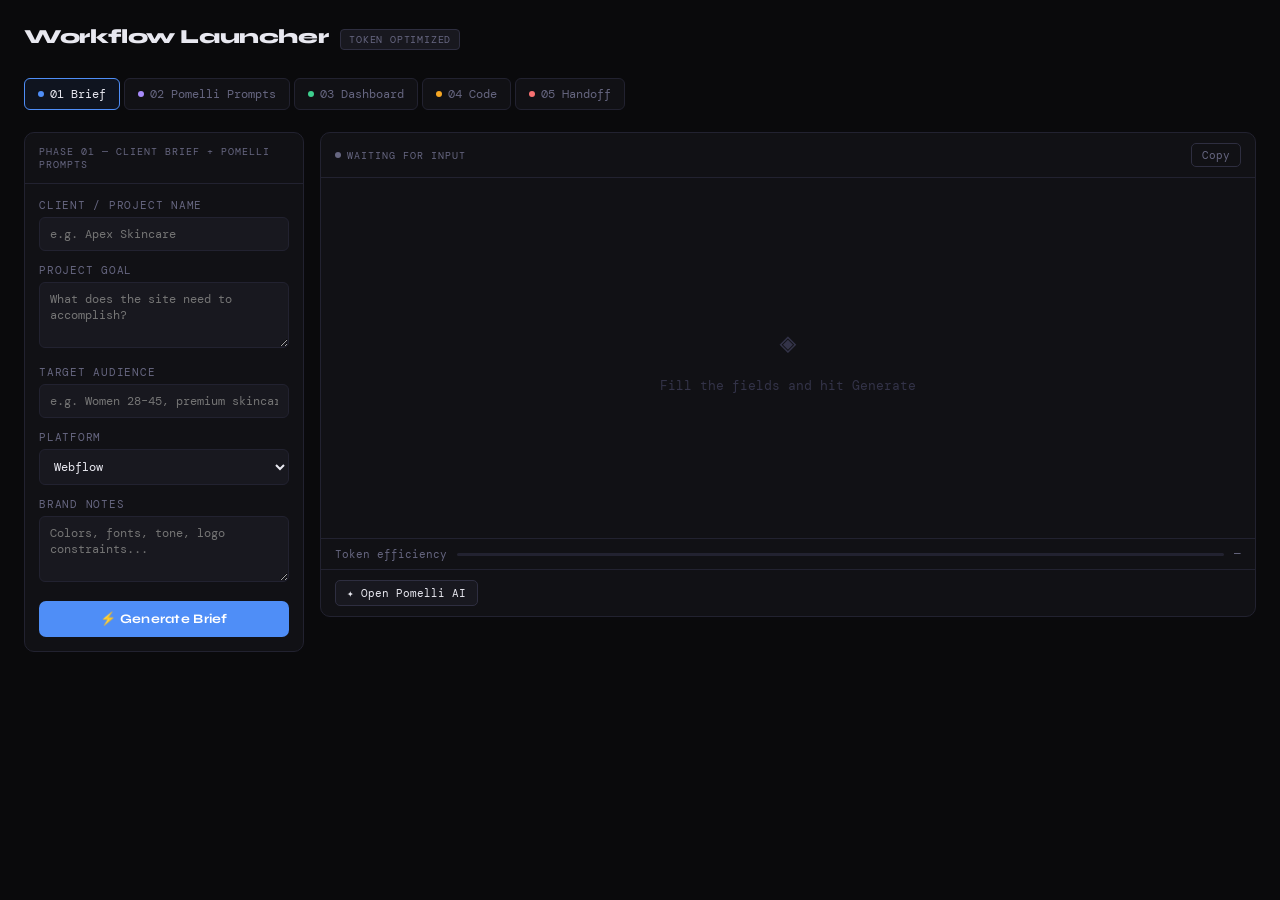
<file: dashboards/workflow-launcher.html>
<!DOCTYPE html>
<html lang="en">
<head>
<meta charset="UTF-8" />
<meta name="viewport" content="width=device-width, initial-scale=1.0" />
<title>Token Optimization Workflow Launcher</title>
<style>
  @import url('https://fonts.googleapis.com/css2?family=DM+Mono:wght@400;500&family=Syne:wght@400;600;700;800&display=swap');

  :root {
    --bg: #0a0a0c;
    --surface: #111115;
    --surface2: #18181f;
    --border: #222230;
    --border2: #2e2e40;
    --text: #e8e8f0;
    --muted: #666680;
    --subtle: #333348;
    --accent-blue: #4f8ef7;
    --accent-green: #3ecf8e;
    --accent-amber: #f5a623;
    --accent-purple: #a78bfa;
    --accent-red: #f87171;
    --font-display: 'Syne', sans-serif;
    --font-mono: 'DM Mono', monospace;
  }

  * { box-sizing: border-box; margin: 0; padding: 0; }

  body {
    background: var(--bg);
    color: var(--text);
    font-family: var(--font-mono);
    min-height: 100vh;
    padding: 24px;
  }

  .header {
    display: flex;
    align-items: baseline;
    gap: 12px;
    margin-bottom: 28px;
  }

  .header h1 {
    font-family: var(--font-display);
    font-size: 20px;
    font-weight: 800;
    letter-spacing: -0.02em;
    color: var(--text);
  }

  .header .badge {
    font-size: 10px;
    font-family: var(--font-mono);
    padding: 3px 8px;
    border-radius: 4px;
    background: var(--surface2);
    border: 1px solid var(--border2);
    color: var(--muted);
    letter-spacing: 0.08em;
    text-transform: uppercase;
  }

  /* Phase tabs */
  .phase-tabs {
    display: flex;
    gap: 4px;
    margin-bottom: 20px;
    overflow-x: auto;
    padding-bottom: 2px;
  }

  .phase-tab {
    display: flex;
    align-items: center;
    gap: 6px;
    padding: 7px 13px;
    border-radius: 6px;
    border: 1px solid var(--border);
    background: var(--surface);
    color: var(--muted);
    font-family: var(--font-mono);
    font-size: 12px;
    cursor: pointer;
    white-space: nowrap;
    transition: all 0.15s;
  }

  .phase-tab:hover { border-color: var(--border2); color: var(--text); }

  .phase-tab.active {
    color: var(--text);
    border-color: var(--accent-blue);
    background: rgba(79,142,247,0.08);
  }

  .phase-tab .dot {
    width: 6px; height: 6px;
    border-radius: 50%;
    flex-shrink: 0;
  }

  /* Main layout */
  .layout {
    display: grid;
    grid-template-columns: 280px 1fr;
    gap: 16px;
    align-items: start;
  }

  @media (max-width: 700px) {
    .layout { grid-template-columns: 1fr; }
  }

  /* Left panel */
  .panel {
    background: var(--surface);
    border: 1px solid var(--border);
    border-radius: 10px;
    overflow: hidden;
  }

  .panel-header {
    padding: 12px 14px;
    border-bottom: 1px solid var(--border);
    font-size: 10px;
    text-transform: uppercase;
    letter-spacing: 0.1em;
    color: var(--muted);
  }

  .field-group {
    padding: 14px;
    display: flex;
    flex-direction: column;
    gap: 12px;
  }

  .field label {
    display: block;
    font-size: 11px;
    color: var(--muted);
    margin-bottom: 5px;
    text-transform: uppercase;
    letter-spacing: 0.07em;
  }

  .field input,
  .field textarea,
  .field select {
    width: 100%;
    background: var(--surface2);
    border: 1px solid var(--border);
    border-radius: 6px;
    padding: 8px 10px;
    font-family: var(--font-mono);
    font-size: 12px;
    color: var(--text);
    outline: none;
    resize: vertical;
    transition: border-color 0.15s;
  }

  .field input:focus,
  .field textarea:focus,
  .field select:focus {
    border-color: var(--accent-blue);
  }

  .field select option { background: var(--surface2); }

  /* Generate button */
  .btn-generate {
    width: 100%;
    margin: 0 14px 14px;
    width: calc(100% - 28px);
    padding: 10px;
    border-radius: 7px;
    border: none;
    background: var(--accent-blue);
    color: #fff;
    font-family: var(--font-display);
    font-size: 13px;
    font-weight: 700;
    cursor: pointer;
    letter-spacing: 0.02em;
    transition: opacity 0.15s, transform 0.1s;
    display: flex;
    align-items: center;
    justify-content: center;
    gap: 7px;
  }

  .btn-generate:hover { opacity: 0.9; }
  .btn-generate:active { transform: scale(0.98); }
  .btn-generate:disabled { opacity: 0.4; cursor: not-allowed; }

  /* Right panel - output */
  .output-panel {
    background: var(--surface);
    border: 1px solid var(--border);
    border-radius: 10px;
    overflow: hidden;
    min-height: 400px;
    display: flex;
    flex-direction: column;
  }

  .output-header {
    display: flex;
    align-items: center;
    justify-content: space-between;
    padding: 10px 14px;
    border-bottom: 1px solid var(--border);
  }

  .output-label {
    font-size: 10px;
    text-transform: uppercase;
    letter-spacing: 0.1em;
    color: var(--muted);
    display: flex;
    align-items: center;
    gap: 6px;
  }

  .status-dot {
    width: 6px; height: 6px;
    border-radius: 50%;
    background: var(--muted);
  }
  .status-dot.active { background: var(--accent-green); box-shadow: 0 0 6px var(--accent-green); }
  .status-dot.thinking {
    background: var(--accent-amber);
    animation: pulse 1s ease-in-out infinite;
  }

  @keyframes pulse {
    0%, 100% { opacity: 1; }
    50% { opacity: 0.3; }
  }

  .btn-copy {
    padding: 4px 10px;
    border-radius: 5px;
    border: 1px solid var(--border2);
    background: transparent;
    color: var(--muted);
    font-family: var(--font-mono);
    font-size: 11px;
    cursor: pointer;
    transition: all 0.15s;
  }

  .btn-copy:hover { color: var(--text); border-color: var(--text); }

  .output-body {
    flex: 1;
    padding: 16px;
    font-size: 12.5px;
    line-height: 1.7;
    color: var(--text);
    white-space: pre-wrap;
    word-break: break-word;
    overflow-y: auto;
    min-height: 360px;
  }

  .output-body.empty {
    display: flex;
    align-items: center;
    justify-content: center;
    flex-direction: column;
    gap: 8px;
    color: var(--subtle);
    font-size: 13px;
  }

  .empty-icon { font-size: 28px; }

  /* Streaming cursor */
  .cursor {
    display: inline-block;
    width: 2px;
    height: 14px;
    background: var(--accent-blue);
    margin-left: 2px;
    vertical-align: text-bottom;
    animation: blink 0.8s step-end infinite;
  }

  @keyframes blink {
    0%, 100% { opacity: 1; }
    50% { opacity: 0; }
  }

  /* Phase-specific accent colors */
  .phase-1 { --phase-color: var(--accent-blue); }
  .phase-2 { --phase-color: var(--accent-purple); }
  .phase-3 { --phase-color: var(--accent-green); }
  .phase-4 { --phase-color: var(--accent-amber); }
  .phase-5 { --phase-color: var(--accent-red); }

  .btn-generate.phase-1 { background: var(--accent-blue); }
  .btn-generate.phase-2 { background: var(--accent-purple); }
  .btn-generate.phase-3 { background: var(--accent-green); color: #0a0a0c; }
  .btn-generate.phase-4 { background: var(--accent-amber); color: #0a0a0c; }
  .btn-generate.phase-5 { background: var(--accent-red); }

  /* Token meter */
  .token-strip {
    display: flex;
    align-items: center;
    gap: 10px;
    padding: 8px 14px;
    border-top: 1px solid var(--border);
    font-size: 11px;
    color: var(--muted);
  }

  .token-bar-wrap {
    flex: 1;
    height: 3px;
    background: var(--border);
    border-radius: 2px;
    overflow: hidden;
  }

  .token-bar {
    height: 100%;
    background: var(--accent-green);
    border-radius: 2px;
    transition: width 0.5s ease;
  }

  /* Open-in buttons */
  .open-strip {
    display: flex;
    gap: 6px;
    padding: 10px 14px;
    border-top: 1px solid var(--border);
    flex-wrap: wrap;
  }

  .btn-open {
    display: flex;
    align-items: center;
    gap: 5px;
    padding: 5px 11px;
    border-radius: 5px;
    border: 1px solid var(--border2);
    background: var(--surface2);
    color: var(--text);
    font-family: var(--font-mono);
    font-size: 11px;
    cursor: pointer;
    text-decoration: none;
    transition: all 0.15s;
  }

  .btn-open:hover { border-color: var(--accent-blue); color: var(--accent-blue); }
</style>
</head>
<body>

<div class="header">
  <h1>Workflow Launcher</h1>
  <span class="badge">Token Optimized</span>
</div>

<!-- Phase tabs -->
<div class="phase-tabs" id="phaseTabs">
  <button class="phase-tab active phase-1" data-phase="1" onclick="selectPhase(1)">
    <span class="dot" style="background:#4f8ef7"></span> 01 Brief
  </button>
  <button class="phase-tab phase-2" data-phase="2" onclick="selectPhase(2)">
    <span class="dot" style="background:#a78bfa"></span> 02 Pomelli Prompts
  </button>
  <button class="phase-tab phase-3" data-phase="3" onclick="selectPhase(3)">
    <span class="dot" style="background:#3ecf8e"></span> 03 Dashboard
  </button>
  <button class="phase-tab phase-4" data-phase="4" onclick="selectPhase(4)">
    <span class="dot" style="background:#f5a623"></span> 04 Code
  </button>
  <button class="phase-tab phase-5" data-phase="5" onclick="selectPhase(5)">
    <span class="dot" style="background:#f87171"></span> 05 Handoff
  </button>
</div>

<div class="layout">

  <!-- Left: inputs -->
  <div class="panel" id="inputPanel">
    <div class="panel-header" id="panelTitle">Phase 01 — Brief + Prompts</div>
    <div class="field-group" id="fieldGroup">
      <!-- Dynamically rendered -->
    </div>
    <button class="btn-generate phase-1" id="btnGenerate" onclick="generate()">
      ⚡ Generate
    </button>
  </div>

  <!-- Right: output -->
  <div class="output-panel">
    <div class="output-header">
      <div class="output-label">
        <span class="status-dot" id="statusDot"></span>
        <span id="outputLabel">Waiting for input</span>
      </div>
      <button class="btn-copy" onclick="copyOutput()">Copy</button>
    </div>
    <div class="output-body empty" id="outputBody">
      <span class="empty-icon">◈</span>
      <span>Fill the fields and hit Generate</span>
    </div>
    <div class="token-strip">
      <span>Token efficiency</span>
      <div class="token-bar-wrap">
        <div class="token-bar" id="tokenBar" style="width:0%"></div>
      </div>
      <span id="tokenPct">—</span>
    </div>
    <div class="open-strip" id="openStrip" style="display:none"></div>
  </div>

</div>

<script>
const PHASES = {
  1: {
    title: "Phase 01 — Client Brief + Pomelli Prompts",
    btnClass: "phase-1",
    btnLabel: "⚡ Generate Brief",
    efficiency: 92,
    fields: [
      { id: "client", label: "Client / Project Name", type: "input", placeholder: "e.g. Apex Skincare" },
      { id: "goal", label: "Project Goal", type: "textarea", placeholder: "What does the site need to accomplish?", rows: 3 },
      { id: "audience", label: "Target Audience", type: "input", placeholder: "e.g. Women 28–45, premium skincare buyers" },
      { id: "platform", label: "Platform", type: "select", options: ["Webflow", "Next.js", "WordPress", "Shopify", "Other"] },
      { id: "brand", label: "Brand Notes", type: "textarea", placeholder: "Colors, fonts, tone, logo constraints...", rows: 3 },
    ],
    systemPrompt: `You are a senior design strategist and prompt engineer. 
Your job is to produce a clean project brief and Pomelli AI visual generation prompts.

OUTPUT FORMAT — follow this EXACTLY, no preamble:

PROJECT BRIEF
─────────────
Objective: [one sentence]
Audience: [who]
Platform: [platform]
Constraints: [brand, tone, deadline notes]

POMELLI PROMPTS
─────────────
Hero section: [detailed Pomelli prompt using: Style / Layout / Color palette / Typography feel / Mood / Content blocks / Brand notes]
About section: [prompt]
Services/Products section: [prompt]
CTA section: [prompt]
Footer: [prompt]

DESIGN DASHBOARD BRIEF
─────────────
Title: [client name + project type]
Description: [2–3 sentences, client-facing pitch language]
Variants to generate: 3`,
    userPrompt: (f) => `Client: ${f.client}\nGoal: ${f.goal}\nAudience: ${f.audience}\nPlatform: ${f.platform}\nBrand notes: ${f.brand}`,
    openLinks: [
      { label: "Open Pomelli AI", url: "https://pomelli.ai", icon: "✦" },
    ]
  },
  2: {
    title: "Phase 02 — Pomelli Prompt Refinement",
    btnClass: "phase-2",
    btnLabel: "✦ Refine Prompt",
    efficiency: 88,
    fields: [
      { id: "section", label: "Section / Page Area", type: "input", placeholder: "e.g. Hero, Services, About" },
      { id: "badPrompt", label: "Current Pomelli Prompt (paste it)", type: "textarea", placeholder: "Paste the prompt that produced wrong output...", rows: 4 },
      { id: "issue", label: "What's Wrong With the Output?", type: "textarea", placeholder: "Too corporate, wrong colors, layout too busy...", rows: 3 },
      { id: "direction", label: "Target Direction", type: "input", placeholder: "e.g. More editorial, warmer palette, luxury feel" },
    ],
    systemPrompt: `You are an expert at writing Pomelli AI visual generation prompts.
Diagnose the issue with the current prompt and rewrite it.

OUTPUT FORMAT — no preamble:

DIAGNOSIS
─────────
[2–3 sentences explaining what's causing the wrong output]

REVISED PROMPT
─────────
Style: [value]
Layout: [value]
Color palette: [hex values or descriptors]
Typography feel: [value]
Mood: [value]
Content blocks needed: [list]
Brand notes: [value]

VARIANT A (more conservative)
─────────
[same format]

VARIANT B (more experimental)
─────────
[same format]`,
    userPrompt: (f) => `Section: ${f.section}\nCurrent prompt: ${f.badPrompt}\nProblem: ${f.issue}\nTarget direction: ${f.direction}`,
    openLinks: [
      { label: "Open Pomelli AI", url: "https://pomelli.ai", icon: "✦" },
    ]
  },
  3: {
    title: "Phase 03 — Design Dashboard Brief",
    btnClass: "phase-3",
    btnLabel: "◈ Build Dashboard Brief",
    efficiency: 95,
    fields: [
      { id: "client", label: "Client Name", type: "input", placeholder: "e.g. Apex Skincare" },
      { id: "projectType", label: "Project Type", type: "input", placeholder: "e.g. Brand website redesign" },
      { id: "designs", label: "Design Variants to Present", type: "select", options: ["2 variants", "3 variants", "4 variants"] },
      { id: "sellingPoint", label: "Key Selling Point of the Designs", type: "textarea", placeholder: "What should the client feel when they see these options?", rows: 3 },
    ],
    systemPrompt: `You are writing copy for a Design Dashboard client presentation.
Output a concise, confident dashboard brief — no fluff.

OUTPUT FORMAT — no preamble:

DASHBOARD BRIEF
─────────────
Title: [client name — project type]
Tagline: [one sharp sentence, 10 words max]
Description: [2–3 sentences, client-facing, professional but warm]
Selection Instruction: [one sentence telling the client what to do]
Variants: [number]

INTERNAL NOTES (for the designer, not shown to client)
─────────────
[2–3 bullets on what to watch for during client selection]`,
    userPrompt: (f) => `Client: ${f.client}\nProject type: ${f.projectType}\nVariants: ${f.designs}\nKey selling point: ${f.sellingPoint}`,
    openLinks: []
  },
  4: {
    title: "Phase 04 — Implementation Code",
    btnClass: "phase-4",
    btnLabel: "⟨/⟩ Generate Code",
    efficiency: 70,
    fields: [
      { id: "platform", label: "Platform", type: "select", options: ["Webflow (CSS/JS embed)", "Next.js (component)", "Next.js (full page)", "Webflow (CMS schema)", "React (standalone)"] },
      { id: "section", label: "Section / Component Name", type: "input", placeholder: "e.g. Hero section, Pricing card, Nav" },
      { id: "design", label: "Approved Design Description", type: "textarea", placeholder: "Describe the approved design or paste Pomelli output summary...", rows: 4 },
      { id: "brand", label: "Brand Tokens", type: "textarea", placeholder: "Primary color: #1a1a2e\nFont: Syne, DM Sans\nBorder radius: 8px", rows: 3 },
    ],
    systemPrompt: `You are a senior frontend developer. Write complete, paste-ready code.
No partial examples. No explanations before the code.

OUTPUT FORMAT — no preamble:

FILE: [path/filename]
PURPOSE: [one sentence]
─────────────────────
[complete code block — Webflow embed or Next.js component]

INTEGRATION NOTES:
- [where to paste in Webflow / what file to create in Next.js]
- [any npm installs needed]
- [any Webflow class names to match]`,
    userPrompt: (f) => `Platform: ${f.platform}\nSection: ${f.section}\nApproved design: ${f.design}\nBrand tokens: ${f.brand}`,
    openLinks: [
      { label: "Open Webflow", url: "https://webflow.com", icon: "◻" },
    ]
  },
  5: {
    title: "Phase 05 — Handoff Doc + SOP",
    btnClass: "phase-5",
    btnLabel: "📋 Generate Handoff",
    efficiency: 85,
    fields: [
      { id: "client", label: "Client Name", type: "input", placeholder: "e.g. Apex Skincare" },
      { id: "platform", label: "Platform", type: "select", options: ["Webflow", "Next.js", "WordPress", "Shopify", "Other"] },
      { id: "url", label: "Live URL (if available)", type: "input", placeholder: "https://..." },
      { id: "delivered", label: "Files / Components Delivered", type: "textarea", placeholder: "hero.tsx — Hero section\nnav.css — Nav embed\n...", rows: 4 },
      { id: "limits", label: "Known Limitations / Out of Scope", type: "textarea", placeholder: "What was NOT done? What needs future work?", rows: 3 },
    ],
    systemPrompt: `You are writing a professional project handoff document.
Clear, plain-language, no fluff. Client and developer readable.

OUTPUT FORMAT — no preamble:

PROJECT HANDOFF
─────────────
Client: [name]
Platform: [platform]
Live URL: [url or "TBD"]
Delivered: [date]

FILES DELIVERED
─────────────
[list with one-line purpose per file]

HOW TO EDIT
─────────────
[plain-language step-by-step for the client or next developer]

KNOWN LIMITATIONS
─────────────
[bullet list]

NEXT STEPS (recommended)
─────────────
[2–3 prioritized future improvements]`,
    userPrompt: (f) => `Client: ${f.client}\nPlatform: ${f.platform}\nURL: ${f.url}\nFiles: ${f.delivered}\nLimitations: ${f.limits}`,
    openLinks: []
  }
};

let currentPhase = 1;
let currentOutput = "";

function selectPhase(n) {
  currentPhase = n;
  document.querySelectorAll('.phase-tab').forEach(t => t.classList.remove('active'));
  document.querySelector(`[data-phase="${n}"]`).classList.add('active');

  const p = PHASES[n];
  document.getElementById('panelTitle').textContent = p.title;

  const btn = document.getElementById('btnGenerate');
  btn.className = `btn-generate ${p.btnClass}`;
  btn.textContent = p.btnLabel;

  renderFields(p.fields);
  clearOutput();
  renderOpenLinks(p.openLinks);
}

function renderFields(fields) {
  const fg = document.getElementById('fieldGroup');
  fg.innerHTML = '';
  fields.forEach(f => {
    const div = document.createElement('div');
    div.className = 'field';
    let input = '';
    if (f.type === 'input') {
      input = `<input id="f_${f.id}" type="text" placeholder="${f.placeholder}" />`;
    } else if (f.type === 'textarea') {
      input = `<textarea id="f_${f.id}" rows="${f.rows || 3}" placeholder="${f.placeholder}"></textarea>`;
    } else if (f.type === 'select') {
      const opts = f.options.map(o => `<option value="${o}">${o}</option>`).join('');
      input = `<select id="f_${f.id}">${opts}</select>`;
    }
    div.innerHTML = `<label>${f.label}</label>${input}`;
    fg.appendChild(div);
  });
}

function getFieldValues() {
  const p = PHASES[currentPhase];
  const vals = {};
  p.fields.forEach(f => {
    const el = document.getElementById(`f_${f.id}`);
    vals[f.id] = el ? el.value.trim() : '';
  });
  return vals;
}

function clearOutput() {
  const ob = document.getElementById('outputBody');
  ob.className = 'output-body empty';
  ob.innerHTML = '<span class="empty-icon">◈</span><span>Fill the fields and hit Generate</span>';
  currentOutput = '';
  document.getElementById('outputLabel').textContent = 'Waiting for input';
  document.getElementById('statusDot').className = 'status-dot';
  document.getElementById('tokenBar').style.width = '0%';
  document.getElementById('tokenPct').textContent = '—';
}

function renderOpenLinks(links) {
  const strip = document.getElementById('openStrip');
  if (!links || links.length === 0) { strip.style.display = 'none'; return; }
  strip.style.display = 'flex';
  strip.innerHTML = links.map(l =>
    `<a class="btn-open" href="${l.url}" target="_blank" rel="noopener">${l.icon} ${l.label}</a>`
  ).join('');
}

async function generate() {
  const p = PHASES[currentPhase];
  const vals = getFieldValues();

  const filled = p.fields.filter(f => !['platform', 'designs'].includes(f.id) && vals[f.id]);
  if (filled.length < 1) {
    alert('Fill in at least one field before generating.');
    return;
  }

  const btn = document.getElementById('btnGenerate');
  btn.disabled = true;

  const ob = document.getElementById('outputBody');
  ob.className = 'output-body';
  ob.innerHTML = '';
  currentOutput = '';

  const dot = document.getElementById('statusDot');
  dot.className = 'status-dot thinking';
  document.getElementById('outputLabel').textContent = 'Generating…';

  const tokenBar = document.getElementById('tokenBar');
  const tokenPct = document.getElementById('tokenPct');
  tokenBar.style.width = '0%';
  tokenPct.textContent = '—';

  const userMsg = p.userPrompt(vals);

  try {
    const resp = await fetch('https://api.anthropic.com/v1/messages', {
      method: 'POST',
      headers: { 'Content-Type': 'application/json' },
      body: JSON.stringify({
        model: 'claude-sonnet-4-20250514',
        max_tokens: 1000,
        system: p.systemPrompt,
        messages: [{ role: 'user', content: userMsg }],
        stream: true,
      })
    });

    const reader = resp.body.getReader();
    const decoder = new TextDecoder();
    let buffer = '';

    while (true) {
      const { done, value } = await reader.read();
      if (done) break;
      buffer += decoder.decode(value, { stream: true });
      const lines = buffer.split('\n');
      buffer = lines.pop();

      for (const line of lines) {
        if (!line.startsWith('data: ')) continue;
        const data = line.slice(6).trim();
        if (data === '[DONE]') continue;
        try {
          const parsed = JSON.parse(data);
          if (parsed.type === 'content_block_delta' && parsed.delta?.text) {
            currentOutput += parsed.delta.text;
            ob.textContent = currentOutput;
            ob.scrollTop = ob.scrollHeight;
          }
        } catch {}
      }
    }

    dot.className = 'status-dot active';
    document.getElementById('outputLabel').textContent = 'Output ready';
    tokenBar.style.width = p.efficiency + '%';
    tokenPct.textContent = p.efficiency + '% efficient';

  } catch (err) {
    ob.textContent = `Error: ${err.message}\n\nCheck your API connection.`;
    dot.className = 'status-dot';
    document.getElementById('outputLabel').textContent = 'Error';
  }

  btn.disabled = false;
}

function copyOutput() {
  if (!currentOutput) return;
  navigator.clipboard.writeText(currentOutput).then(() => {
    const btn = document.querySelector('.btn-copy');
    btn.textContent = 'Copied!';
    setTimeout(() => btn.textContent = 'Copy', 1500);
  });
}

// Init
selectPhase(1);
</script>
</body>
</html>
</file>
<file: styles.css>
:root{--bg:#0b0e13;--panel:#121720;--panel2:#18202b;--line:#293342;--text:#edf2f7;--muted:#9ba8b8;--blue:#54a3ff;--purple:#aa83ff;--teal:#48d3b0;--amber:#f2b84b;--coral:#f07d64}
*{box-sizing:border-box}body{margin:0;background:var(--bg);color:var(--text);font:14px Inter,Segoe UI,sans-serif}.topbar{height:62px;display:flex;align-items:center;justify-content:space-between;padding:0 24px;border-bottom:1px solid var(--line);position:sticky;top:0;background:#0b0e13ee;backdrop-filter:blur(12px);z-index:3}.brand{display:flex;gap:12px;align-items:center}.brand small{display:block;color:var(--muted);margin-top:3px}.mark{display:grid;place-items:center;width:34px;height:34px;border-radius:9px;font-weight:800;background:linear-gradient(135deg,var(--blue),var(--teal))}.status{color:var(--muted);font:11px ui-monospace,monospace}.status span{display:inline-block;width:7px;height:7px;border-radius:50%;background:#58dc91;box-shadow:0 0 8px #58dc91;margin-right:6px}.layout{display:grid;grid-template-columns:250px 1fr;min-height:calc(100vh - 62px)}aside{padding:22px 16px;border-right:1px solid var(--line);background:#0f141b;position:sticky;top:62px;height:calc(100vh - 62px);overflow:auto}label,h3{font-size:11px;text-transform:uppercase;letter-spacing:.08em;color:var(--muted)}input,textarea{width:100%;background:var(--panel);border:1px solid var(--line);border-radius:8px;color:var(--text);padding:11px;margin:8px 0 18px}textarea{resize:vertical}.nav-button,.tool{width:100%;border:0;background:transparent;color:var(--muted);padding:9px 10px;text-align:left;border-radius:7px;cursor:pointer}.nav-button:hover,.tool:hover{background:var(--panel2);color:var(--text)}aside h3{margin:25px 10px 8px}.tool-list{display:grid;gap:3px}main{padding:34px;max-width:1500px}.hero{display:flex;justify-content:space-between;align-items:end;padding:24px 28px;background:linear-gradient(135deg,#172233,#101720);border:1px solid var(--line);border-radius:14px;margin-bottom:28px}.eyebrow{color:var(--blue);text-transform:uppercase;letter-spacing:.12em;font-size:10px;font-weight:700}.hero h1{font-size:28px;margin:5px 0 8px}.hero p{color:var(--muted);max-width:680px}.stats{display:grid;text-align:right}.stats strong{font-size:34px}.stats span{color:var(--muted)}.workspace{margin:28px 0}.workspace-head{display:flex;align-items:center;gap:9px;border-bottom:1px solid var(--line);padding-bottom:10px;margin-bottom:12px}.workspace-head h2{font-size:15px;margin:0}.count{color:var(--muted);font-size:11px}.cards{display:grid;grid-template-columns:repeat(auto-fill,minmax(235px,1fr));gap:11px}.card{background:var(--panel);border:1px solid var(--line);border-radius:11px;padding:16px;text-align:left;color:var(--text);cursor:pointer;min-height:132px;transition:.15s}.card:hover{transform:translateY(-2px);background:var(--panel2);border-color:var(--accent)}.card .icon{font-size:21px}.card h3{color:var(--text);font-size:14px;letter-spacing:0;text-transform:none;margin:14px 0 6px}.card p{color:var(--muted);margin:0;line-height:1.45;font-size:12px}.card small{display:block;color:var(--accent);margin-top:12px}dialog{width:min(780px,calc(100% - 28px));border:1px solid var(--line);border-radius:14px;background:var(--panel);color:var(--text);padding:0}dialog::backdrop{background:#05070bcc;backdrop-filter:blur(5px)}.dialog-shell{padding:26px;position:relative}.close{position:absolute;right:18px;top:14px;border:0;background:transparent;color:var(--muted);font-size:25px;cursor:pointer}.dialog-shell h2{margin:4px 0 7px}.dialog-shell>p{color:var(--muted)}.detail-grid{display:grid;grid-template-columns:1fr 1fr;gap:20px;background:#0d1219;border:1px solid var(--line);border-radius:10px;padding:8px 18px;margin:18px 0}.detail-grid ul{padding-left:18px;color:var(--muted);line-height:1.6}.buttons{display:flex;flex-wrap:wrap;gap:8px}.buttons button{border:1px solid var(--line);background:var(--panel2);color:var(--text);border-radius:7px;padding:10px 13px;cursor:pointer}.buttons .primary{background:var(--blue);border-color:var(--blue);color:#07111e;font-weight:700}.hint{font:11px ui-monospace,monospace!important;margin-bottom:0}#toast{position:fixed;right:20px;bottom:20px;background:#1c2734;border:1px solid var(--line);padding:12px 16px;border-radius:8px;opacity:0;transform:translateY(8px);transition:.2s;pointer-events:none}#toast.show{opacity:1;transform:none}@media(max-width:800px){.layout{display:block}aside{position:static;height:auto;border-right:0}.hero{align-items:start}.stats{display:none}.detail-grid{grid-template-columns:1fr}main{padding:18px}}
</file>
